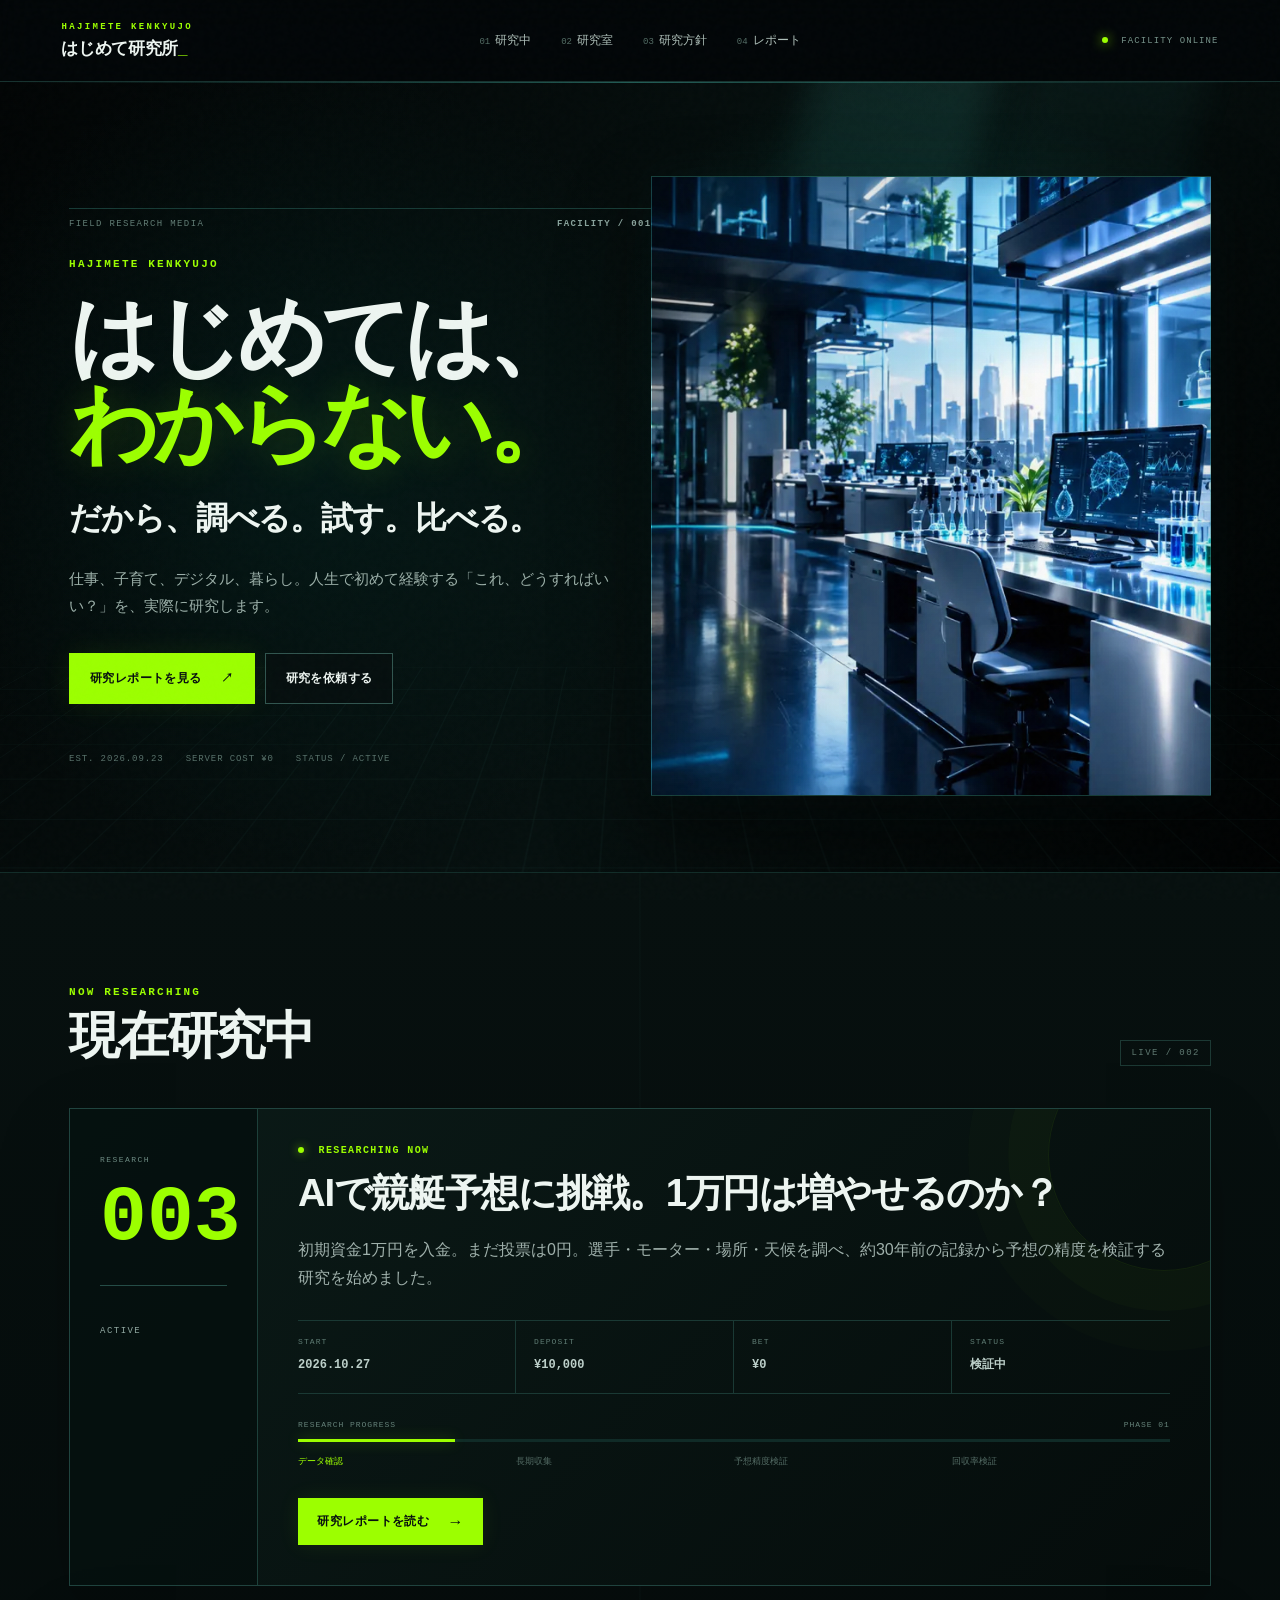
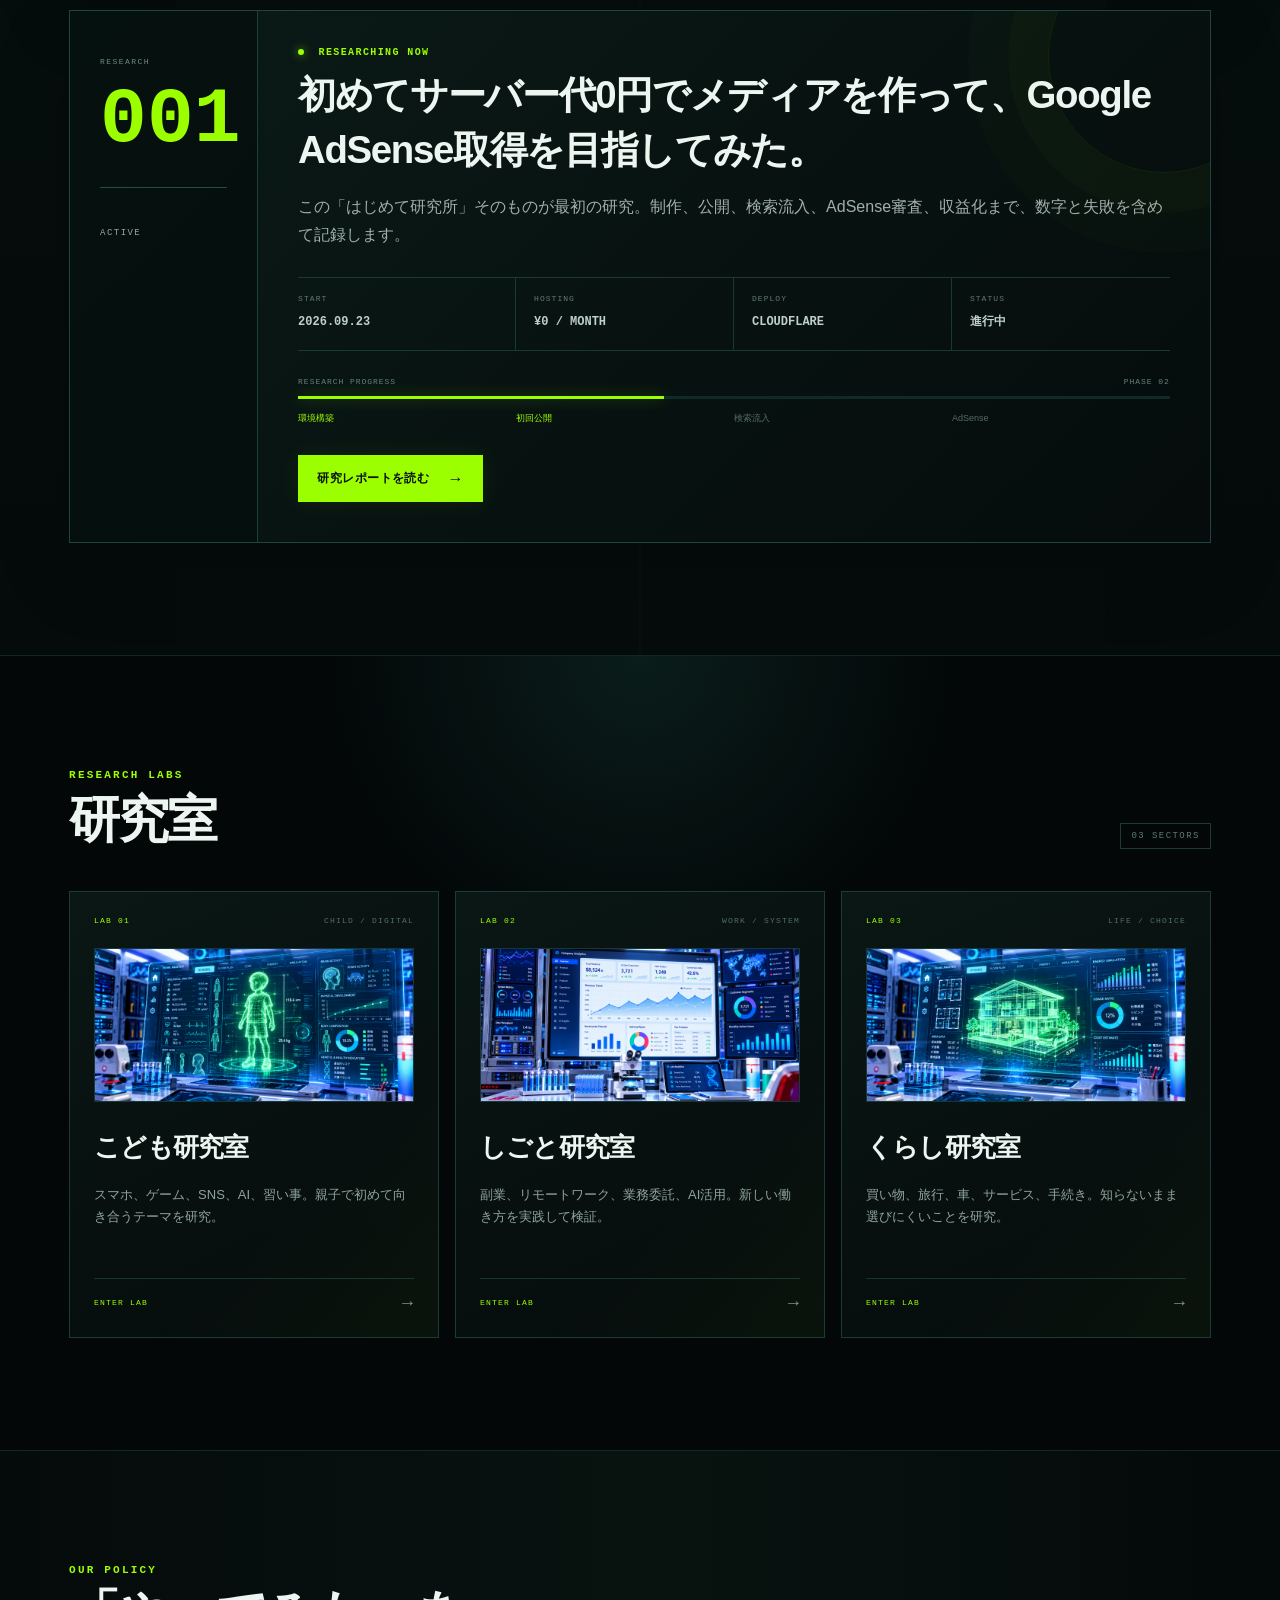
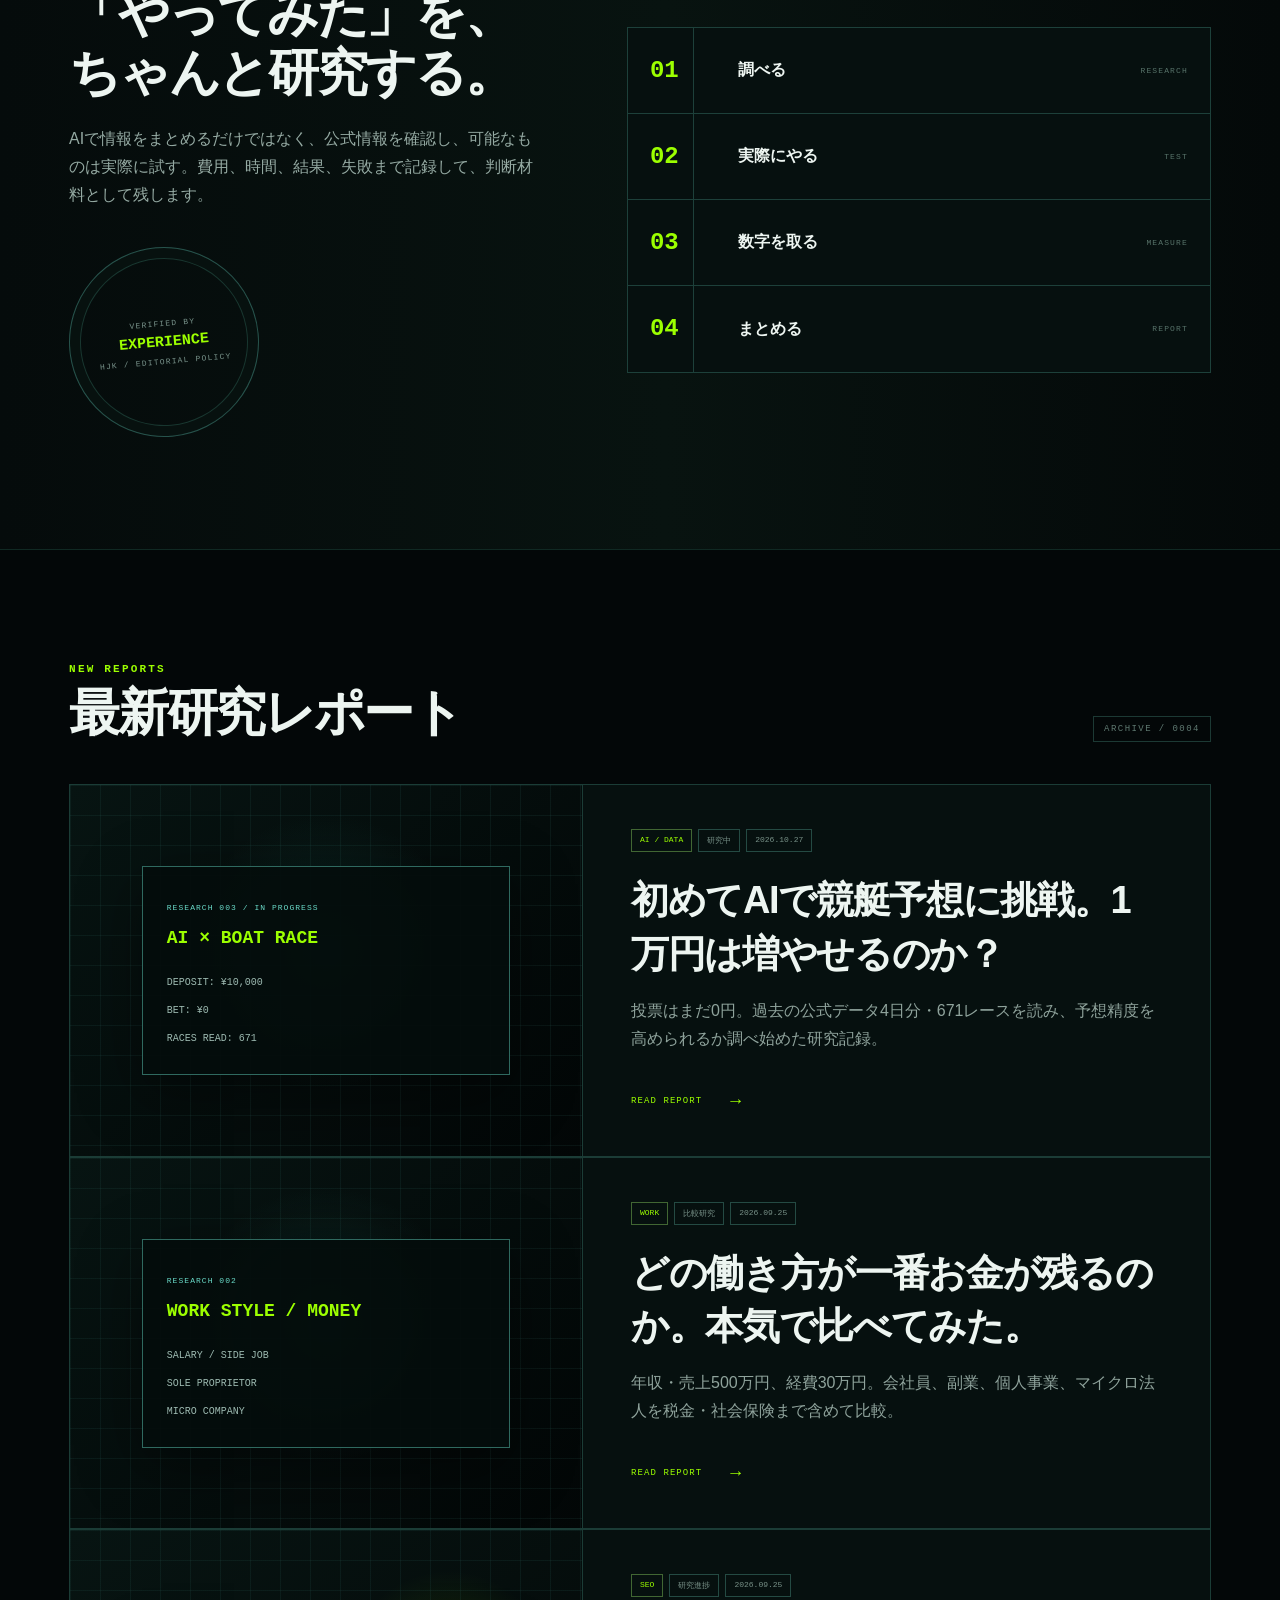
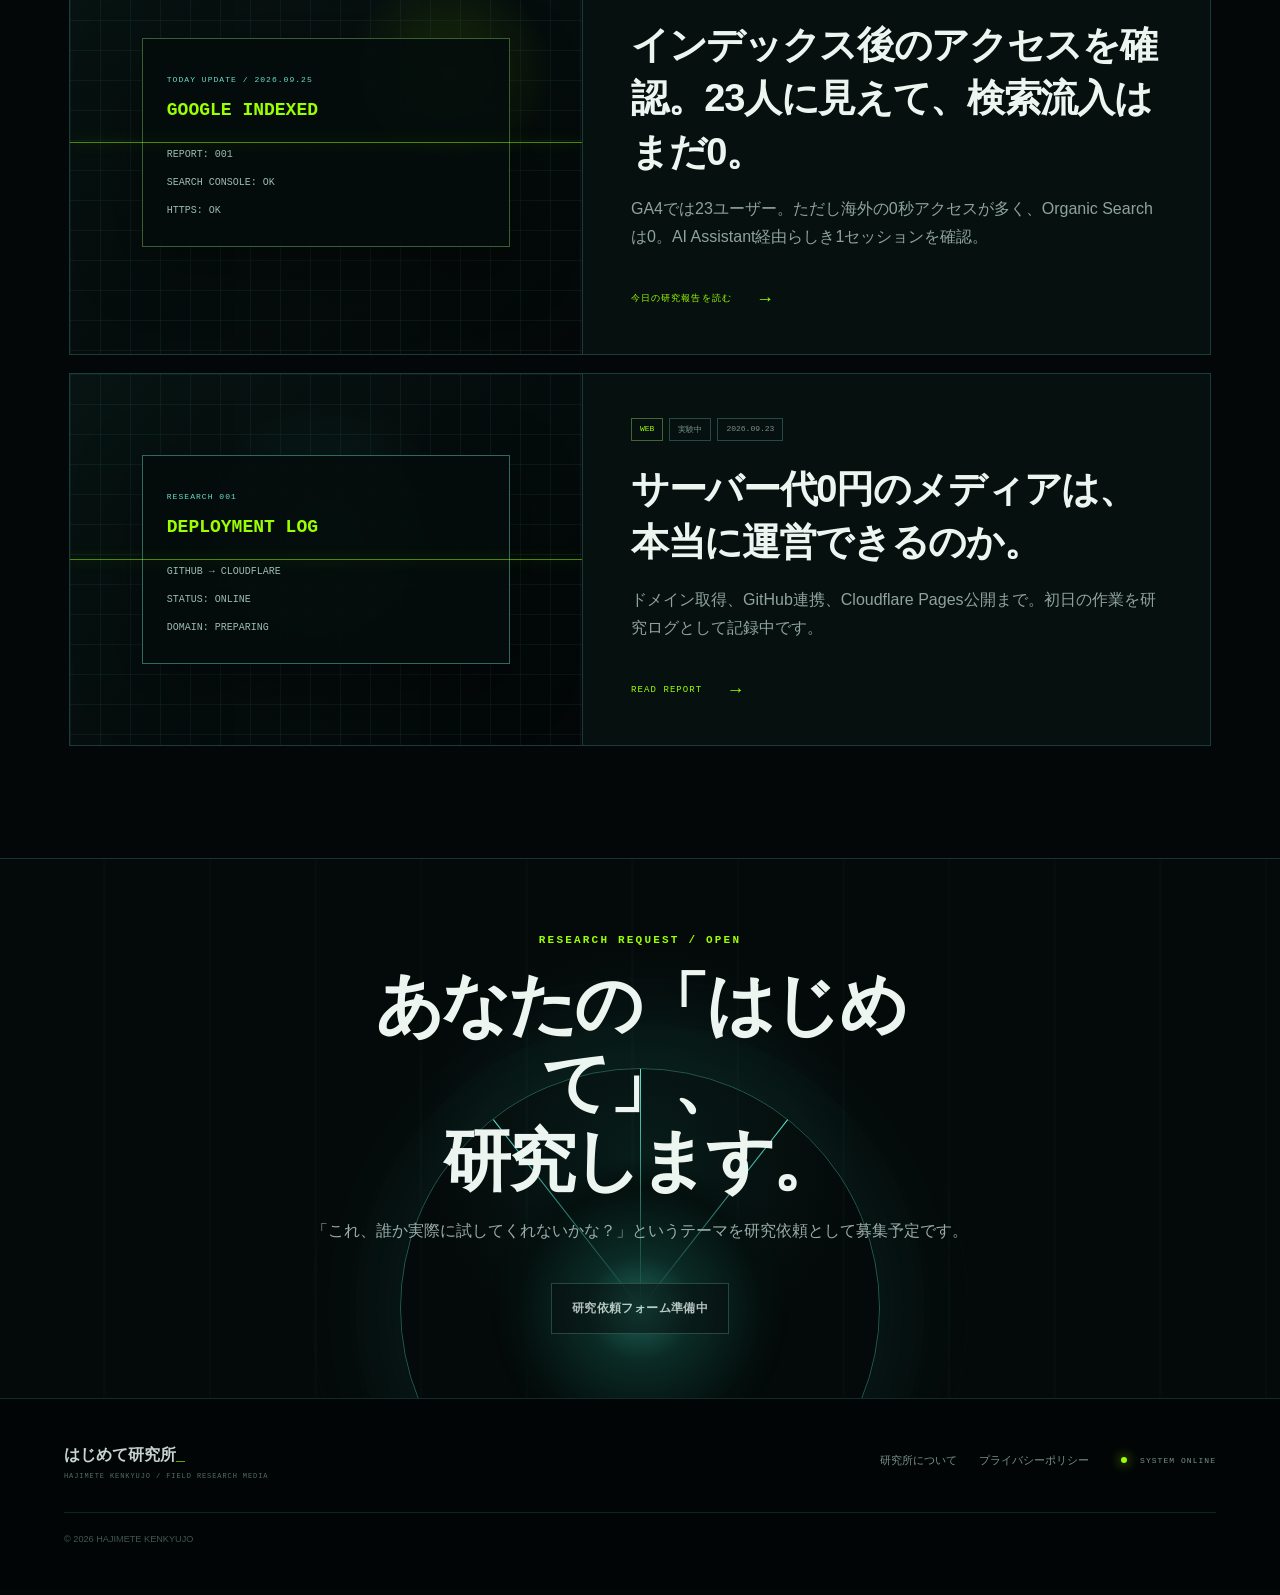
<file: index.html>
<!doctype html>
<html lang="ja">
<head>
<!-- Google tag (gtag.js) -->
<script async src="https://www.googletagmanager.com/gtag/js?id=G-F6C81J654P"></script>
<script>
  window.dataLayer = window.dataLayer || [];
  function gtag(){dataLayer.push(arguments);}
  gtag('js', new Date());

  gtag('config', 'G-F6C81J654P');
</script>
  <meta charset="utf-8">
  <meta name="viewport" content="width=device-width,initial-scale=1">
  <title>はじめて研究所｜人生の「はじめて」を調べて、試して、わかりやすく。</title>
  <meta name="description" content="仕事、子育て、デジタル、暮らし。人生で初めて経験する「これ、どうすればいい？」を、太郎所長が調べ、実際に試し、結果を研究レポートとして公開します。">
  <link rel="canonical" href="https://hajimete-kenkyujo.com/">
  <meta property="og:title" content="はじめて研究所">
  <meta property="og:description" content="人生の「はじめて」を、調べて、試して、わかりやすく。">
  <meta property="og:type" content="website">
  <meta property="og:url" content="https://hajimete-kenkyujo.com/">
  <meta name="theme-color" content="#05090a">
  <link rel="stylesheet" href="/styles.css?v=20260926-5">
</head>
<body>
<div class="noise" aria-hidden="true"></div>

<header class="site-header">
  <a class="brand" href="/" aria-label="はじめて研究所 トップ">
    <span class="brand-kicker">HAJIMETE KENKYUJO</span>
    <span class="brand-main">はじめて研究所<span class="cursor">_</span></span>
  </a>
  <nav aria-label="メインナビゲーション">
    <a href="#research"><span>01</span>研究中</a>
    <a href="#labs"><span>02</span>研究室</a>
    <a href="#policy"><span>03</span>研究方針</a>
    <a href="#reports"><span>04</span>レポート</a>
  </nav>
  <div class="header-status"><i></i> FACILITY ONLINE</div>
</header>

<main>
<section class="hero" id="top">
  <div class="hero-grid" aria-hidden="true"></div>
  <div class="hero-beam beam-a" aria-hidden="true"></div>
  <div class="hero-beam beam-b" aria-hidden="true"></div>

  <div class="hero-inner">
    <div class="hero-id">
      <span>FIELD RESEARCH MEDIA</span>
      <b>FACILITY / 001</b>
    </div>
    <p class="eyebrow">HAJIMETE KENKYUJO</p>
    <h1>はじめては、<br><em>わからない。</em></h1>
    <p class="lead">だから、調べる。試す。比べる。</p>
    <p class="sub">仕事、子育て、デジタル、暮らし。人生で初めて経験する「これ、どうすればいい？」を、実際に研究します。</p>
    <div class="actions">
      <a class="btn primary" href="#reports">研究レポートを見る <span>↗</span></a>
      <a class="btn" href="#request">研究を依頼する</a>
    </div>
    <div class="hero-footnote"><span>EST. 2026.09.23</span><span>SERVER COST ¥0</span><span>STATUS / ACTIVE</span></div>
  </div>

  <div class="lab-stage" aria-hidden="true">
    <div class="ceiling"><i></i><i></i><i></i></div>
    <div class="pillar p1"></div>
    <div class="pillar p2"></div>
    <div class="glass-wall"></div>
    <div class="monitor-wall">
      <div class="monitor m1"><small>LAB STATUS</small><strong>ONLINE</strong><span class="pulse-line"></span><span class="pulse-line short"></span></div>
      <div class="monitor m2"><small>RESEARCH LOG</small><strong>001 / ACTIVE</strong><code>DAY 0<br>COST ¥0<br>DEPLOYED</code></div>
      <div class="monitor m3"><small>INDEX</small><b>00.01</b><div class="bars"><i></i><i></i><i></i><i></i></div></div>
    </div>
    <div class="workbench">
      <div class="desk-screen"><span>HJK-01</span><i></i><i></i><i></i></div>
      <div class="desk-light"></div>
    </div>
    <div class="floor-lines"></div>
    <div class="lab-caption">RESEARCH FACILITY / SECTOR A</div>
  </div>
</section>

<section id="research" class="section research-zone">
  <div class="section-shell">
    <div class="section-head">
      <div><p>NOW RESEARCHING</p><h2>現在研究中</h2></div>
      <span class="section-code">LIVE / 002</span>
    </div>

    <article class="research-card" style="margin-bottom:24px">
      <div class="research-index">
        <span>RESEARCH</span>
        <div class="number">003</div>
        <i></i>
        <small>ACTIVE</small>
      </div>
      <div class="research-body">
        <p class="status"><i></i> RESEARCHING NOW</p>
        <h3>AIで競艇予想に挑戦。1万円は増やせるのか？</h3>
        <p class="research-desc">初期資金1万円を入金。まだ投票は0円。選手・モーター・場所・天候を調べ、約30年前の記録から予想の精度を検証する研究を始めました。</p>
        <div class="research-stats">
          <div><small>START</small><b>2026.10.27</b></div>
          <div><small>DEPOSIT</small><b>¥10,000</b></div>
          <div><small>BET</small><b>¥0</b></div>
          <div><small>STATUS</small><b>検証中</b></div>
        </div>
        <div class="progress">
          <div class="progress-head"><span>RESEARCH PROGRESS</span><span>PHASE 01</span></div>
          <div class="track"><i style="width:18%"></i></div>
          <div class="milestones"><span class="done">データ確認</span><span>長期収集</span><span>予想精度検証</span><span>回収率検証</span></div>
        </div>
        <a class="research-open" href="/reports/003/">研究レポートを読む <b>→</b></a>
      </div>
    </article>
    <article class="research-card">
      <div class="research-index">
        <span>RESEARCH</span>
        <div class="number">001</div>
        <i></i>
        <small>ACTIVE</small>
      </div>
      <div class="research-body">
        <p class="status"><i></i> RESEARCHING NOW</p>
        <h3>初めてサーバー代0円でメディアを作って、Google AdSense取得を目指してみた。</h3>
        <p class="research-desc">この「はじめて研究所」そのものが最初の研究。制作、公開、検索流入、AdSense審査、収益化まで、数字と失敗を含めて記録します。</p>
        <div class="research-stats">
          <div><small>START</small><b>2026.09.23</b></div>
          <div><small>HOSTING</small><b>¥0 / MONTH</b></div>
          <div><small>DEPLOY</small><b>CLOUDFLARE</b></div>
          <div><small>STATUS</small><b>進行中</b></div>
        </div>
        <div class="progress">
          <div class="progress-head"><span>RESEARCH PROGRESS</span><span>PHASE 02</span></div>
          <div class="track"><i style="width:42%"></i></div>
          <div class="milestones"><span class="done">環境構築</span><span class="done">初回公開</span><span>検索流入</span><span>AdSense</span></div>
        </div>
        <a class="research-open" href="/reports/001/">研究レポートを読む <b>→</b></a>
      </div>
    </article>
  </div>
</section>

<section id="labs" class="section labs-zone">
  <div class="section-shell">
    <div class="section-head">
      <div><p>RESEARCH LABS</p><h2>研究室</h2></div>
      <span class="section-code">03 SECTORS</span>
    </div>

    <div class="labs">
      <article class="lab-card">
        <div class="lab-top"><span>LAB 01</span><i>CHILD / DIGITAL</i></div>
        <div class="lab-visual visual-child visual-work-photo"><img src="/assets/labs/child-lab-original.png?v=20260927-original" alt="子どもの成長データをホログラム表示する研究所イメージ" loading="eager" decoding="async"></div>
        <h3>こども研究室</h3>
        <p>スマホ、ゲーム、SNS、AI、習い事。親子で初めて向き合うテーマを研究。</p>
        <div class="lab-bottom"><span>ENTER LAB</span><b>→</b></div>
      </article>

      <article class="lab-card">
        <div class="lab-top"><span>LAB 02</span><i>WORK / SYSTEM</i></div>
        <div class="lab-visual visual-work visual-work-photo"><img src="/assets/labs/work-lab-original.png?v=20260927-original" alt="ビジネス分析画面が並ぶ研究所イメージ" loading="eager" decoding="async"></div>
        <h3>しごと研究室</h3>
        <p>副業、リモートワーク、業務委託、AI活用。新しい働き方を実践して検証。</p>
        <div class="lab-bottom"><span>ENTER LAB</span><b>→</b></div>
      </article>

      <article class="lab-card">
        <div class="lab-top"><span>LAB 03</span><i>LIFE / CHOICE</i></div>
        <div class="lab-visual visual-life visual-work-photo"><img src="/assets/labs/life-lab-original.png?v=20260927-original" alt="住宅の3Dモデルと暮らしのデータ分析画面が浮かぶ研究所イメージ" loading="eager" decoding="async"></div>
        <h3>くらし研究室</h3>
        <p>買い物、旅行、車、サービス、手続き。知らないまま選びにくいことを研究。</p>
        <div class="lab-bottom"><span>ENTER LAB</span><b>→</b></div>
      </article>
    </div>
  </div>
</section>

<section id="policy" class="section policy-zone">
  <div class="section-shell policy-layout">
    <div class="policy-intro">
      <div class="section-head compact">
        <div><p>OUR POLICY</p><h2>「やってみた」を、<br>ちゃんと研究する。</h2></div>
      </div>
      <p>AIで情報をまとめるだけではなく、公式情報を確認し、可能なものは実際に試す。費用、時間、結果、失敗まで記録して、判断材料として残します。</p>
      <div class="policy-seal"><span>VERIFIED BY</span><b>EXPERIENCE</b><small>HJK / EDITORIAL POLICY</small></div>
    </div>

    <div class="process">
      <div><b>01</b><span>調べる</span><small>RESEARCH</small></div>
      <div><b>02</b><span>実際にやる</span><small>TEST</small></div>
      <div><b>03</b><span>数字を取る</span><small>MEASURE</small></div>
      <div><b>04</b><span>まとめる</span><small>REPORT</small></div>
    </div>
  </div>
</section>

<section id="reports" class="section reports-zone">
  <div class="section-shell">
    <div class="section-head">
      <div><p>NEW REPORTS</p><h2>最新研究レポート</h2></div>
      <span class="section-code">ARCHIVE / 0004</span>
    </div>
    <article class="report-card">
      <div class="report-thumb"><div class="report-terminal"><small>RESEARCH 003 / IN PROGRESS</small><b>AI × BOAT RACE</b><code>DEPOSIT: ¥10,000<br>BET: ¥0<br>RACES READ: 671</code></div></div>
      <div class="report-copy">
        <div class="report-labels"><span>AI / DATA</span><span>研究中</span><span>2026.10.27</span></div>
        <h3>初めてAIで競艇予想に挑戦。1万円は増やせるのか？</h3>
        <p>投票はまだ0円。過去の公式データ4日分・671レースを読み、予想精度を高められるか調べ始めた研究記録。</p>
        <a class="report-link" href="/reports/003/">READ REPORT <b>→</b></a>
      </div>
    </article>
    <article class="report-card">
      <div class="report-thumb"><div class="report-terminal"><small>RESEARCH 002</small><b>WORK STYLE / MONEY</b><code>SALARY / SIDE JOB<br>SOLE PROPRIETOR<br>MICRO COMPANY</code></div></div>
      <div class="report-copy"><div class="report-labels"><span>WORK</span><span>比較研究</span><span>2026.09.25</span></div>
      <h3>どの働き方が一番お金が残るのか。本気で比べてみた。</h3>
      <p>年収・売上500万円、経費30万円。会社員、副業、個人事業、マイクロ法人を税金・社会保険まで含めて比較。</p>
      <a class="report-link" href="/reports/002/">READ REPORT <b>→</b></a></div>
    </article>

    <article class="report-card report-update-card">
      <div class="report-thumb update-thumb">
        <span class="scan"></span>
        <div class="report-terminal">
          <small>TODAY UPDATE / 2026.09.25</small>
          <b>GOOGLE INDEXED</b>
          <code>REPORT: 001<br>SEARCH CONSOLE: OK<br>HTTPS: OK</code>
        </div>
      </div>
      <div class="report-copy">
        <div class="report-labels"><span>SEO</span><span>研究進捗</span><span>2026.09.25</span></div>
        <h3>インデックス後のアクセスを確認。23人に見えて、検索流入はまだ0。</h3>
        <p>GA4では23ユーザー。ただし海外の0秒アクセスが多く、Organic Searchは0。AI Assistant経由らしき1セッションを確認。</p>
        <a class="report-link" href="/reports/001/#step-10-ga4">今日の研究報告を読む <b>→</b></a>
      </div>
    </article>

    <article class="report-card">
      <div class="report-thumb">
        <span class="scan"></span>
        <div class="report-terminal"><small>RESEARCH 001</small><b>DEPLOYMENT LOG</b><code>GITHUB → CLOUDFLARE<br>STATUS: ONLINE<br>DOMAIN: PREPARING</code></div>
      </div>
      <div class="report-copy">
        <div class="report-labels"><span>WEB</span><span>実験中</span><span>2026.09.23</span></div>
        <h3>サーバー代0円のメディアは、本当に運営できるのか。</h3>
        <p>ドメイン取得、GitHub連携、Cloudflare Pages公開まで。初日の作業を研究ログとして記録中です。</p>
        <a class="report-link" href="/reports/001/">READ REPORT <b>→</b></a>
      </div>
    </article>
  </div>
</section>

<section id="request" class="cta">
  <div class="portal" aria-hidden="true"><i></i><i></i><i></i></div>
  <div class="cta-inner">
    <p>RESEARCH REQUEST / OPEN</p>
    <h2>あなたの「はじめて」、<br>研究します。</h2>
    <p>「これ、誰か実際に試してくれないかな？」というテーマを研究依頼として募集予定です。</p>
    <span class="btn disabled">研究依頼フォーム準備中</span>
  </div>
</section>
</main>

<footer>
  <div class="footer-brand"><b>はじめて研究所<span>_</span></b><small>HAJIMETE KENKYUJO / FIELD RESEARCH MEDIA</small></div>
  <div class="footer-links"><a href="/about.html">研究所について</a><a href="/privacy.html">プライバシーポリシー</a></div>
  <div class="footer-status"><i></i> SYSTEM ONLINE</div>
  <small class="copyright">© 2026 HAJIMETE KENKYUJO</small>
</footer>
<script src="/script.js"></script>
</body>
</html>
</file>
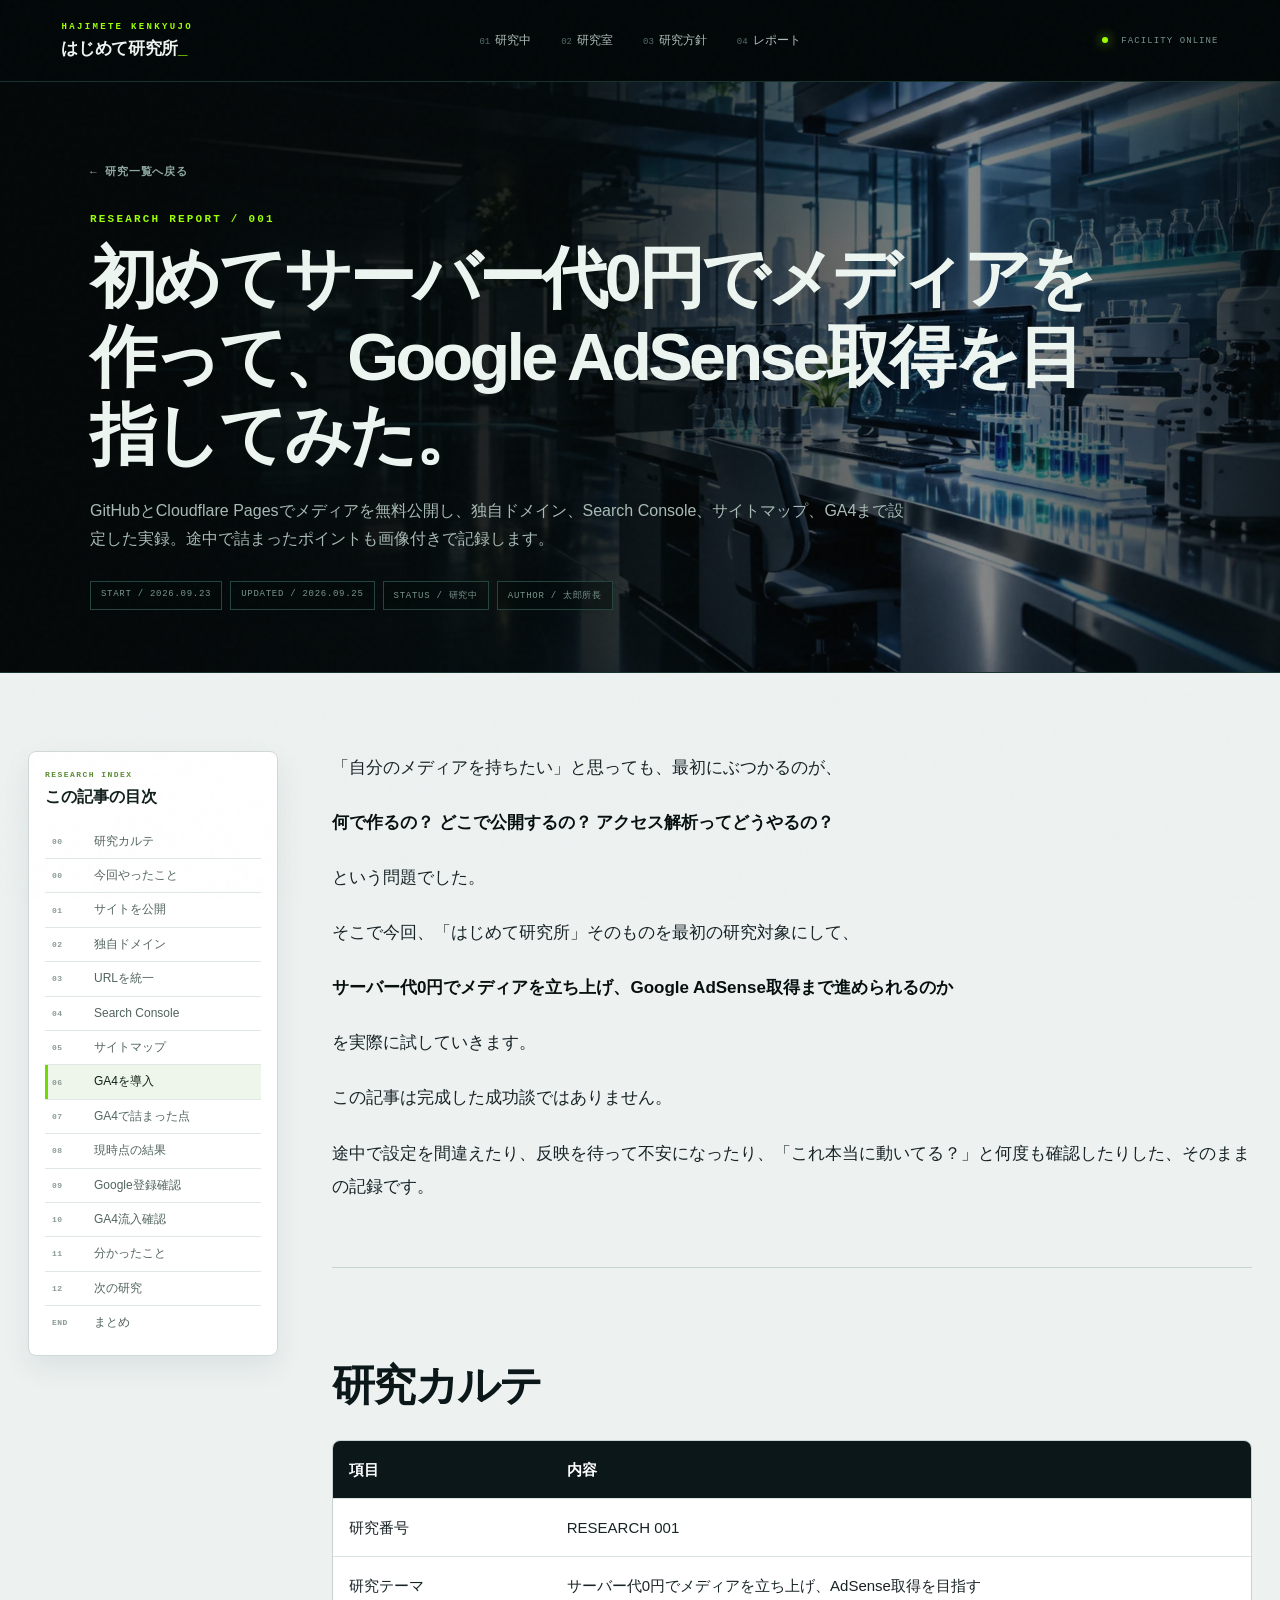
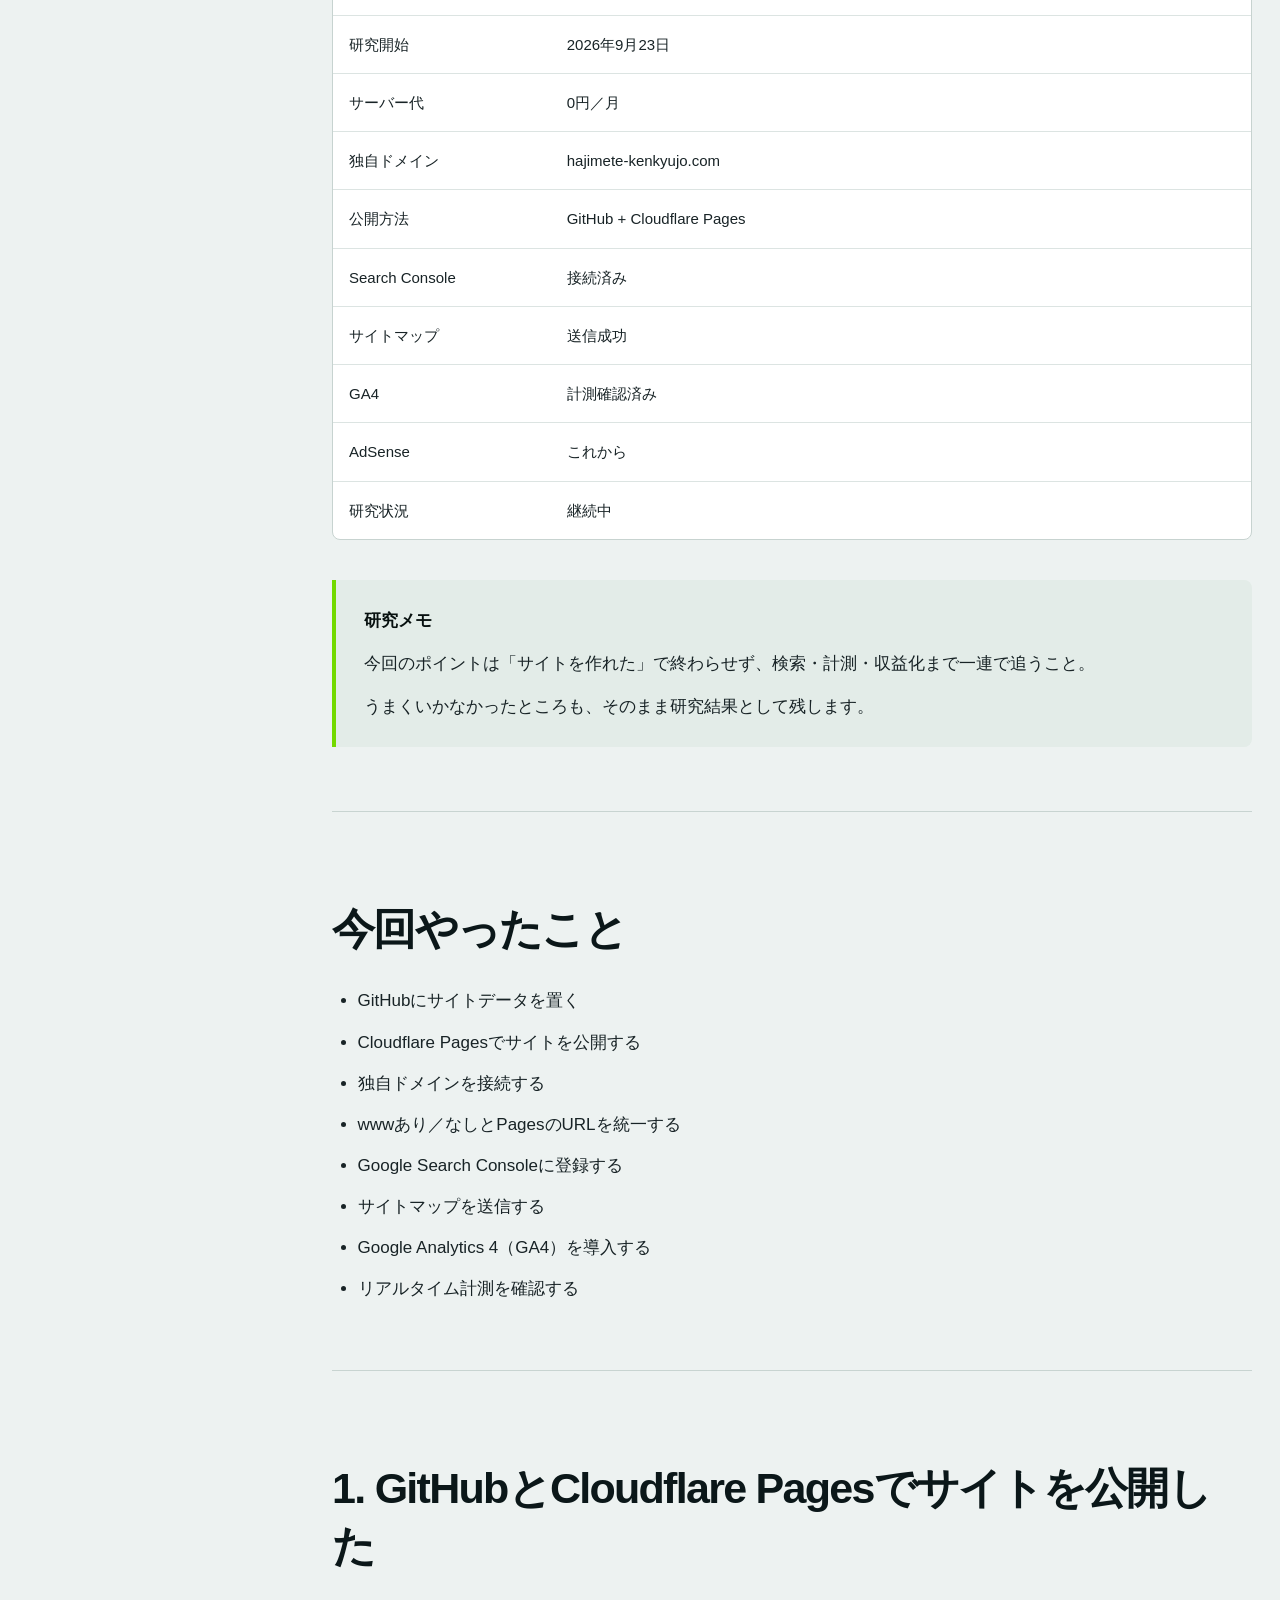
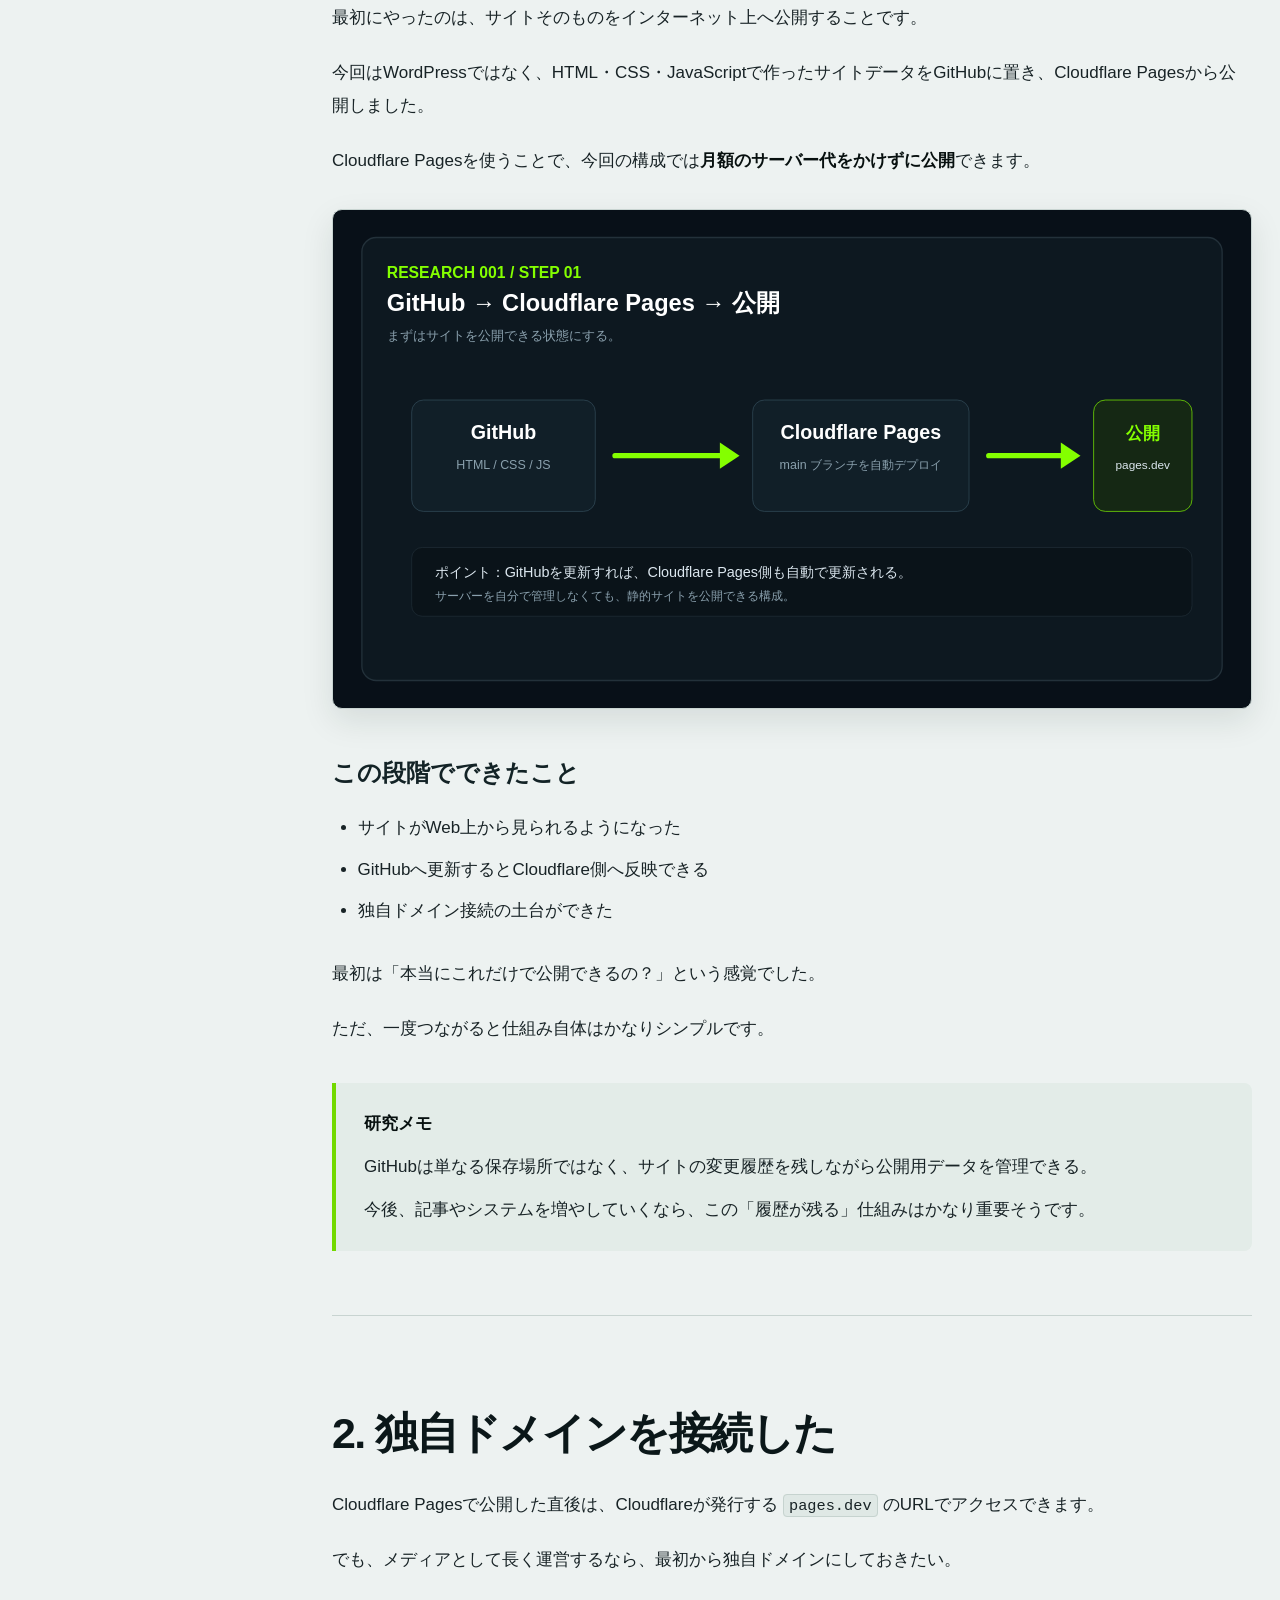
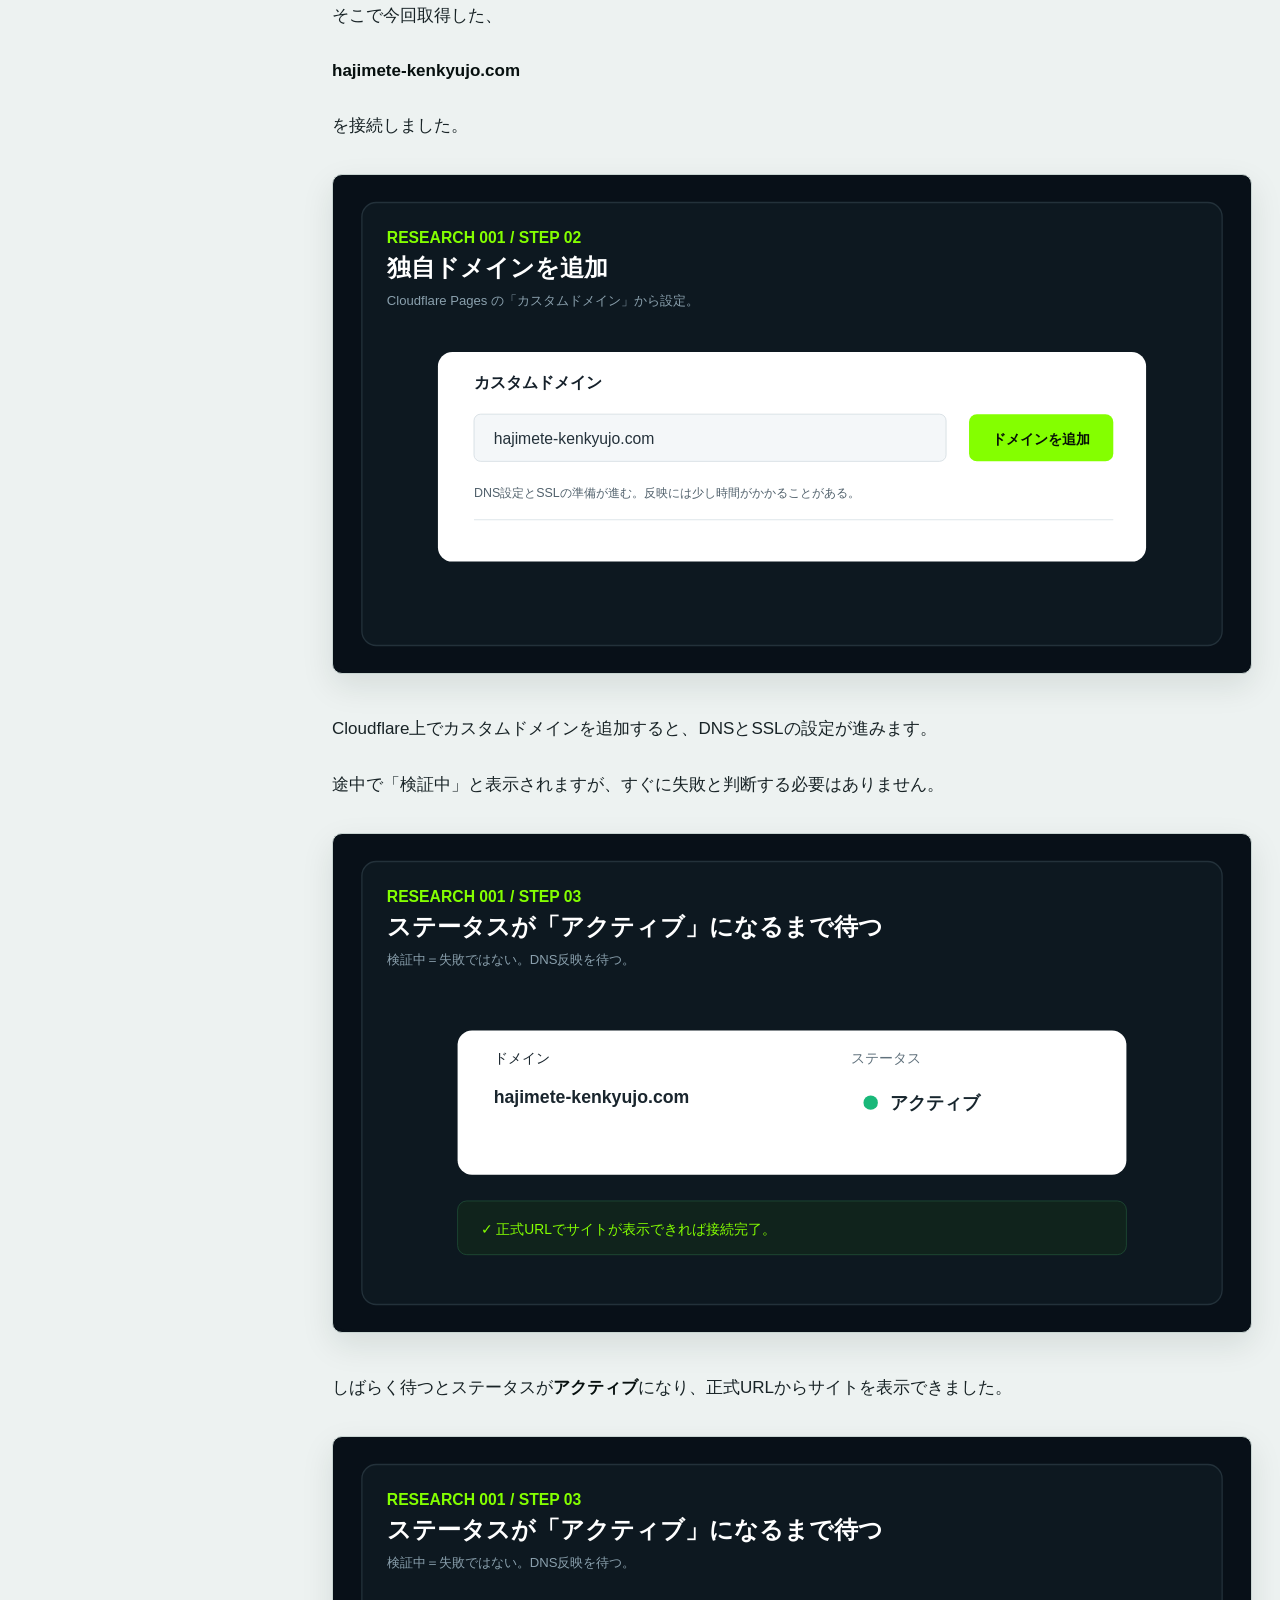
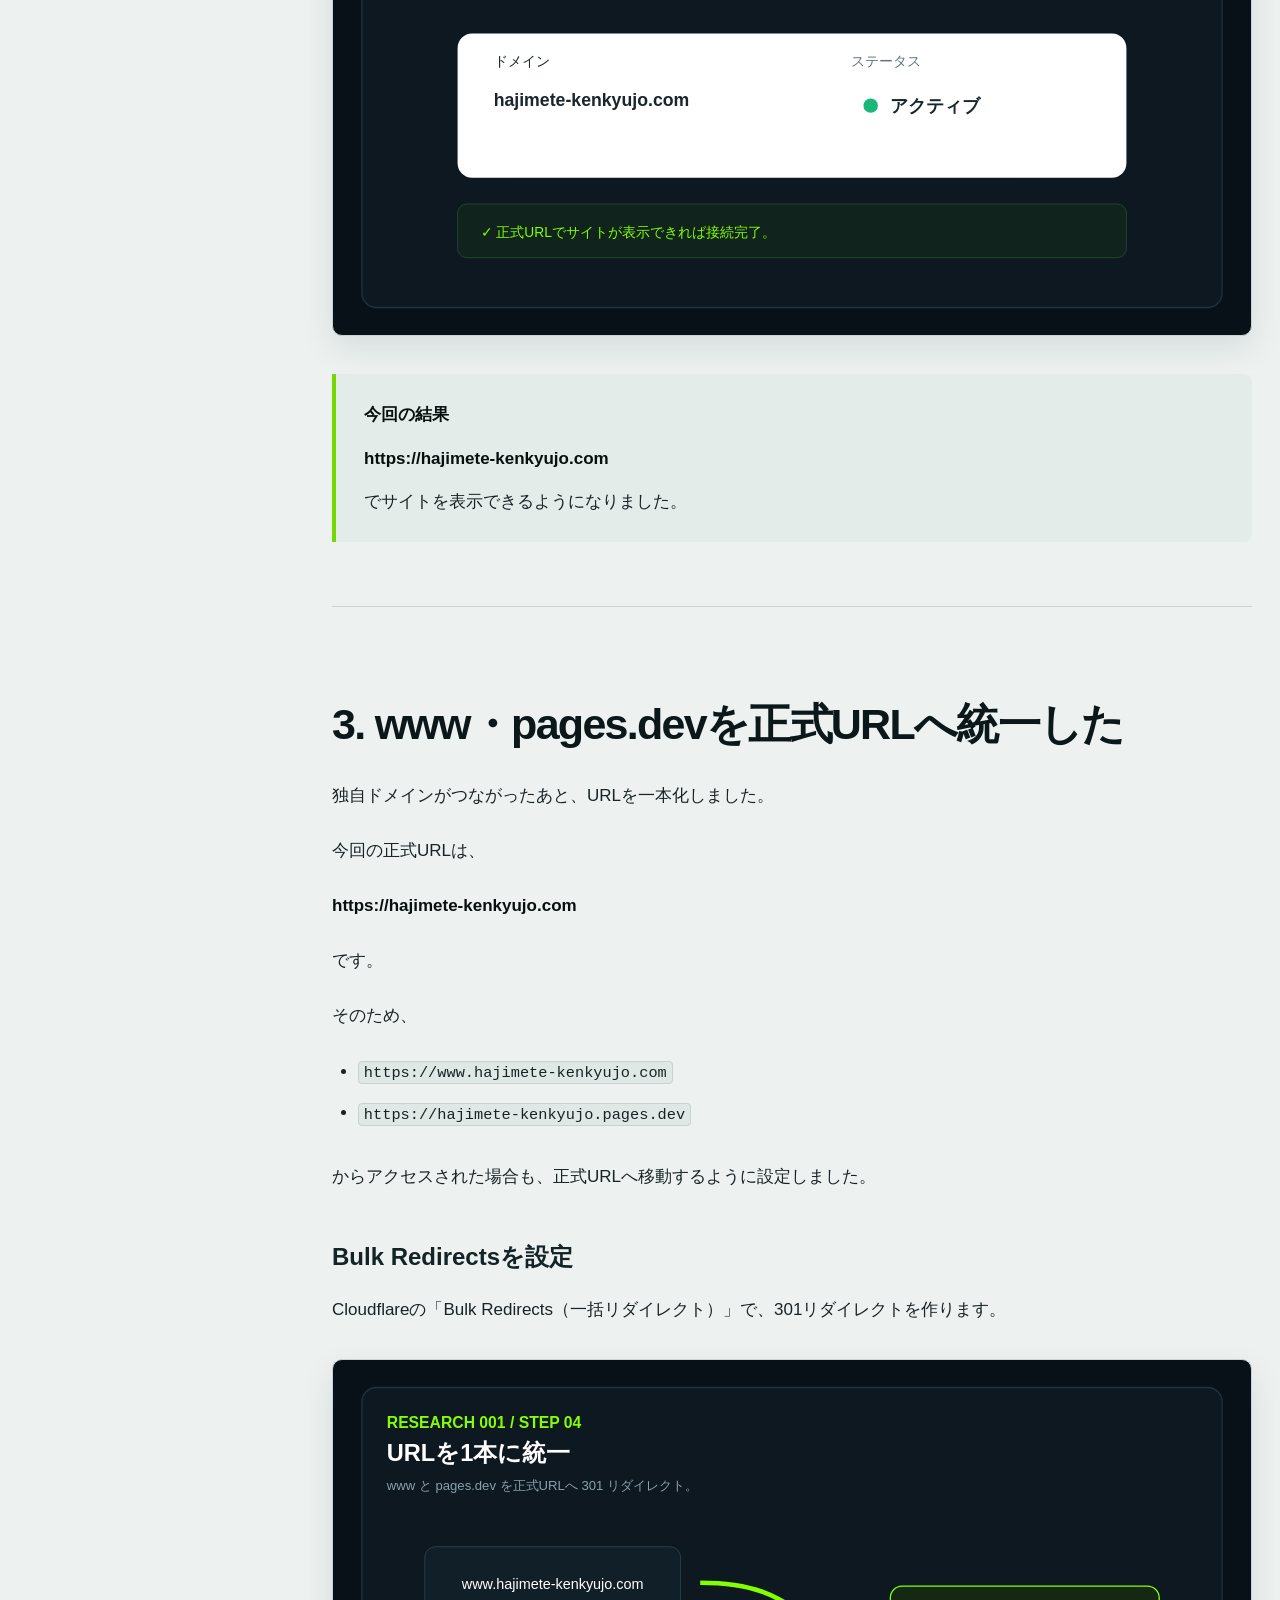
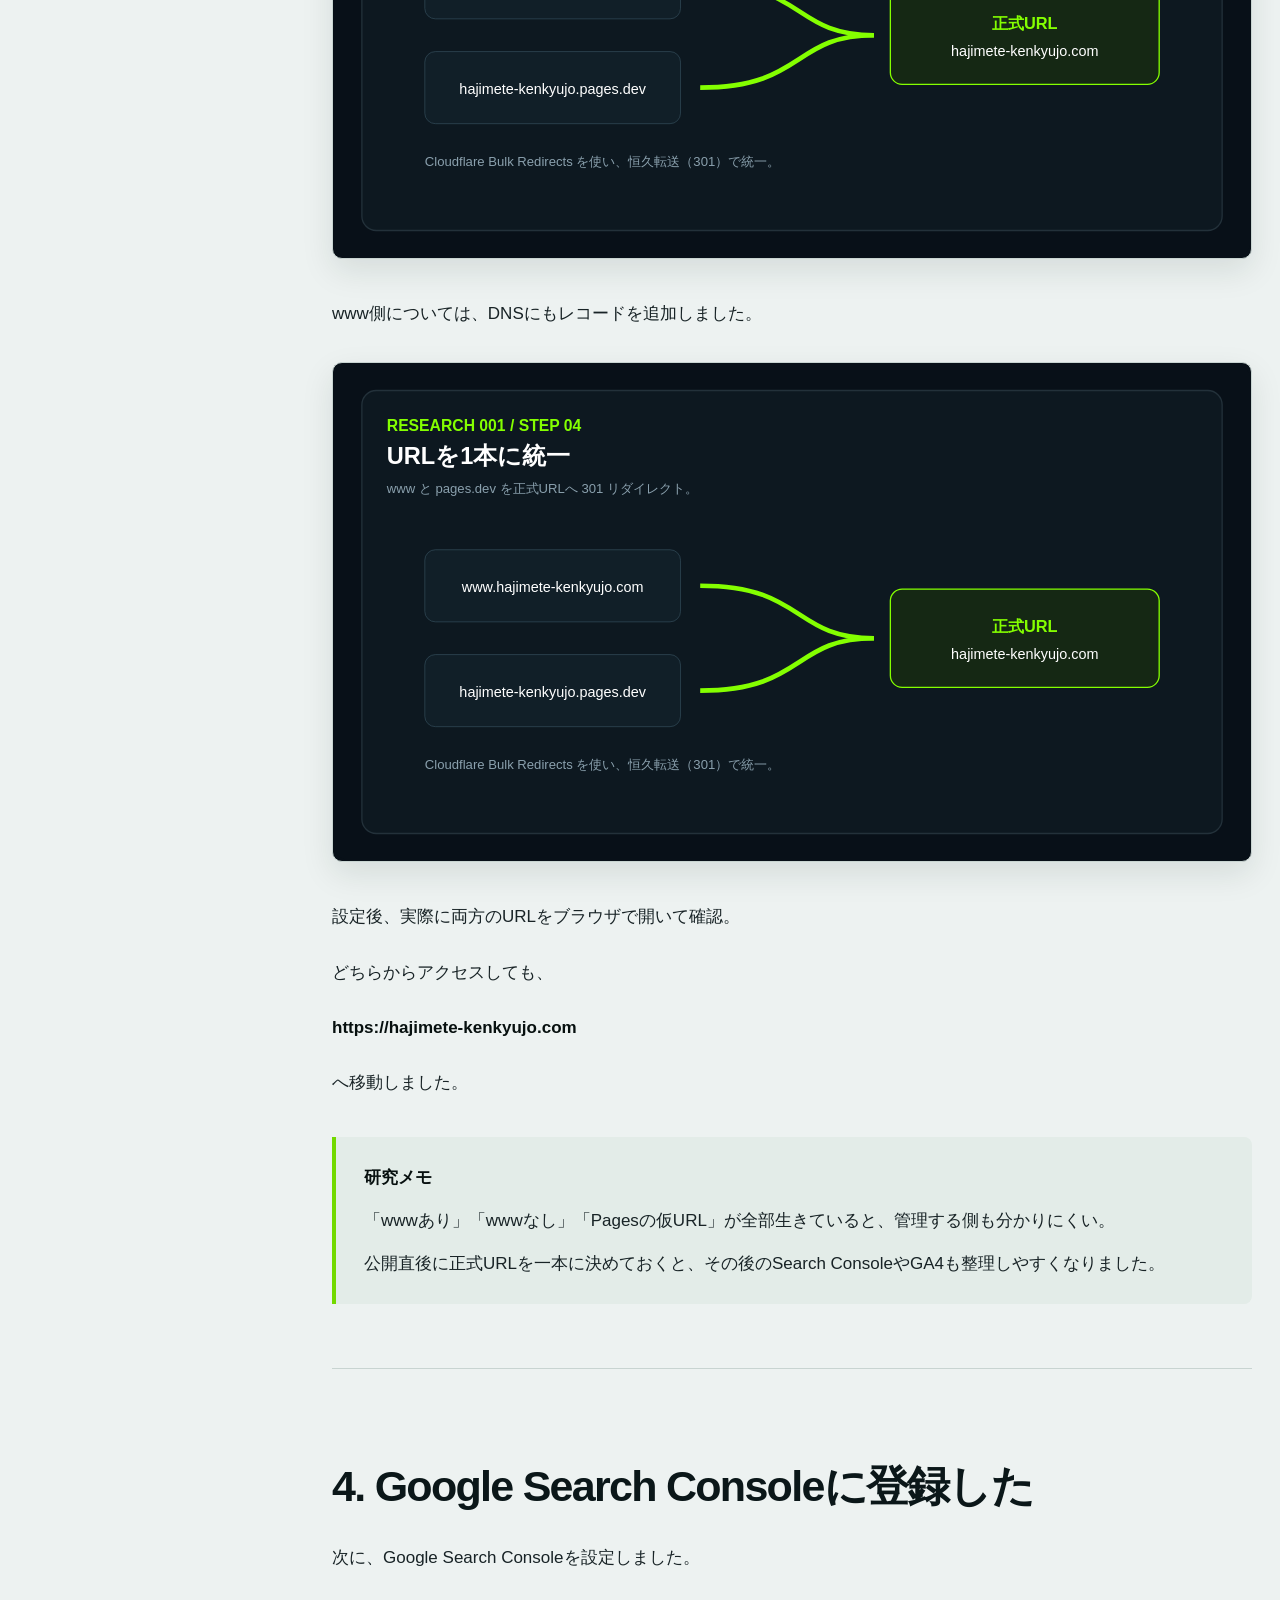
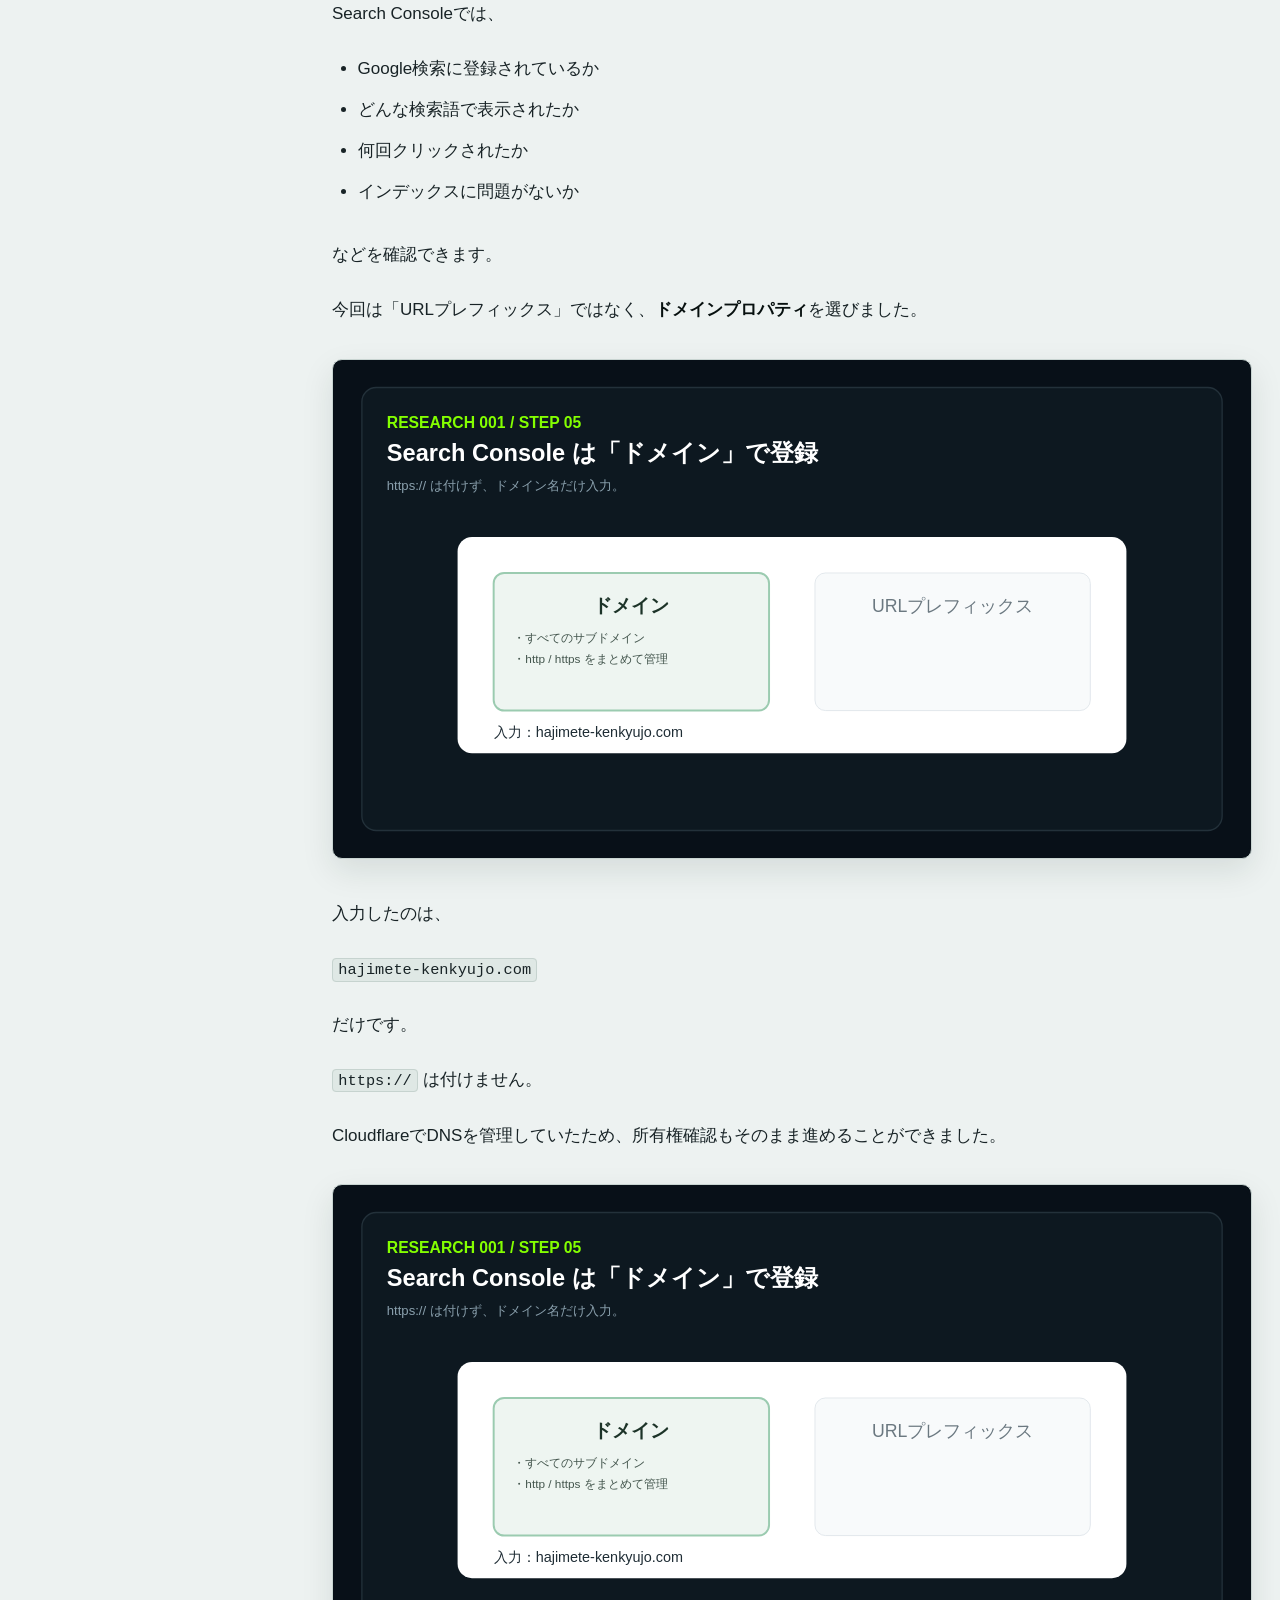
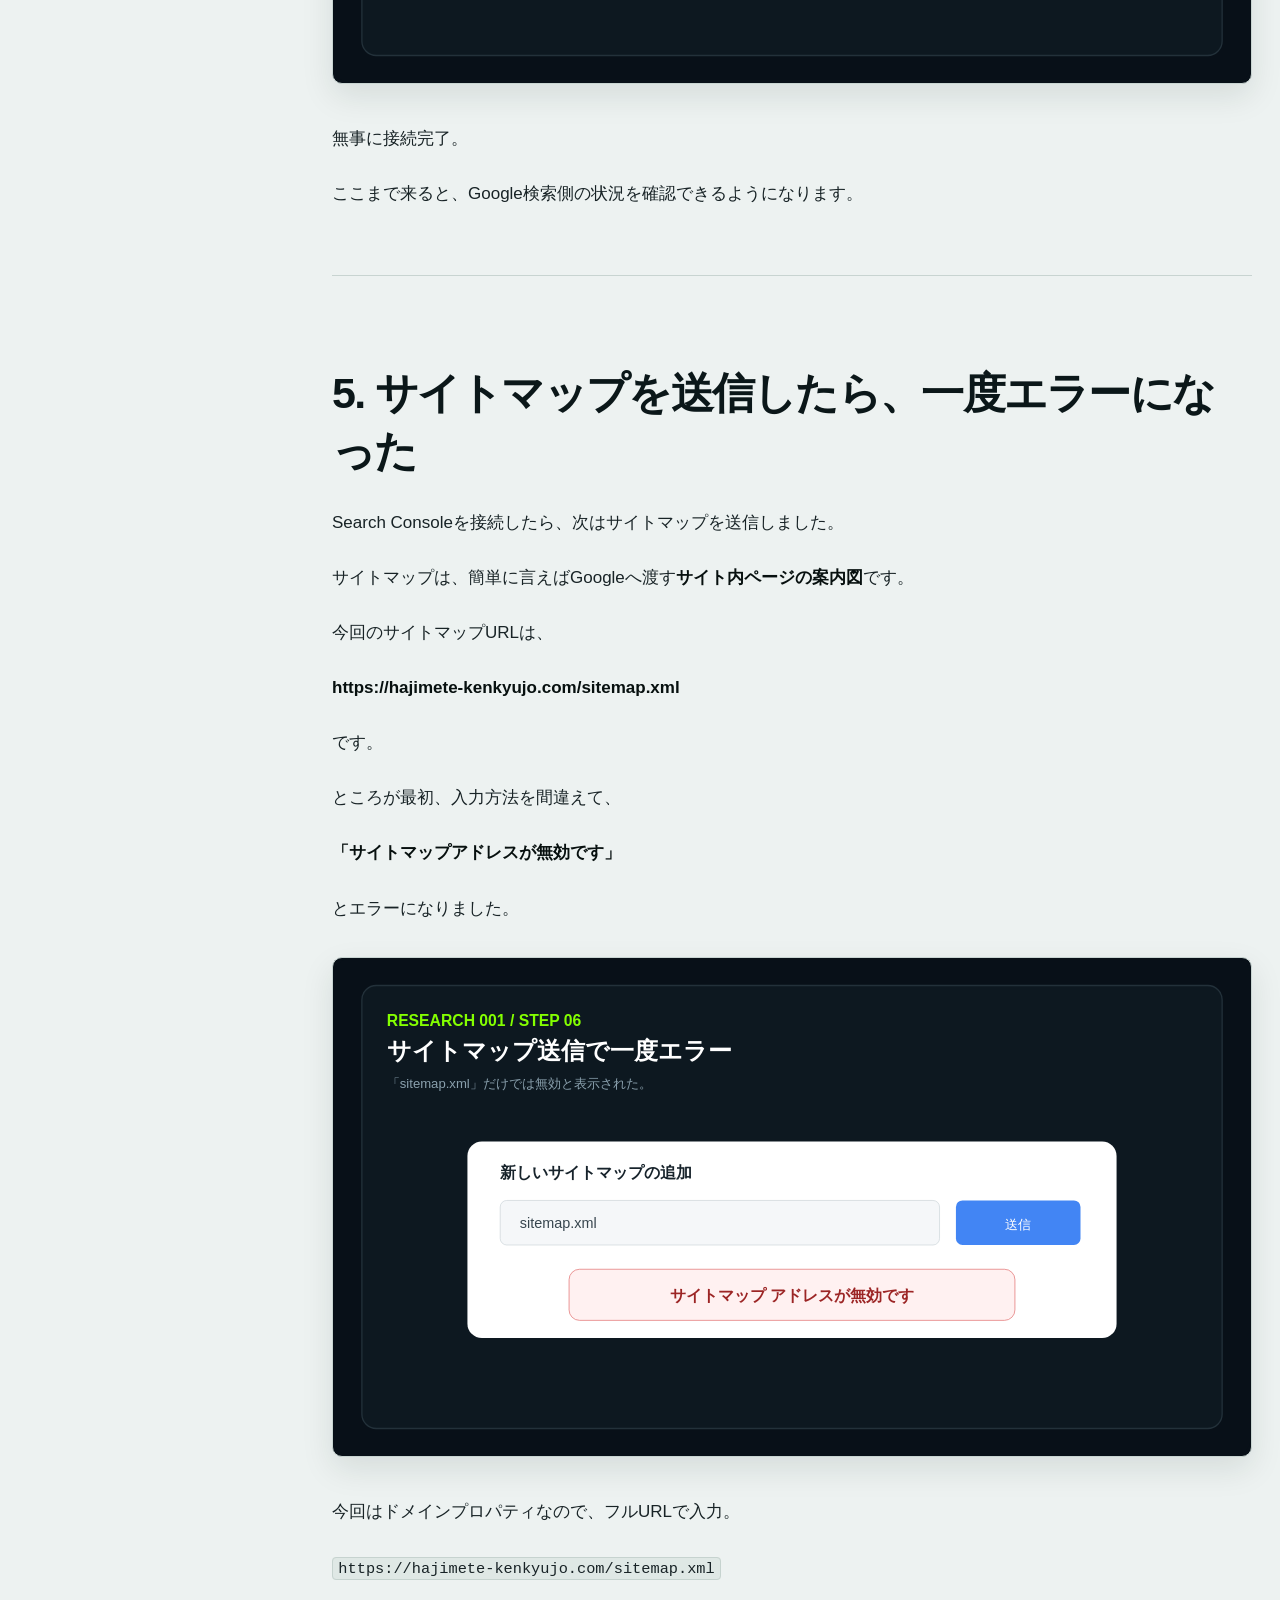
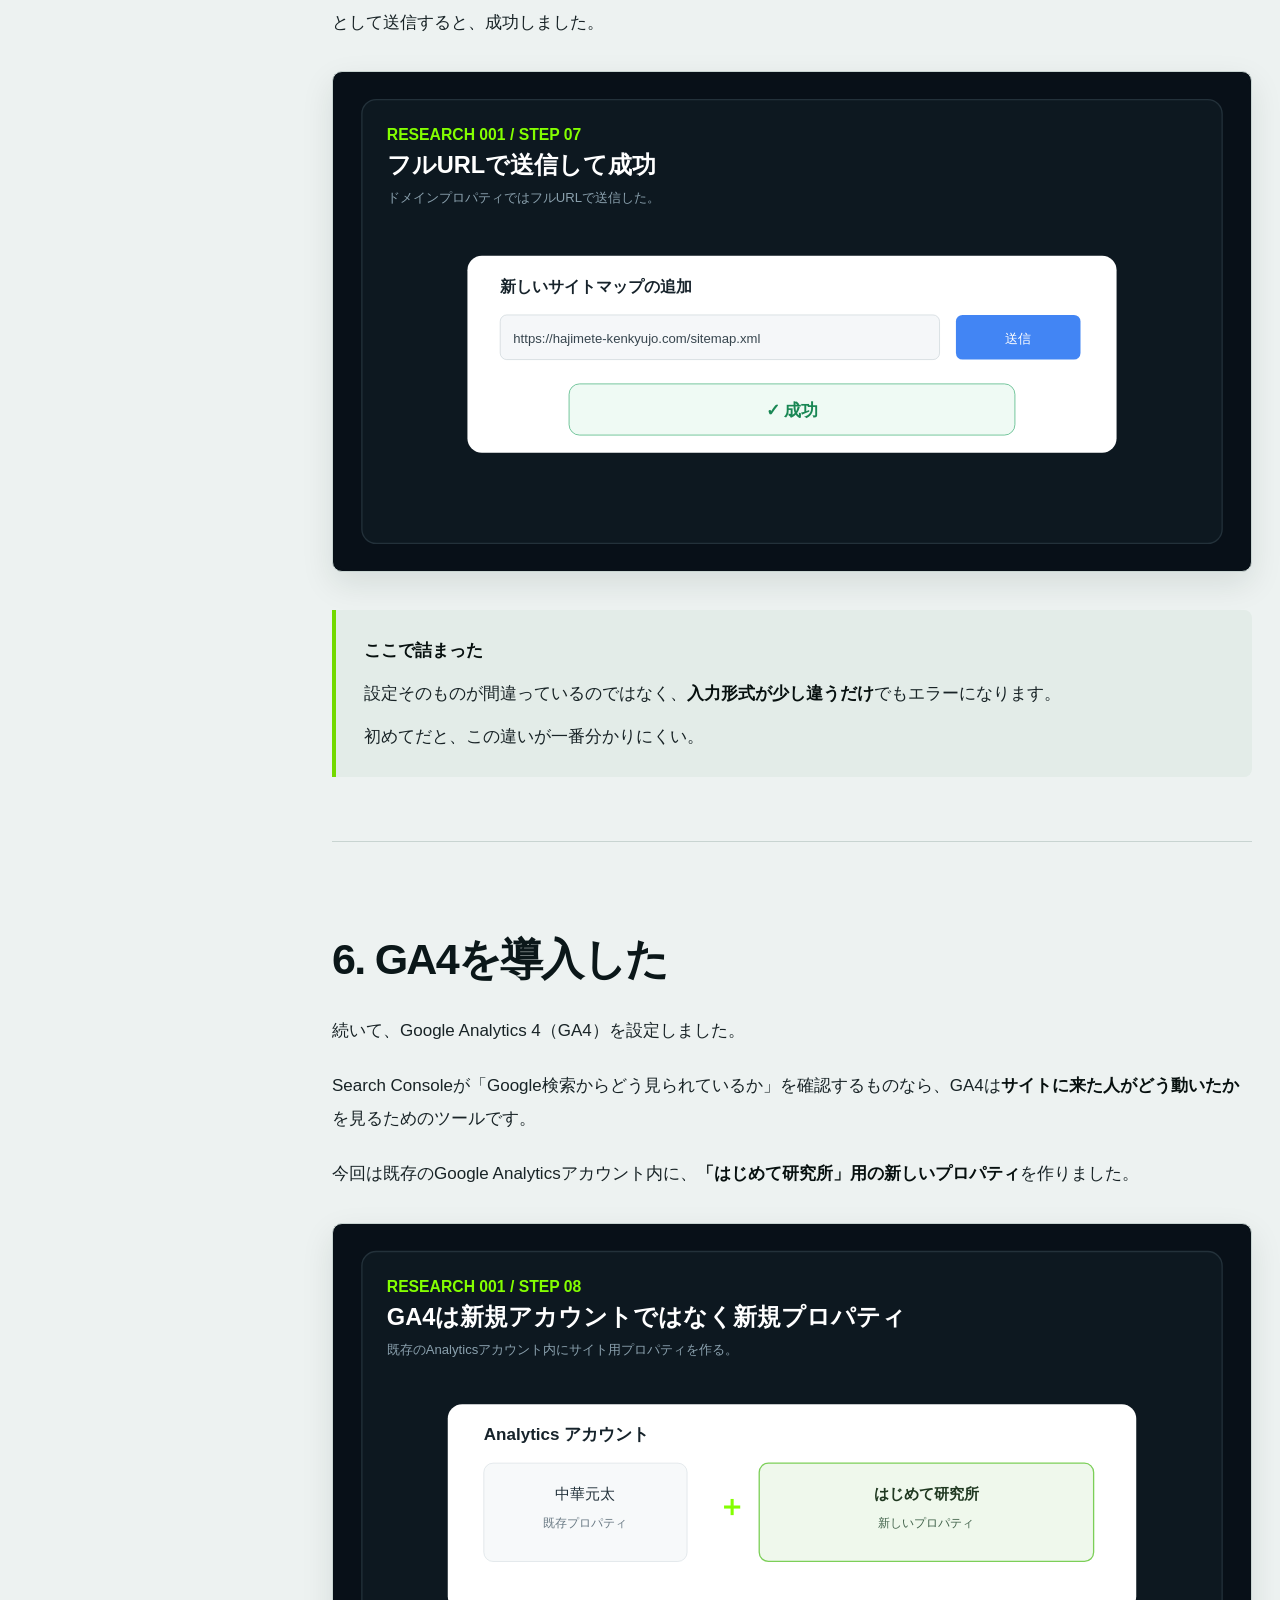
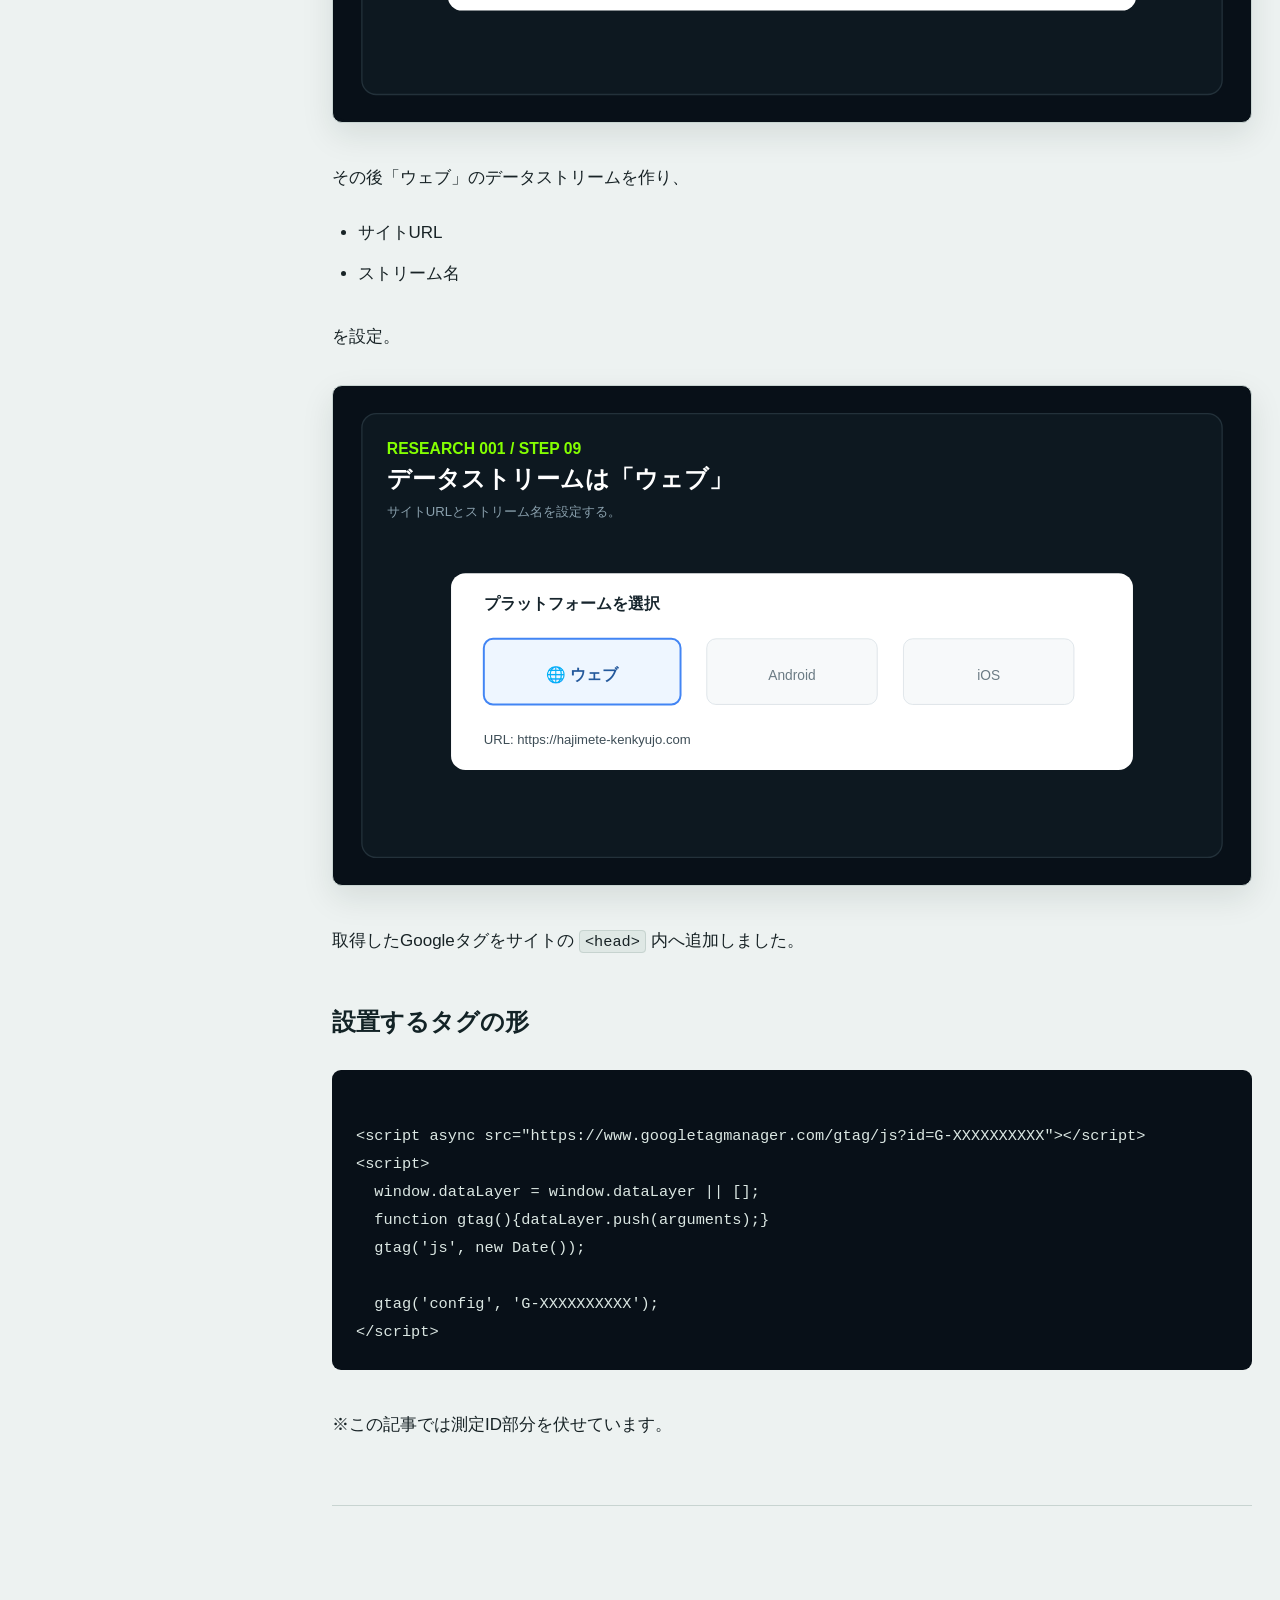
<file: reports/001/index.html>
<!doctype html>
<html lang="ja">
<head>
<!-- Google tag (gtag.js) -->
<script async src="https://www.googletagmanager.com/gtag/js?id=G-F6C81J654P"></script>
<script>
  window.dataLayer = window.dataLayer || [];
  function gtag(){dataLayer.push(arguments);}
  gtag('js', new Date());
  gtag('config', 'G-F6C81J654P');
</script>
<meta charset="utf-8">
<meta name="viewport" content="width=device-width,initial-scale=1">
<title>初めてサーバー代0円でメディアを作って、Google AdSense取得を目指してみた。｜はじめて研究所</title>
<meta name="description" content="GitHubとCloudflare Pagesでメディアを無料公開し、独自ドメイン、Search Console、サイトマップ、GA4まで設定した実録。途中で詰まったポイントも画像付きで記録します。">
<link rel="canonical" href="https://hajimete-kenkyujo.com/reports/001/">
<meta property="og:title" content="初めてサーバー代0円でメディアを作って、Google AdSense取得を目指してみた。">
<meta property="og:description" content="GitHubとCloudflare Pagesでメディアを無料公開し、独自ドメイン、Search Console、サイトマップ、GA4まで設定した実録。途中で詰まったポイントも画像付きで記録します。">
<meta property="og:type" content="article">
<meta property="og:url" content="https://hajimete-kenkyujo.com/reports/001/">
<meta property="og:image" content="https://hajimete-kenkyujo.com/assets/top-lab.webp">
<meta name="theme-color" content="#05090a">
<link rel="stylesheet" href="/styles.css">
<link rel="stylesheet" href="/report.css?v=20260925-3">
</head>
<body class="report-page">
<div class="noise" aria-hidden="true"></div>
<header class="site-header">
  <a class="brand" href="/" aria-label="はじめて研究所 トップ">
    <span class="brand-kicker">HAJIMETE KENKYUJO</span>
    <span class="brand-main">はじめて研究所<span class="cursor">_</span></span>
  </a>
  <nav aria-label="メインナビゲーション">
    <a href="/#research"><span>01</span>研究中</a>
    <a href="/#labs"><span>02</span>研究室</a>
    <a href="/#policy"><span>03</span>研究方針</a>
    <a href="/#reports"><span>04</span>レポート</a>
  </nav>
  <div class="header-status"><i></i> FACILITY ONLINE</div>
</header>

<main>
<section class="report-hero">
  <div class="report-hero-bg" aria-hidden="true"></div>
  <div class="report-hero-inner">
    <a class="back-link" href="/#research">← 研究一覧へ戻る</a>
    <div class="report-kicker">RESEARCH REPORT / 001</div>
    <h1>初めてサーバー代0円でメディアを作って、Google AdSense取得を目指してみた。</h1>
    <p>GitHubとCloudflare Pagesでメディアを無料公開し、独自ドメイン、Search Console、サイトマップ、GA4まで設定した実録。途中で詰まったポイントも画像付きで記録します。</p>
    <div class="report-meta">
      <span>START / 2026.09.23</span>
      <span>UPDATED / 2026.09.25</span>
      <span>STATUS / 研究中</span>
      <span>AUTHOR / 太郎所長</span>
    </div>
  </div>
</section>

<section class="article-shell">
  <div class="article-layout">
  <aside class="article-toc" aria-label="この記事の目次">
    <div class="toc-panel">
      <div class="toc-kicker">RESEARCH INDEX</div>
      <div class="toc-title">この記事の目次</div>
      <nav class="toc-nav">
        <a href="#research-card"><span>00</span>研究カルテ</a>
        <a href="#what-we-did"><span>00</span>今回やったこと</a>
        <a href="#step-1"><span>01</span>サイトを公開</a>
        <a href="#step-2"><span>02</span>独自ドメイン</a>
        <a href="#step-3"><span>03</span>URLを統一</a>
        <a href="#step-4"><span>04</span>Search Console</a>
        <a href="#step-5"><span>05</span>サイトマップ</a>
        <a href="#step-6"><span>06</span>GA4を導入</a>
        <a href="#step-7"><span>07</span>GA4で詰まった点</a>
        <a href="#step-8"><span>08</span>現時点の結果</a>
        <a href="#step-9-indexed"><span>09</span>Google登録確認</a>
        <a href="#step-10-ga4"><span>10</span>GA4流入確認</a>
        <a href="#step-11"><span>11</span>分かったこと</a>
        <a href="#step-12"><span>12</span>次の研究</a>
        <a href="#summary"><span>END</span>まとめ</a>
      </nav>
    </div>
  </aside>
  <article class="article-body">
    <p>「自分のメディアを持ちたい」と思っても、最初にぶつかるのが、</p><p><strong>何で作るの？ どこで公開するの？ アクセス解析ってどうやるの？</strong></p><p>という問題でした。</p><p>そこで今回、「はじめて研究所」そのものを最初の研究対象にして、</p><p><strong>サーバー代0円でメディアを立ち上げ、Google AdSense取得まで進められるのか</strong></p><p>を実際に試していきます。</p><p>この記事は完成した成功談ではありません。</p><p>途中で設定を間違えたり、反映を待って不安になったり、「これ本当に動いてる？」と何度も確認したりした、そのままの記録です。</p><hr><h2 id="research-card">研究カルテ</h2><div class="table-wrap"><table><thead><tr><th>項目</th><th>内容</th></tr></thead><tbody><tr><td>研究番号</td><td>RESEARCH 001</td></tr><tr><td>研究テーマ</td><td>サーバー代0円でメディアを立ち上げ、AdSense取得を目指す</td></tr><tr><td>研究開始</td><td>2026年9月23日</td></tr><tr><td>サーバー代</td><td>0円／月</td></tr><tr><td>独自ドメイン</td><td>hajimete-kenkyujo.com</td></tr><tr><td>公開方法</td><td>GitHub + Cloudflare Pages</td></tr><tr><td>Search Console</td><td>接続済み</td></tr><tr><td>サイトマップ</td><td>送信成功</td></tr><tr><td>GA4</td><td>計測確認済み</td></tr><tr><td>AdSense</td><td>これから</td></tr><tr><td>研究状況</td><td>継続中</td></tr></tbody></table></div><blockquote><p><strong>研究メモ</strong></p><p>今回のポイントは「サイトを作れた」で終わらせず、検索・計測・収益化まで一連で追うこと。  </p><p>うまくいかなかったところも、そのまま研究結果として残します。</p></blockquote><hr><h2 id="what-we-did">今回やったこと</h2><ul><li>GitHubにサイトデータを置く</li><li>Cloudflare Pagesでサイトを公開する</li><li>独自ドメインを接続する</li><li>wwwあり／なしとPagesのURLを統一する</li><li>Google Search Consoleに登録する</li><li>サイトマップを送信する</li><li>Google Analytics 4（GA4）を導入する</li><li>リアルタイム計測を確認する</li></ul><hr><h2 id="step-1">1. GitHubとCloudflare Pagesでサイトを公開した</h2><p>最初にやったのは、サイトそのものをインターネット上へ公開することです。</p><p>今回はWordPressではなく、HTML・CSS・JavaScriptで作ったサイトデータをGitHubに置き、Cloudflare Pagesから公開しました。</p><p>Cloudflare Pagesを使うことで、今回の構成では<strong>月額のサーバー代をかけずに公開</strong>できます。</p><p><img src="/assets/reports/001/01-cloudflare-pages.svg" alt="GitHubからCloudflare Pagesへ公開する流れ" loading="lazy"></p><h3>この段階でできたこと</h3><ul><li>サイトがWeb上から見られるようになった</li><li>GitHubへ更新するとCloudflare側へ反映できる</li><li>独自ドメイン接続の土台ができた</li></ul><p>最初は「本当にこれだけで公開できるの？」という感覚でした。</p><p>ただ、一度つながると仕組み自体はかなりシンプルです。</p><blockquote><p><strong>研究メモ</strong></p><p>GitHubは単なる保存場所ではなく、サイトの変更履歴を残しながら公開用データを管理できる。  </p><p>今後、記事やシステムを増やしていくなら、この「履歴が残る」仕組みはかなり重要そうです。</p></blockquote><hr><h2 id="step-2">2. 独自ドメインを接続した</h2><p>Cloudflare Pagesで公開した直後は、Cloudflareが発行する <code>pages.dev</code> のURLでアクセスできます。</p><p>でも、メディアとして長く運営するなら、最初から独自ドメインにしておきたい。</p><p>そこで今回取得した、</p><p><strong>hajimete-kenkyujo.com</strong></p><p>を接続しました。</p><p><img src="/assets/reports/001/02-custom-domain.svg" alt="独自ドメインを追加する手順" loading="lazy"></p><p>Cloudflare上でカスタムドメインを追加すると、DNSとSSLの設定が進みます。</p><p>途中で「検証中」と表示されますが、すぐに失敗と判断する必要はありません。</p><p><img src="/assets/reports/001/03-domain-active.svg" alt="独自ドメインの反映待ちと確認" loading="lazy"></p><p>しばらく待つとステータスが<strong>アクティブ</strong>になり、正式URLからサイトを表示できました。</p><p><img src="/assets/reports/001/03-domain-active.svg" alt="独自ドメインがアクティブになった状態" loading="lazy"></p><blockquote><p><strong>今回の結果</strong></p><p><strong>https://hajimete-kenkyujo.com</strong></p><p>でサイトを表示できるようになりました。</p></blockquote><hr><h2 id="step-3">3. www・pages.devを正式URLへ統一した</h2><p>独自ドメインがつながったあと、URLを一本化しました。</p><p>今回の正式URLは、</p><p><strong>https://hajimete-kenkyujo.com</strong></p><p>です。</p><p>そのため、</p><ul><li><code>https://www.hajimete-kenkyujo.com</code></li><li><code>https://hajimete-kenkyujo.pages.dev</code></li></ul><p>からアクセスされた場合も、正式URLへ移動するように設定しました。</p><h3>Bulk Redirectsを設定</h3><p>Cloudflareの「Bulk Redirects（一括リダイレクト）」で、301リダイレクトを作ります。</p><p><img src="/assets/reports/001/04-url-redirect.svg" alt="URLを正式URLへ統一する流れ" loading="lazy"></p><p>www側については、DNSにもレコードを追加しました。</p><p><img src="/assets/reports/001/04-url-redirect.svg" alt="wwwと正式URLを整理する手順図" loading="lazy"></p><p>設定後、実際に両方のURLをブラウザで開いて確認。</p><p>どちらからアクセスしても、</p><p><strong>https://hajimete-kenkyujo.com</strong></p><p>へ移動しました。</p><blockquote><p><strong>研究メモ</strong></p><p>「wwwあり」「wwwなし」「Pagesの仮URL」が全部生きていると、管理する側も分かりにくい。  </p><p>公開直後に正式URLを一本に決めておくと、その後のSearch ConsoleやGA4も整理しやすくなりました。</p></blockquote><hr><h2 id="step-4">4. Google Search Consoleに登録した</h2><p>次に、Google Search Consoleを設定しました。</p><p>Search Consoleでは、</p><ul><li>Google検索に登録されているか</li><li>どんな検索語で表示されたか</li><li>何回クリックされたか</li><li>インデックスに問題がないか</li></ul><p>などを確認できます。</p><p>今回は「URLプレフィックス」ではなく、<strong>ドメインプロパティ</strong>を選びました。</p><p><img src="/assets/reports/001/05-search-console.svg" alt="Search Consoleでドメインプロパティを選択" loading="lazy"></p><p>入力したのは、</p><p><code>hajimete-kenkyujo.com</code></p><p>だけです。</p><p><code>https://</code> は付けません。</p><p>CloudflareでDNSを管理していたため、所有権確認もそのまま進めることができました。</p><p><img src="/assets/reports/001/05-search-console.svg" alt="Search Consoleでドメイン登録する流れ" loading="lazy"></p><p>無事に接続完了。</p><p>ここまで来ると、Google検索側の状況を確認できるようになります。</p><hr><h2 id="step-5">5. サイトマップを送信したら、一度エラーになった</h2><p>Search Consoleを接続したら、次はサイトマップを送信しました。</p><p>サイトマップは、簡単に言えばGoogleへ渡す<strong>サイト内ページの案内図</strong>です。</p><p>今回のサイトマップURLは、</p><p><strong>https://hajimete-kenkyujo.com/sitemap.xml</strong></p><p>です。</p><p>ところが最初、入力方法を間違えて、</p><p><strong>「サイトマップアドレスが無効です」</strong></p><p>とエラーになりました。</p><p><img src="/assets/reports/001/06-sitemap-error.svg" alt="サイトマップ送信で無効エラーになった例" loading="lazy"></p><p>今回はドメインプロパティなので、フルURLで入力。</p><p><code>https://hajimete-kenkyujo.com/sitemap.xml</code></p><p>として送信すると、成功しました。</p><p><img src="/assets/reports/001/07-sitemap-success.svg" alt="サイトマップをフルURLで送信して成功" loading="lazy"></p><blockquote><p><strong>ここで詰まった</strong></p><p>設定そのものが間違っているのではなく、<strong>入力形式が少し違うだけ</strong>でもエラーになります。</p><p>初めてだと、この違いが一番分かりにくい。</p></blockquote><hr><h2 id="step-6">6. GA4を導入した</h2><p>続いて、Google Analytics 4（GA4）を設定しました。</p><p>Search Consoleが「Google検索からどう見られているか」を確認するものなら、GA4は<strong>サイトに来た人がどう動いたか</strong>を見るためのツールです。</p><p>今回は既存のGoogle Analyticsアカウント内に、<strong>「はじめて研究所」用の新しいプロパティ</strong>を作りました。</p><p><img src="/assets/reports/001/08-ga4-property.svg" alt="GA4でサイトごとのプロパティを追加" loading="lazy"></p><p>その後「ウェブ」のデータストリームを作り、</p><ul><li>サイトURL</li><li>ストリーム名</li></ul><p>を設定。</p><p><img src="/assets/reports/001/09-ga4-stream.svg" alt="GA4のウェブデータストリームを作成" loading="lazy"></p><p>取得したGoogleタグをサイトの <code>&lt;head&gt;</code> 内へ追加しました。</p><h3>設置するタグの形</h3><pre><code class="language-html">
&lt;script async src="https://www.googletagmanager.com/gtag/js?id=G-XXXXXXXXXX"&gt;&lt;/script&gt;
&lt;script&gt;
  window.dataLayer = window.dataLayer || [];
  function gtag(){dataLayer.push(arguments);}
  gtag('js', new Date());

  gtag('config', 'G-XXXXXXXXXX');
&lt;/script&gt;</code></pre><p>※この記事では測定ID部分を伏せています。</p><hr><h2 id="step-7">7. GA4で「データがありません」と出て焦った</h2><p>GA4を設置してサイトへアクセス。</p><p>これで終わりだと思ったら、ホーム画面には、</p><p><strong>「ウェブサイトから受信したデータはまだありません」</strong></p><p>という表示。</p><p><img src="/assets/reports/001/10-ga4-realtime.svg" alt="GA4ホームとリアルタイム表示の違い" loading="lazy"></p><p>正直、かなり嫌な表示です。</p><p>「またGA4の設定を間違えたのか？」</p><p>と思いました。</p><p>でも、リアルタイムレポートを確認すると、</p><ul><li>アクティブユーザー：1</li><li>page_view</li><li>first_visit</li><li>session_start</li><li>user_engagement</li></ul><p>がちゃんと発生していました。</p><p><img src="/assets/reports/001/10-ga4-realtime.svg" alt="GA4リアルタイムで計測確認" loading="lazy"></p><p>つまり、<strong>GA4のタグ自体は正常に動いている</strong>。</p><p>通常のレポート側へ数字が出るまで、少し時間差があるということでした。</p><blockquote><p><strong>今回いちばん覚えておきたいこと</strong></p><p><strong>GA4のホームにすぐ数字が出ない＝設定失敗ではない。</strong></p><p>まずリアルタイムを確認する。</p><p>ここを知らないと、正常なのにタグを何度も入れ直してしまいそうです。</p></blockquote><hr><h2 id="step-8">8. 現時点の結果</h2><p>2026年9月24日時点で、ここまで完了しました。</p><div class="table-wrap"><table><thead><tr><th>項目</th><th>状況</th></tr></thead><tbody><tr><td>サイト制作</td><td>完了</td></tr><tr><td>GitHub管理</td><td>完了</td></tr><tr><td>Cloudflare Pages公開</td><td>完了</td></tr><tr><td>独自ドメイン</td><td>接続完了</td></tr><tr><td>www統一</td><td>完了</td></tr><tr><td>pages.dev転送</td><td>完了</td></tr><tr><td>Search Console</td><td>接続完了</td></tr><tr><td>sitemap.xml</td><td>送信成功</td></tr><tr><td>GA4</td><td>リアルタイム計測確認</td></tr><tr><td>研究001のGoogle登録</td><td>確認済み</td></tr><tr><td>AdSense</td><td>未申請</td></tr></tbody></table></div><p>メディアを作るための<strong>土台部分は一通り完成</strong>です。</p><hr><h2 id="step-9-indexed">9. 翌日、研究001がGoogleに登録された</h2>
<p>公開翌日にSearch ConsoleのURL検査で研究001の記事URLを確認すると、</p>
<p><strong>「URL は Google に登録されています」</strong></p>
<p>と表示されました。</p>
<p><img src="/assets/reports/001/11-search-console-indexed.svg" alt="Search Consoleで研究001の記事がGoogleに登録済みと確認" loading="lazy"></p>
<p>ページのインデックス登録欄も<strong>「ページはインデックスに登録済みです」</strong>となっており、HTTPS配信も正常と確認できました。</p>
<blockquote><p><strong>ここで分かったこと</strong></p><p>サイトマップを送信して記事を公開したあと、研究001の記事はGoogleのインデックスに登録されました。</p><p>ただし、<strong>インデックスされた＝すぐ検索上位に出る、アクセスが来る</strong>という意味ではありません。</p><p>次は実際の検索表示・表示回数・クリックを追っていきます。</p></blockquote><hr><h2 id="step-10-ga4">10. GA4を見たら23人。けれど、ほとんどが読者とは限らなかった</h2>
<p>Googleにインデックスされたあと、GA4を確認すると<strong>アクティブユーザー23人</strong>と表示されました。</p>
<p>最初は「意外と見られている？」と思ったのですが、国別・エンゲージメント・流入元まで掘ると見え方が変わりました。</p>
<p><img src="/assets/reports/001/12-ga4-traffic-check.svg" alt="GA4のアクセス内訳を確認" loading="lazy"></p>
<p>国別ではアメリカ、ポーランド、ドイツ、フランス、オランダなど海外からのアクセスが多く出ていました。しかし、それらの多くは<strong>平均エンゲージメント0秒</strong>。</p>
<p>一方、日本は2ユーザーで、平均エンゲージメントは<strong>4分05秒</strong>でした。</p>
<p>さらに「トラフィック獲得」を確認すると、27セッションの内訳は次のとおりでした。</p>
<div class="table-wrap"><table><thead><tr><th>流入元</th><th>セッション</th><th>エンゲージメント率</th><th>平均エンゲージメント</th></tr></thead><tbody>
<tr><td>Direct</td><td>26</td><td>15.38%</td><td>14秒</td></tr>
<tr><td>AI Assistant</td><td>1</td><td>100%</td><td>1分52秒</td></tr>
<tr><td>Organic Search</td><td>0</td><td>―</td><td>―</td></tr>
</tbody></table></div>
<p>つまり、現時点では<strong>Google検索から来た読者はまだ0</strong>です。</p>
<p>海外の0秒アクセスについては、自動巡回・クラウド上のアクセス・各種チェックなどの可能性が考えられます。ただしGA4の画面だけでは正体を断定できないため、ここでは「実読者として数えない方が安全そう」と判断しました。</p>
<blockquote><p><strong>ここで分かったこと</strong></p><p>GA4の「ユーザー数」だけを見て喜ぶと、実態を読み違えることがある。</p><p>国、エンゲージメント、流入元まで見て、初めて「人が読んでいるのか」が少し見えてくる。</p><p>そして今回は、<strong>AI Assistant経由と思われる1セッション</strong>だけ、1分52秒・エンゲージメント率100%という動きが確認できました。</p></blockquote><hr><h2 id="step-11">11. やってみて分かったこと</h2><p>今回、一番強く感じたのは、</p><p><strong>サイト立ち上げは「ものすごく難しい」というより、「細かく迷うポイントが多い」</strong></p><p>ということでした。</p><p>特に初めてだと迷いやすいのが、</p><ul><li>DNSは反映待ちなのか、失敗なのか</li><li>wwwをどう扱うのか</li><li>Search Consoleはどちらを選ぶのか</li><li>サイトマップは何を入力するのか</li><li>GA4は本当に動いているのか</li></ul><p>といったところです。</p><p>そして、もう一つ。</p><p><strong>設定直後に結果が出ないものが多い。</strong></p><p>これも大きい。</p><p>反映待ちなのに設定をやり直すと、逆に何が正しいのか分からなくなります。</p><blockquote><p><strong>研究結果</strong></p><p>初めてWebサイトを立ち上げるときは、  </p><p>「何を設定したか」と同じくらい、  </p><p><strong>「何分・何時間待つものなのか」も記録しておいた方がいい。</strong></p></blockquote><hr><h2 id="step-12">12. 次の研究</h2><p>ここから先は、サイトを「公開した」から「育てる」へ進みます。</p><p>次にやる予定は、</p><ol><li>研究レポートを実際に公開する</li><li>記事カテゴリを整える</li><li>Search Consoleでインデックス状況を見る</li><li>検索表示・クリックを記録する</li><li>AdSense申請に必要な状態まで育てる</li><li>AdSense申請</li><li>結果を追記する</li></ol><p>です。</p><p>この記事も、AdSense申請・合否・初収益まで進んだら随時更新します。</p><hr><h2 id="summary">まとめ</h2><p>今回は、</p><p><strong>サーバー代0円でメディアを作り、独自ドメイン・Search Console・サイトマップ・GA4まで設定</strong></p><p>しました。</p><p>途中でエラーも出たし、GA4では「データがない」と表示されて不安にもなりました。</p><p>でも、一つずつ確認すると、ちゃんと公開まで進められます。</p><p>「やったことがないから分からない」。</p><p>だからこそ、</p><p><strong>調べる。試す。比べる。そして記録する。</strong></p><p>これを「はじめて研究所」の最初の研究として、ここから継続して追っていきます。</p><hr><blockquote><p><strong>研究は継続中です。</strong></p><p>次回更新：インデックス状況・記事公開・AdSense申請準備</p></blockquote>
    <div class="article-end">
      <span>RESEARCH 001 / CONTINUING</span>
      <h2>この研究は、まだ続きます。</h2>
      <p>インデックス状況、記事数、AdSense申請、審査結果、収益化まで追記していきます。</p>
      <a class="article-home" href="/">はじめて研究所へ戻る →</a>
    </div>
  </article>
  </div>
</section>
</main>

<footer>
  <div class="footer-brand"><b>はじめて研究所<span>_</span></b><small>HAJIMETE KENKYUJO / FIELD RESEARCH MEDIA</small></div>
  <div class="footer-links"><a href="/about.html">研究所について</a><a href="/privacy.html">プライバシーポリシー</a></div>
  <div class="footer-status"><i></i> SYSTEM ONLINE</div>
  <small class="copyright">© 2026 HAJIMETE KENKYUJO</small>
</footer>
<script>
(() => {
  const links = [...document.querySelectorAll('.toc-nav a')];
  const sections = links.map(a => document.querySelector(a.getAttribute('href'))).filter(Boolean);
  if (!('IntersectionObserver' in window) || !sections.length) return;
  const byId = new Map(links.map(a => [a.getAttribute('href').slice(1), a]));
  const obs = new IntersectionObserver(entries => {
    const visible = entries.filter(e => e.isIntersecting).sort((a,b) => a.boundingClientRect.top - b.boundingClientRect.top);
    if (!visible.length) return;
    links.forEach(a => a.classList.remove('active'));
    const link = byId.get(visible[0].target.id);
    if (link) link.classList.add('active');
  }, {rootMargin:'-18% 0px -68% 0px', threshold:0});
  sections.forEach(s => obs.observe(s));
})();
</script>
</body>
</html>
</file>
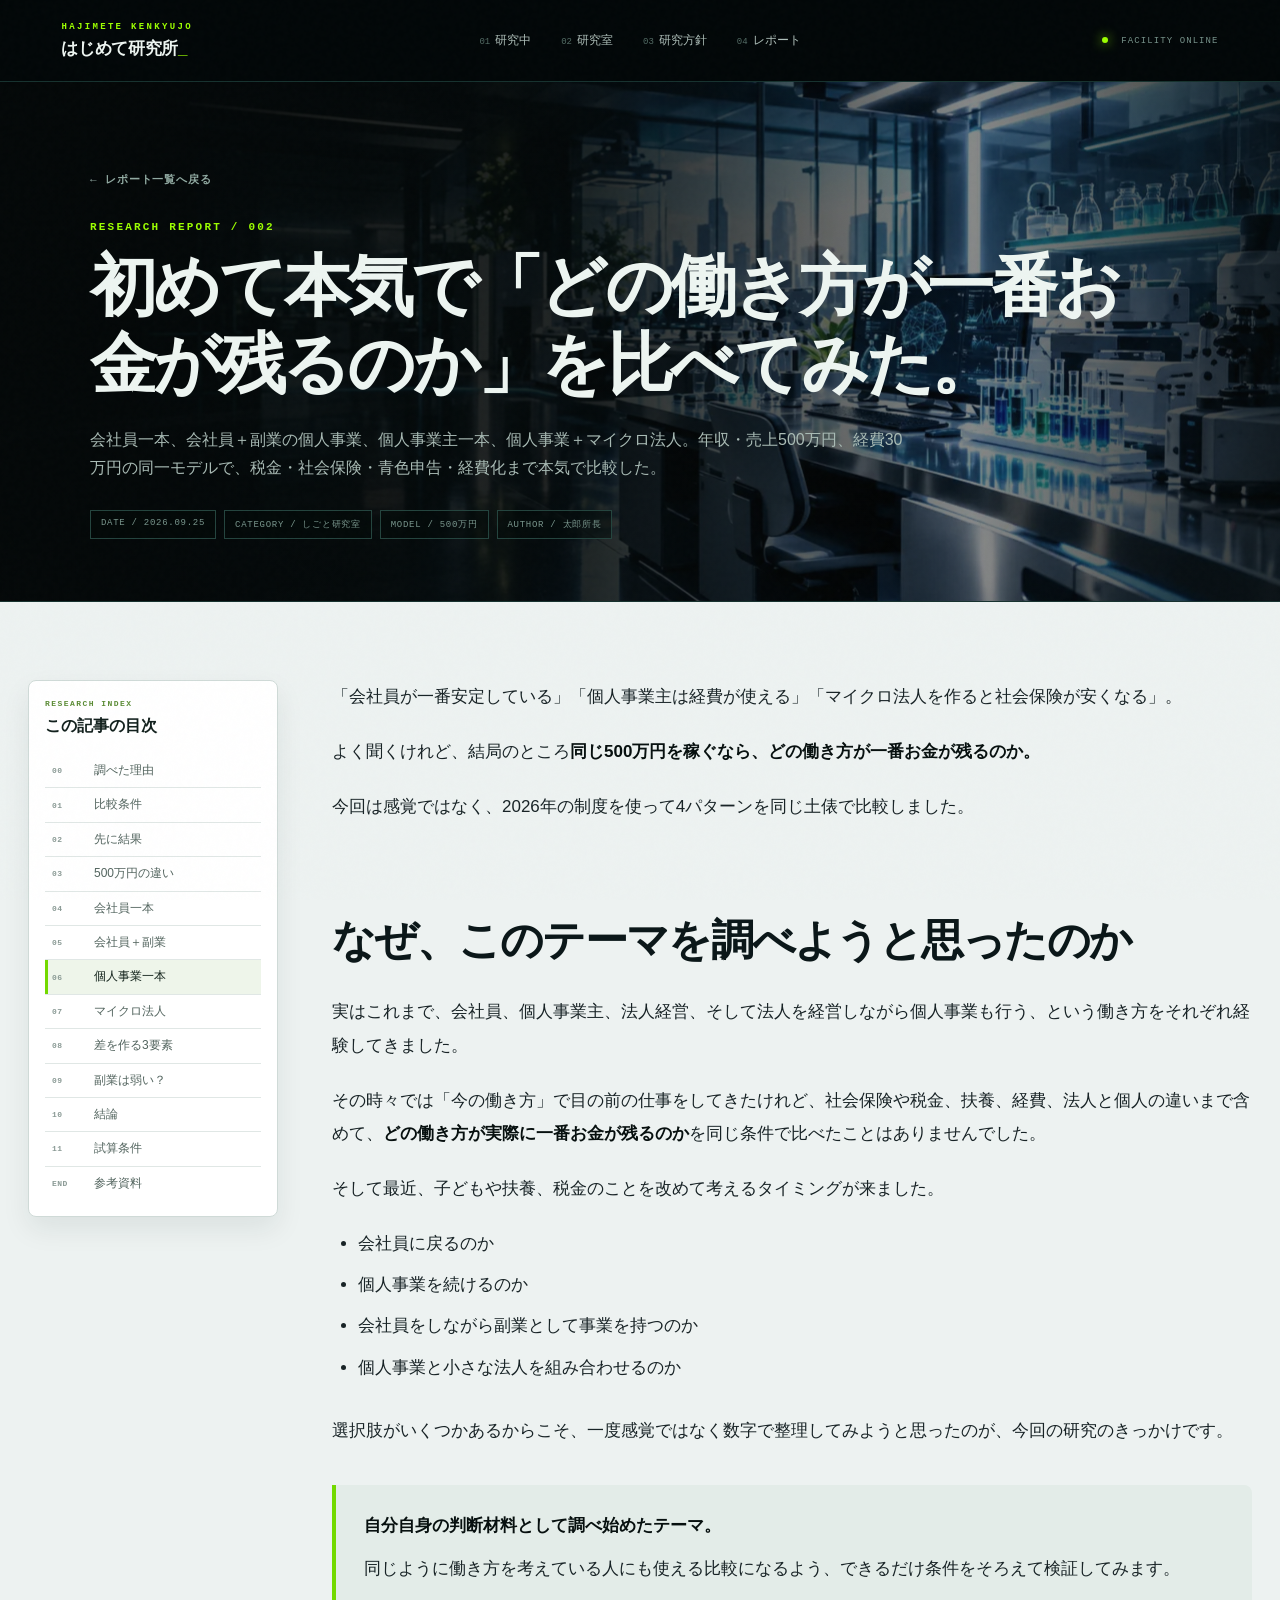
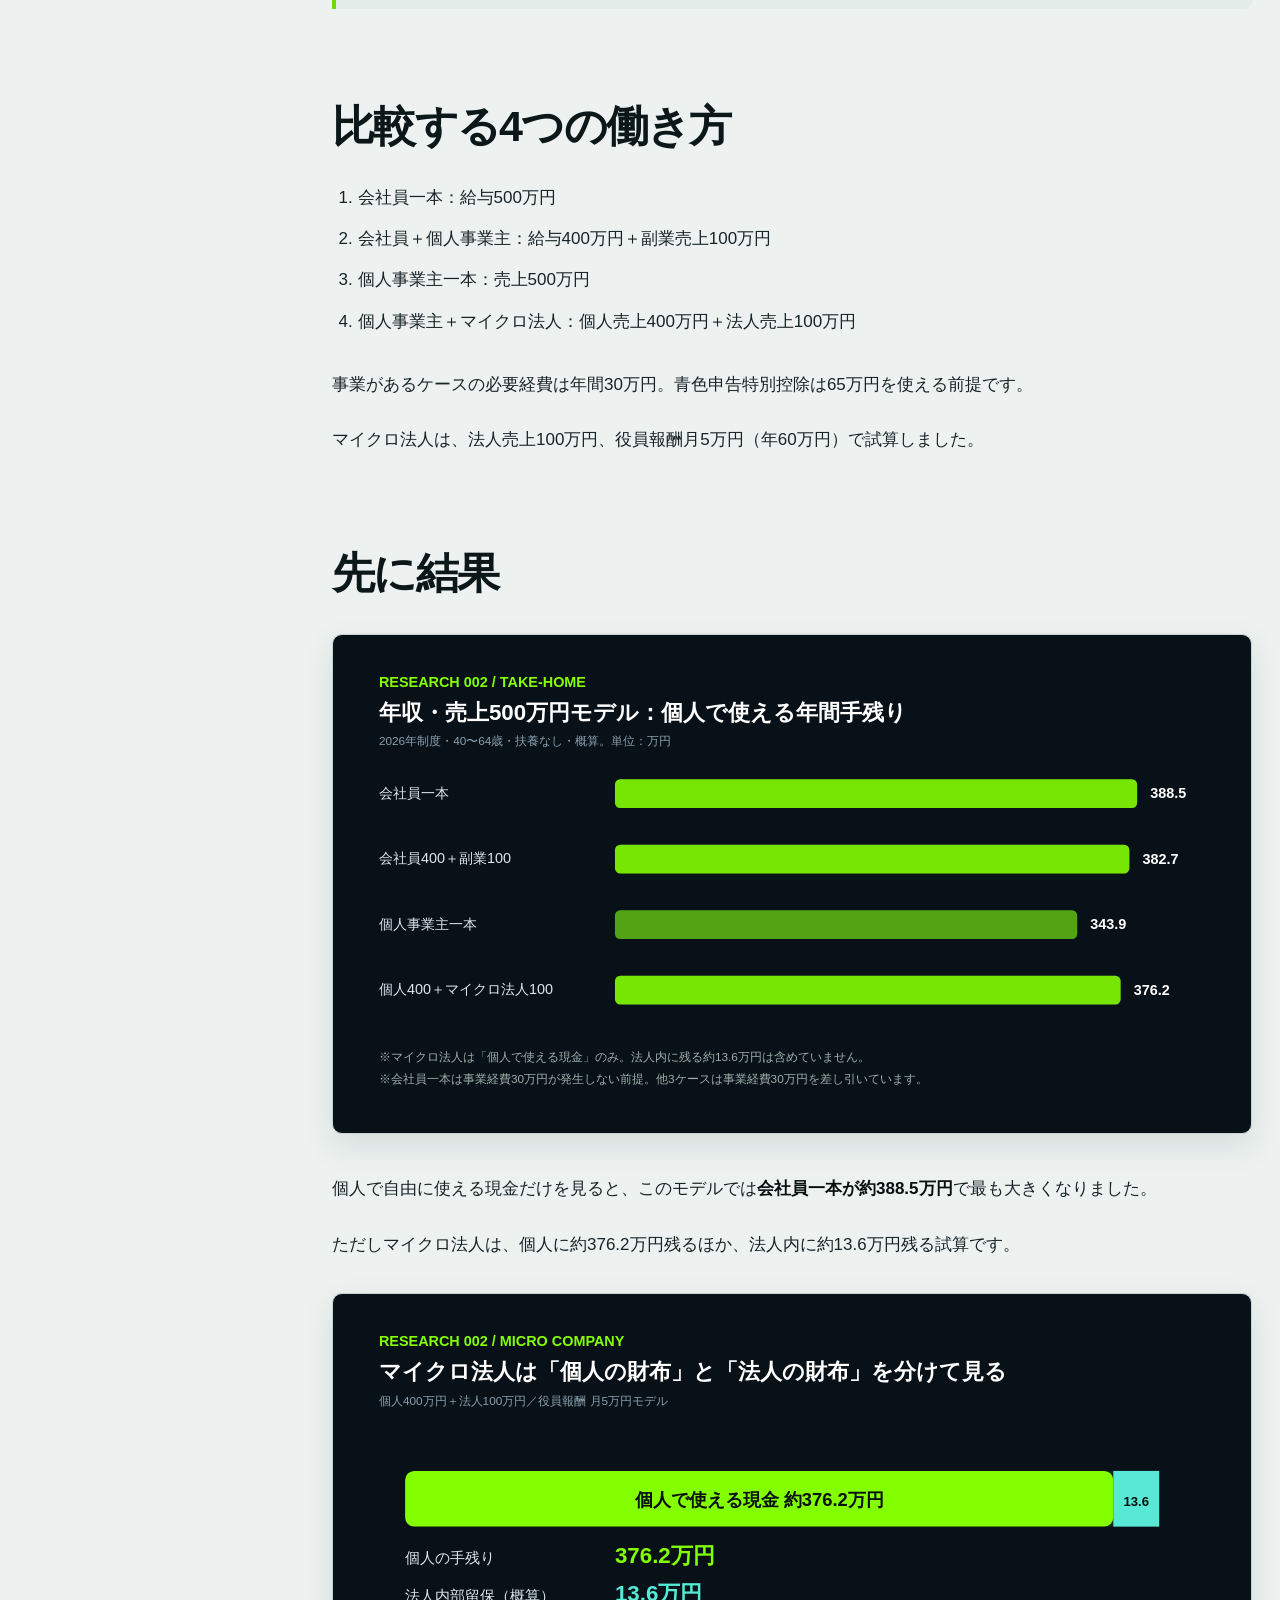
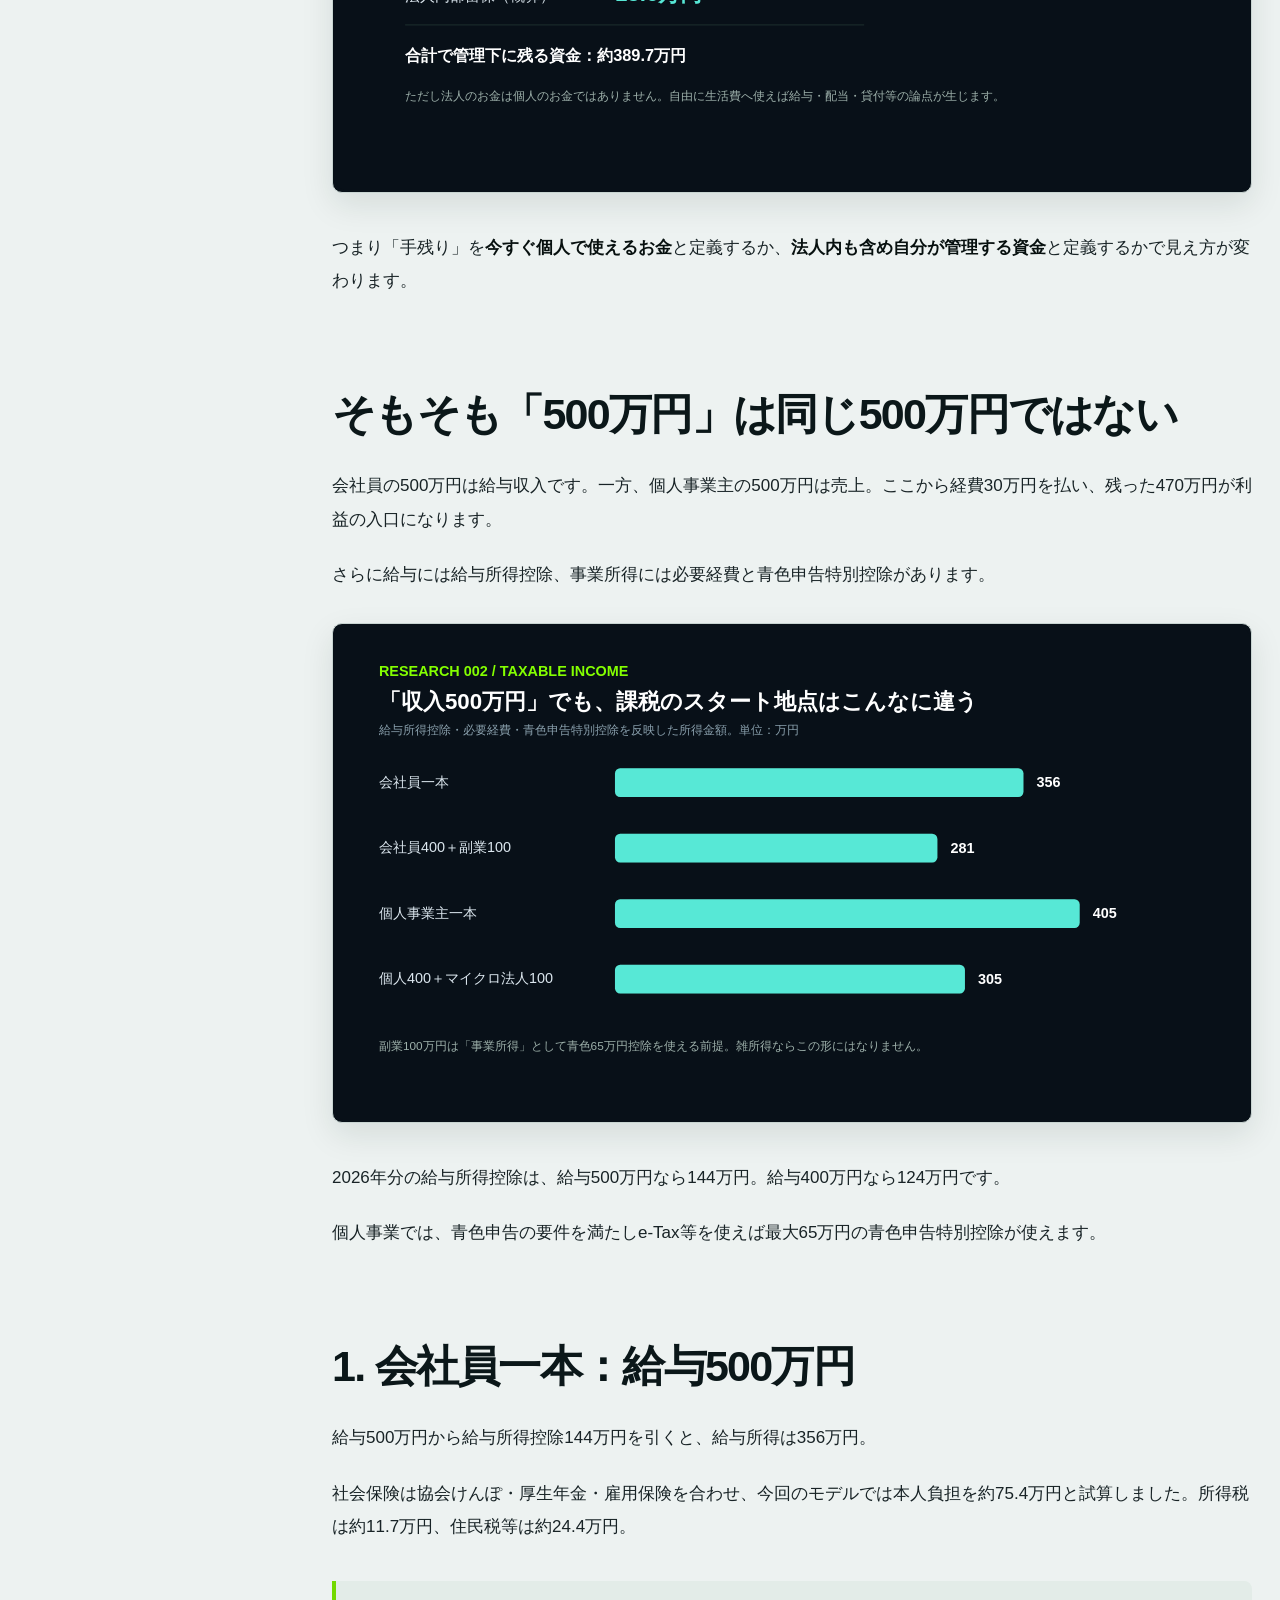
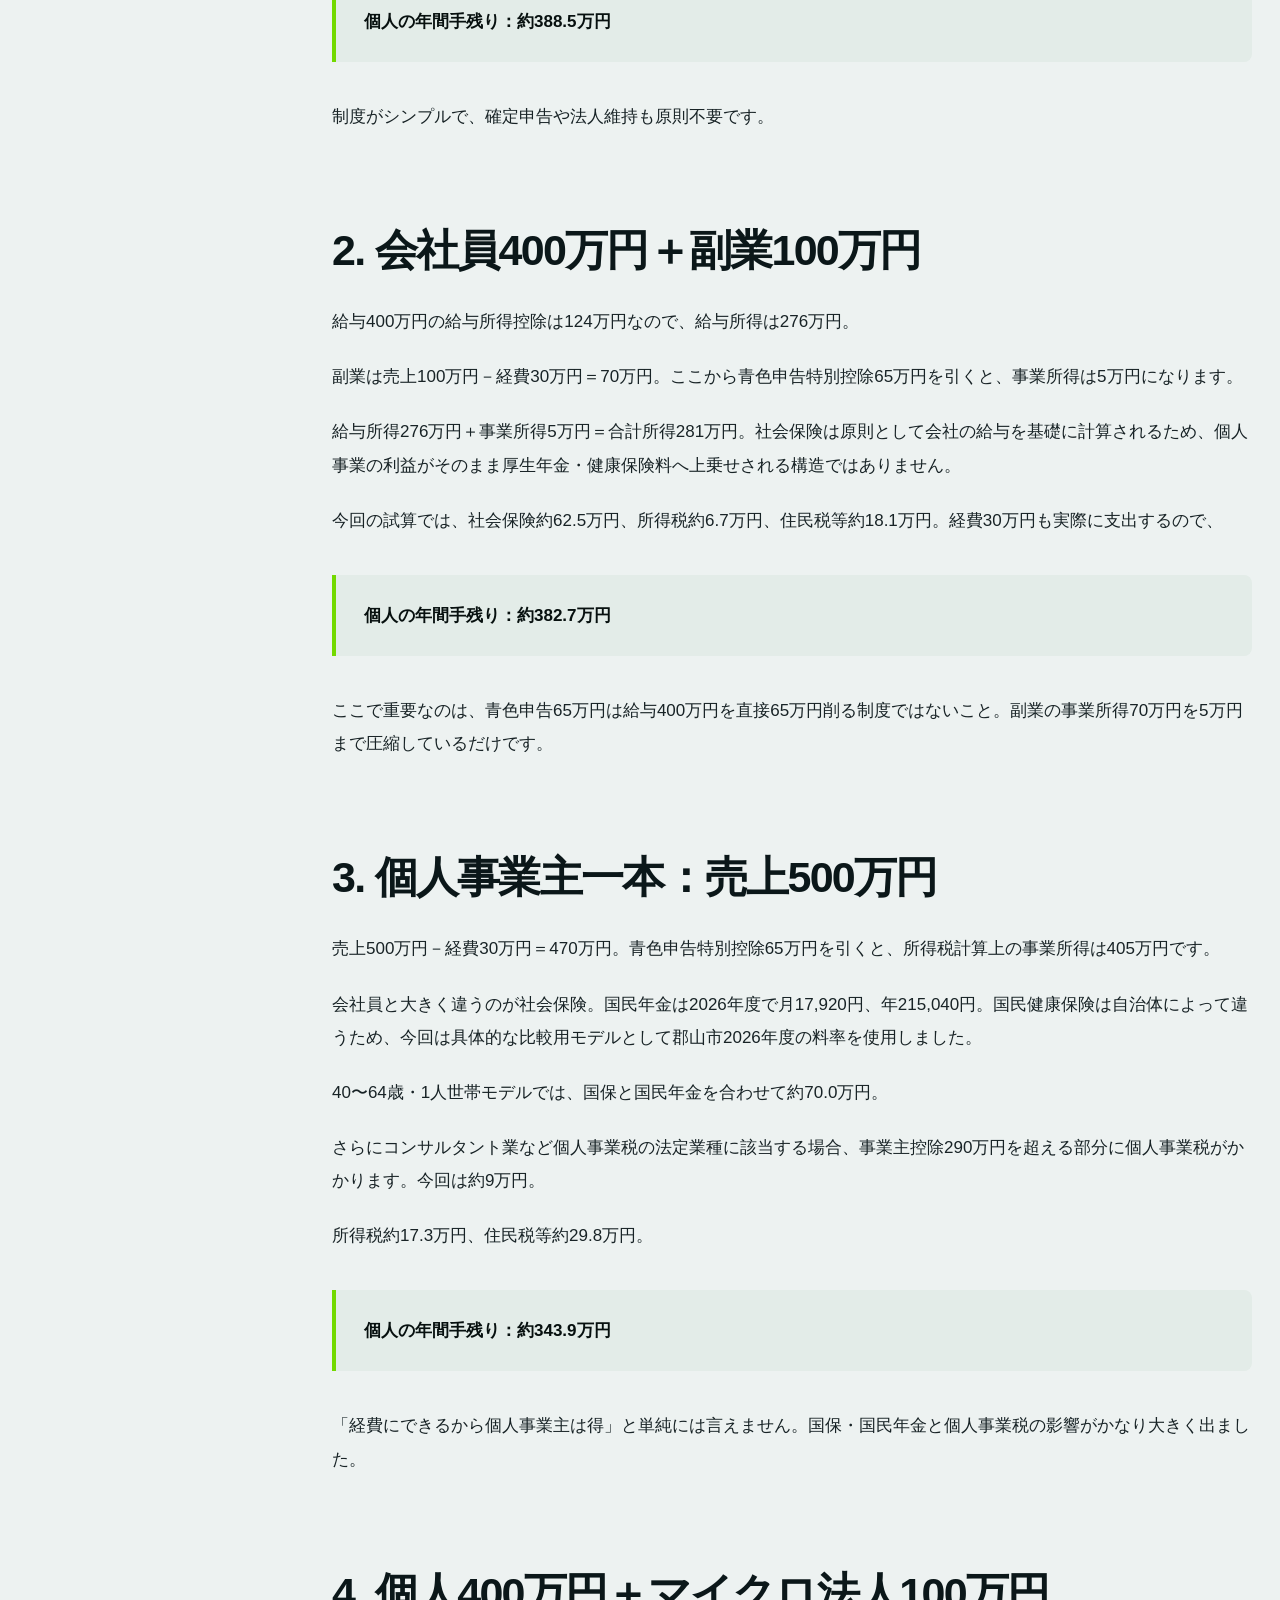
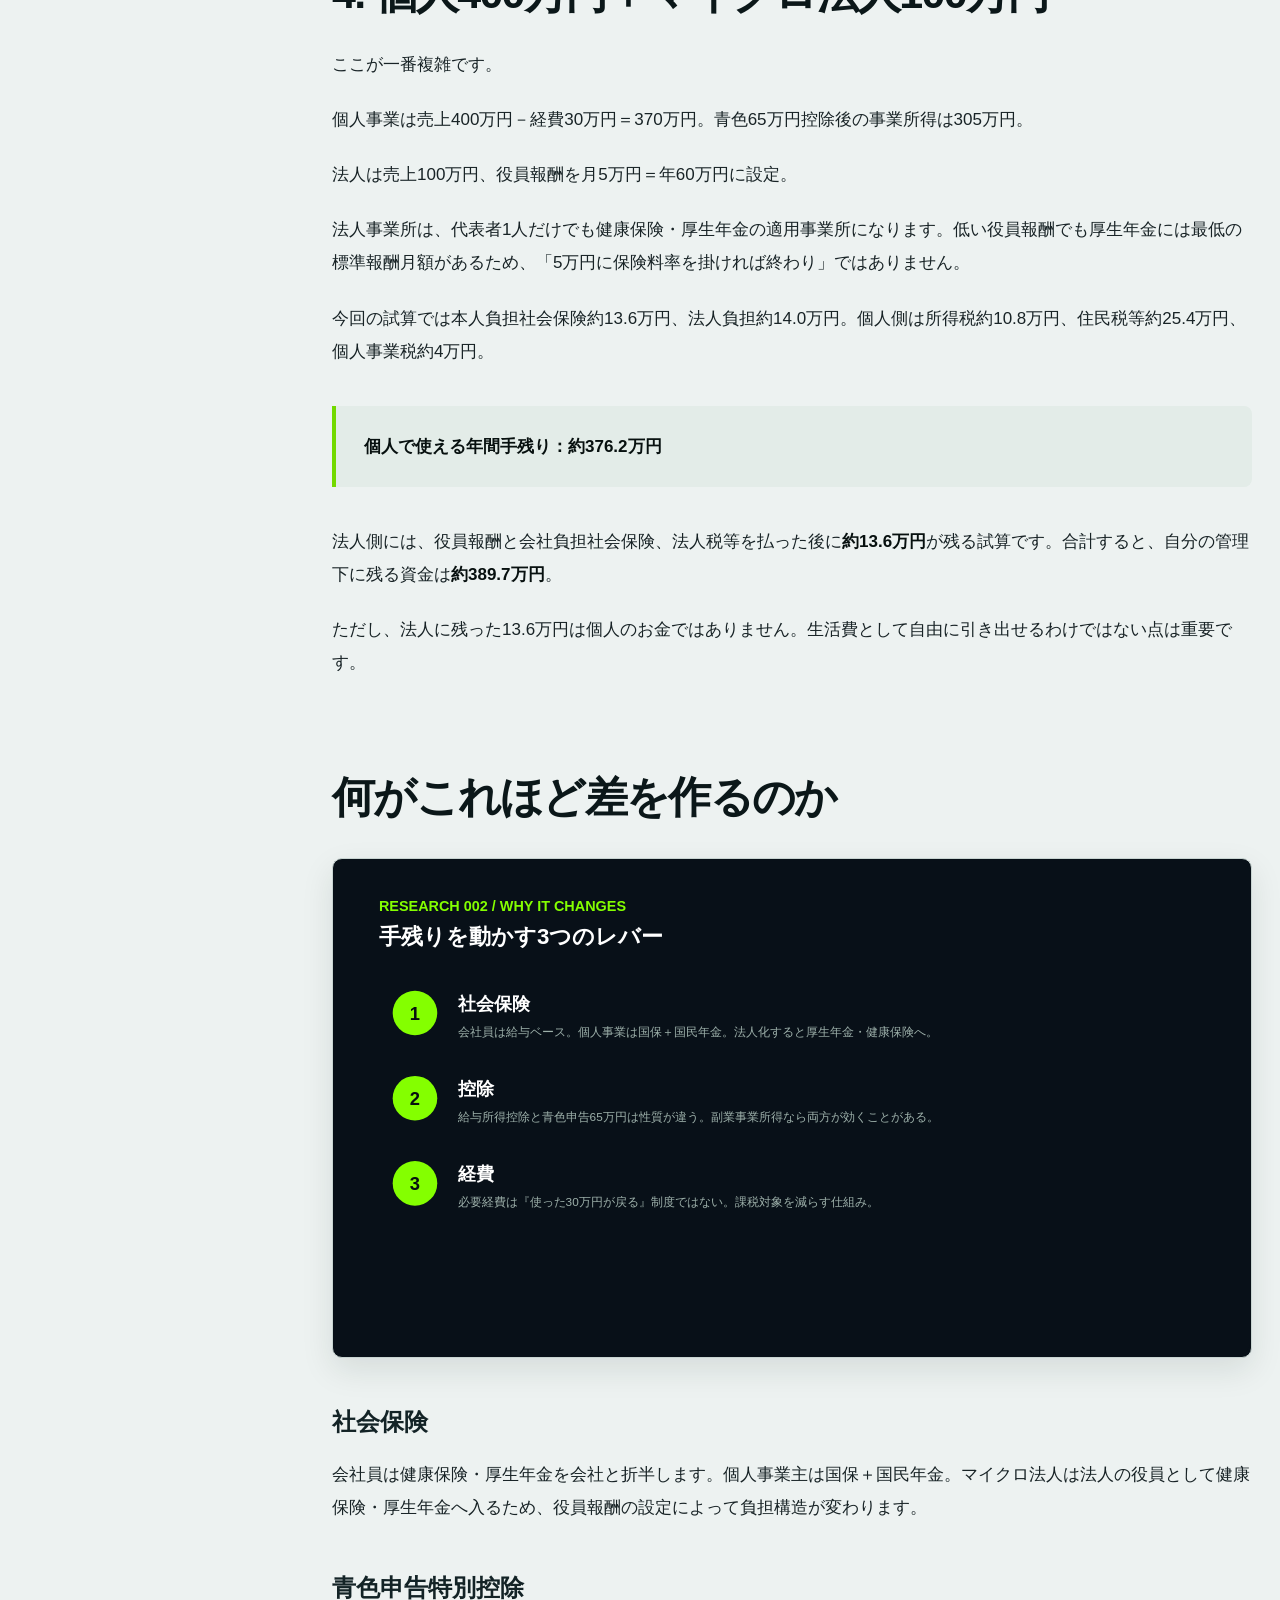
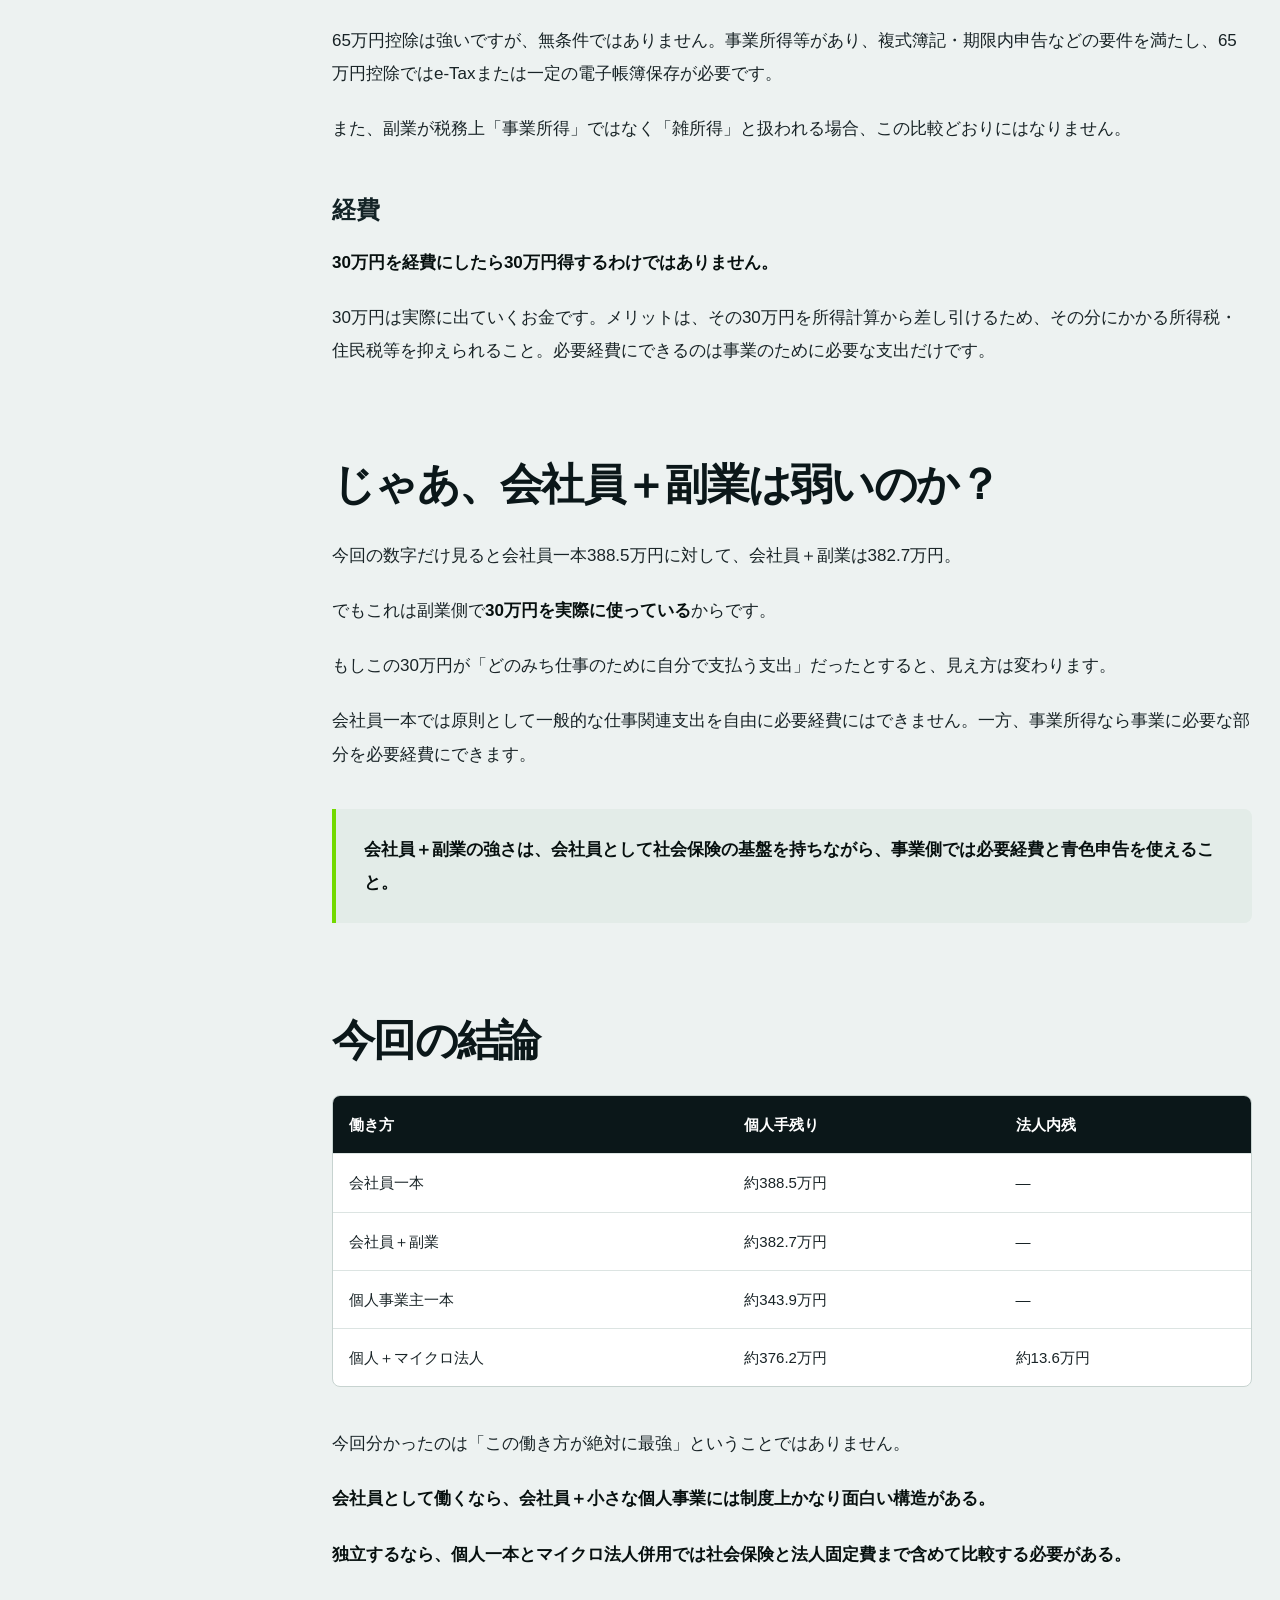
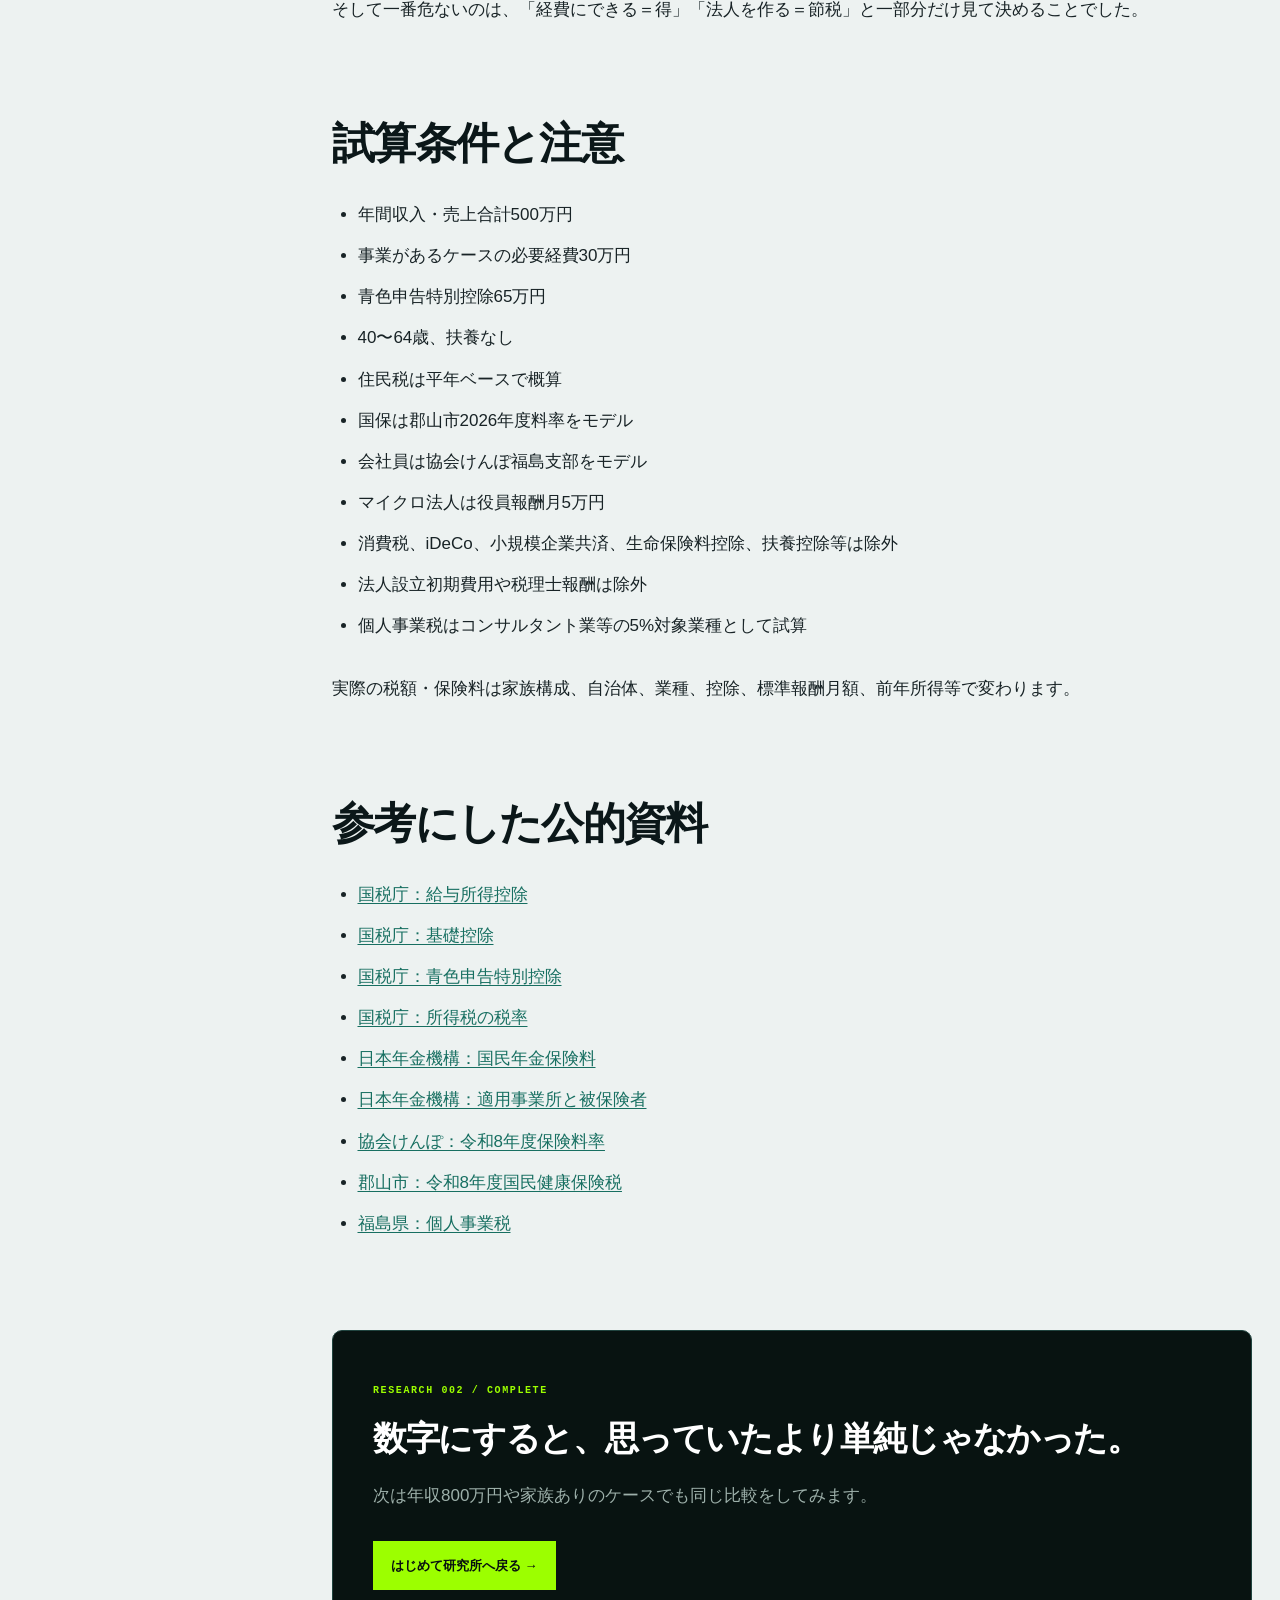
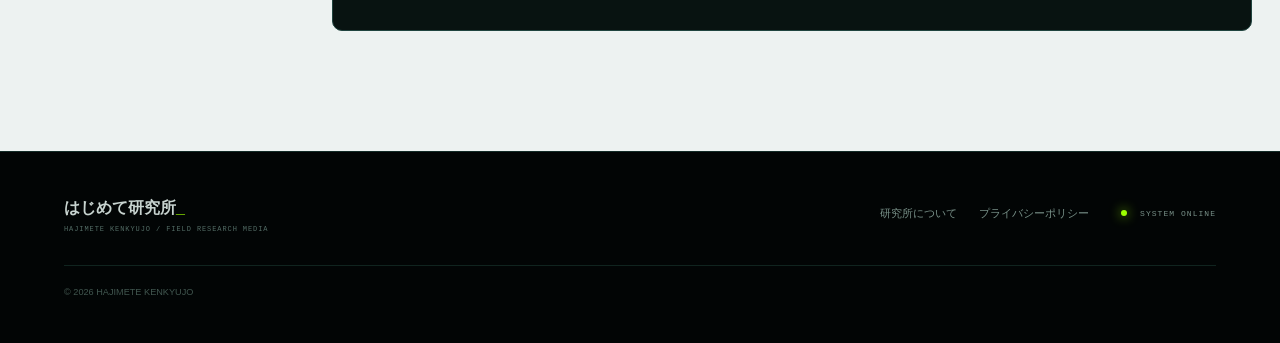
<file: reports/002/index.html>
<!doctype html><html lang="ja"><head>
<!-- Google tag (gtag.js) --><script async src="https://www.googletagmanager.com/gtag/js?id=G-F6C81J654P"></script><script>window.dataLayer=window.dataLayer||[];function gtag(){dataLayer.push(arguments)}gtag('js',new Date());gtag('config','G-F6C81J654P');</script>
<meta charset="utf-8"><meta name="viewport" content="width=device-width,initial-scale=1">
<title>初めて本気で「どの働き方が一番お金が残るのか」を比べてみた。｜はじめて研究所</title><meta name="description" content="会社員一本、会社員＋副業の個人事業、個人事業主一本、個人事業＋マイクロ法人。年収・売上500万円、経費30万円の同一モデルで、税金・社会保険・青色申告・経費化まで本気で比較した。">
<link rel="canonical" href="https://hajimete-kenkyujo.com/reports/002/">
<meta property="og:title" content="初めて本気で「どの働き方が一番お金が残るのか」を比べてみた。"><meta property="og:description" content="会社員一本、会社員＋副業の個人事業、個人事業主一本、個人事業＋マイクロ法人。年収・売上500万円、経費30万円の同一モデルで、税金・社会保険・青色申告・経費化まで本気で比較した。"><meta property="og:type" content="article"><meta property="og:url" content="https://hajimete-kenkyujo.com/reports/002/"><meta property="og:image" content="https://hajimete-kenkyujo.com/assets/top-lab.webp">
<meta name="theme-color" content="#05090a"><link rel="stylesheet" href="/styles.css"><link rel="stylesheet" href="/report.css?v=20260925-3">
</head><body class="report-page"><div class="noise" aria-hidden="true"></div>
<header class="site-header"><a class="brand" href="/"><span class="brand-kicker">HAJIMETE KENKYUJO</span><span class="brand-main">はじめて研究所<span class="cursor">_</span></span></a>
<nav><a href="/#research"><span>01</span>研究中</a><a href="/#labs"><span>02</span>研究室</a><a href="/#policy"><span>03</span>研究方針</a><a href="/#reports"><span>04</span>レポート</a></nav><div class="header-status"><i></i> FACILITY ONLINE</div></header>
<main><section class="report-hero"><div class="report-hero-bg"></div><div class="report-hero-inner"><a class="back-link" href="/#reports">← レポート一覧へ戻る</a><div class="report-kicker">RESEARCH REPORT / 002</div><h1>初めて本気で「どの働き方が一番お金が残るのか」を比べてみた。</h1><p>会社員一本、会社員＋副業の個人事業、個人事業主一本、個人事業＋マイクロ法人。年収・売上500万円、経費30万円の同一モデルで、税金・社会保険・青色申告・経費化まで本気で比較した。</p><div class="report-meta"><span>DATE / 2026.09.25</span><span>CATEGORY / しごと研究室</span><span>MODEL / 500万円</span><span>AUTHOR / 太郎所長</span></div></div></section>
<section class="article-shell"><div class="article-layout"><aside class="article-toc"><div class="toc-panel"><div class="toc-kicker">RESEARCH INDEX</div><div class="toc-title">この記事の目次</div><nav class="toc-nav">
<a href="#motivation"><span>00</span>調べた理由</a><a href="#compare"><span>01</span>比較条件</a><a href="#result"><span>02</span>先に結果</a><a href="#difference"><span>03</span>500万円の違い</a><a href="#employee"><span>04</span>会社員一本</a><a href="#side"><span>05</span>会社員＋副業</a><a href="#sole"><span>06</span>個人事業一本</a><a href="#micro"><span>07</span>マイクロ法人</a><a href="#levers"><span>08</span>差を作る3要素</a><a href="#sidepower"><span>09</span>副業は弱い？</a><a href="#conclusion"><span>10</span>結論</a><a href="#conditions"><span>11</span>試算条件</a><a href="#sources"><span>END</span>参考資料</a></nav></div></aside>
<article class="article-body">
<p>「会社員が一番安定している」「個人事業主は経費が使える」「マイクロ法人を作ると社会保険が安くなる」。</p><p>よく聞くけれど、結局のところ<strong>同じ500万円を稼ぐなら、どの働き方が一番お金が残るのか。</strong></p><p>今回は感覚ではなく、2026年の制度を使って4パターンを同じ土俵で比較しました。</p>
<h2 id="motivation">なぜ、このテーマを調べようと思ったのか</h2>
<p>実はこれまで、会社員、個人事業主、法人経営、そして法人を経営しながら個人事業も行う、という働き方をそれぞれ経験してきました。</p>
<p>その時々では「今の働き方」で目の前の仕事をしてきたけれど、社会保険や税金、扶養、経費、法人と個人の違いまで含めて、<strong>どの働き方が実際に一番お金が残るのか</strong>を同じ条件で比べたことはありませんでした。</p>
<p>そして最近、子どもや扶養、税金のことを改めて考えるタイミングが来ました。</p>
<ul><li>会社員に戻るのか</li><li>個人事業を続けるのか</li><li>会社員をしながら副業として事業を持つのか</li><li>個人事業と小さな法人を組み合わせるのか</li></ul>
<p>選択肢がいくつかあるからこそ、一度感覚ではなく数字で整理してみようと思ったのが、今回の研究のきっかけです。</p>
<blockquote><p><strong>自分自身の判断材料として調べ始めたテーマ。</strong></p><p>同じように働き方を考えている人にも使える比較になるよう、できるだけ条件をそろえて検証してみます。</p></blockquote><h2 id="compare">比較する4つの働き方</h2><ol><li>会社員一本：給与500万円</li><li>会社員＋個人事業主：給与400万円＋副業売上100万円</li><li>個人事業主一本：売上500万円</li><li>個人事業主＋マイクロ法人：個人売上400万円＋法人売上100万円</li></ol>
<p>事業があるケースの必要経費は年間30万円。青色申告特別控除は65万円を使える前提です。</p><p>マイクロ法人は、法人売上100万円、役員報酬月5万円（年60万円）で試算しました。</p>
<h2 id="result">先に結果</h2><p><img src="/assets/reports/002/chart-takehome.svg" alt="年間手残り比較" loading="lazy"></p><p>個人で自由に使える現金だけを見ると、このモデルでは<strong>会社員一本が約388.5万円</strong>で最も大きくなりました。</p><p>ただしマイクロ法人は、個人に約376.2万円残るほか、法人内に約13.6万円残る試算です。</p><p><img src="/assets/reports/002/chart-micro.svg" alt="マイクロ法人の個人と法人の手残り" loading="lazy"></p><p>つまり「手残り」を<strong>今すぐ個人で使えるお金</strong>と定義するか、<strong>法人内も含め自分が管理する資金</strong>と定義するかで見え方が変わります。</p>
<h2 id="difference">そもそも「500万円」は同じ500万円ではない</h2><p>会社員の500万円は給与収入です。一方、個人事業主の500万円は売上。ここから経費30万円を払い、残った470万円が利益の入口になります。</p><p>さらに給与には給与所得控除、事業所得には必要経費と青色申告特別控除があります。</p><p><img src="/assets/reports/002/chart-income.svg" alt="所得金額比較" loading="lazy"></p><p>2026年分の給与所得控除は、給与500万円なら144万円。給与400万円なら124万円です。</p><p>個人事業では、青色申告の要件を満たしe-Tax等を使えば最大65万円の青色申告特別控除が使えます。</p>
<h2 id="employee">1. 会社員一本：給与500万円</h2><p>給与500万円から給与所得控除144万円を引くと、給与所得は356万円。</p><p>社会保険は協会けんぽ・厚生年金・雇用保険を合わせ、今回のモデルでは本人負担を約75.4万円と試算しました。所得税は約11.7万円、住民税等は約24.4万円。</p><blockquote><p><strong>個人の年間手残り：約388.5万円</strong></p></blockquote><p>制度がシンプルで、確定申告や法人維持も原則不要です。</p>
<h2 id="side">2. 会社員400万円＋副業100万円</h2><p>給与400万円の給与所得控除は124万円なので、給与所得は276万円。</p><p>副業は売上100万円－経費30万円＝70万円。ここから青色申告特別控除65万円を引くと、事業所得は5万円になります。</p><p>給与所得276万円＋事業所得5万円＝合計所得281万円。社会保険は原則として会社の給与を基礎に計算されるため、個人事業の利益がそのまま厚生年金・健康保険料へ上乗せされる構造ではありません。</p><p>今回の試算では、社会保険約62.5万円、所得税約6.7万円、住民税等約18.1万円。経費30万円も実際に支出するので、</p><blockquote><p><strong>個人の年間手残り：約382.7万円</strong></p></blockquote><p>ここで重要なのは、青色申告65万円は給与400万円を直接65万円削る制度ではないこと。副業の事業所得70万円を5万円まで圧縮しているだけです。</p>
<h2 id="sole">3. 個人事業主一本：売上500万円</h2><p>売上500万円－経費30万円＝470万円。青色申告特別控除65万円を引くと、所得税計算上の事業所得は405万円です。</p><p>会社員と大きく違うのが社会保険。国民年金は2026年度で月17,920円、年215,040円。国民健康保険は自治体によって違うため、今回は具体的な比較用モデルとして郡山市2026年度の料率を使用しました。</p><p>40〜64歳・1人世帯モデルでは、国保と国民年金を合わせて約70.0万円。</p><p>さらにコンサルタント業など個人事業税の法定業種に該当する場合、事業主控除290万円を超える部分に個人事業税がかかります。今回は約9万円。</p><p>所得税約17.3万円、住民税等約29.8万円。</p><blockquote><p><strong>個人の年間手残り：約343.9万円</strong></p></blockquote><p>「経費にできるから個人事業主は得」と単純には言えません。国保・国民年金と個人事業税の影響がかなり大きく出ました。</p>
<h2 id="micro">4. 個人400万円＋マイクロ法人100万円</h2><p>ここが一番複雑です。</p><p>個人事業は売上400万円－経費30万円＝370万円。青色65万円控除後の事業所得は305万円。</p><p>法人は売上100万円、役員報酬を月5万円＝年60万円に設定。</p><p>法人事業所は、代表者1人だけでも健康保険・厚生年金の適用事業所になります。低い役員報酬でも厚生年金には最低の標準報酬月額があるため、「5万円に保険料率を掛ければ終わり」ではありません。</p><p>今回の試算では本人負担社会保険約13.6万円、法人負担約14.0万円。個人側は所得税約10.8万円、住民税等約25.4万円、個人事業税約4万円。</p><blockquote><p><strong>個人で使える年間手残り：約376.2万円</strong></p></blockquote><p>法人側には、役員報酬と会社負担社会保険、法人税等を払った後に<strong>約13.6万円</strong>が残る試算です。合計すると、自分の管理下に残る資金は<strong>約389.7万円</strong>。</p><p>ただし、法人に残った13.6万円は個人のお金ではありません。生活費として自由に引き出せるわけではない点は重要です。</p>
<h2 id="levers">何がこれほど差を作るのか</h2><p><img src="/assets/reports/002/chart-levers.svg" alt="手残り差を作る3要素" loading="lazy"></p>
<h3>社会保険</h3><p>会社員は健康保険・厚生年金を会社と折半します。個人事業主は国保＋国民年金。マイクロ法人は法人の役員として健康保険・厚生年金へ入るため、役員報酬の設定によって負担構造が変わります。</p>
<h3>青色申告特別控除</h3><p>65万円控除は強いですが、無条件ではありません。事業所得等があり、複式簿記・期限内申告などの要件を満たし、65万円控除ではe-Taxまたは一定の電子帳簿保存が必要です。</p><p>また、副業が税務上「事業所得」ではなく「雑所得」と扱われる場合、この比較どおりにはなりません。</p>
<h3>経費</h3><p><strong>30万円を経費にしたら30万円得するわけではありません。</strong></p><p>30万円は実際に出ていくお金です。メリットは、その30万円を所得計算から差し引けるため、その分にかかる所得税・住民税等を抑えられること。必要経費にできるのは事業のために必要な支出だけです。</p>
<h2 id="sidepower">じゃあ、会社員＋副業は弱いのか？</h2><p>今回の数字だけ見ると会社員一本388.5万円に対して、会社員＋副業は382.7万円。</p><p>でもこれは副業側で<strong>30万円を実際に使っている</strong>からです。</p><p>もしこの30万円が「どのみち仕事のために自分で支払う支出」だったとすると、見え方は変わります。</p><p>会社員一本では原則として一般的な仕事関連支出を自由に必要経費にはできません。一方、事業所得なら事業に必要な部分を必要経費にできます。</p><blockquote><p><strong>会社員＋副業の強さは、会社員として社会保険の基盤を持ちながら、事業側では必要経費と青色申告を使えること。</strong></p></blockquote>
<h2 id="conclusion">今回の結論</h2><div class="table-wrap"><table><thead><tr><th>働き方</th><th>個人手残り</th><th>法人内残</th></tr></thead><tbody><tr><td>会社員一本</td><td>約388.5万円</td><td>―</td></tr><tr><td>会社員＋副業</td><td>約382.7万円</td><td>―</td></tr><tr><td>個人事業主一本</td><td>約343.9万円</td><td>―</td></tr><tr><td>個人＋マイクロ法人</td><td>約376.2万円</td><td>約13.6万円</td></tr></tbody></table></div>
<p>今回分かったのは「この働き方が絶対に最強」ということではありません。</p><p><strong>会社員として働くなら、会社員＋小さな個人事業には制度上かなり面白い構造がある。</strong></p><p><strong>独立するなら、個人一本とマイクロ法人併用では社会保険と法人固定費まで含めて比較する必要がある。</strong></p><p>そして一番危ないのは、「経費にできる＝得」「法人を作る＝節税」と一部分だけ見て決めることでした。</p>
<h2 id="conditions">試算条件と注意</h2><ul><li>年間収入・売上合計500万円</li><li>事業があるケースの必要経費30万円</li><li>青色申告特別控除65万円</li><li>40〜64歳、扶養なし</li><li>住民税は平年ベースで概算</li><li>国保は郡山市2026年度料率をモデル</li><li>会社員は協会けんぽ福島支部をモデル</li><li>マイクロ法人は役員報酬月5万円</li><li>消費税、iDeCo、小規模企業共済、生命保険料控除、扶養控除等は除外</li><li>法人設立初期費用や税理士報酬は除外</li><li>個人事業税はコンサルタント業等の5%対象業種として試算</li></ul><p>実際の税額・保険料は家族構成、自治体、業種、控除、標準報酬月額、前年所得等で変わります。</p>
<h2 id="sources">参考にした公的資料</h2><ul>
<li><a href="https://www.nta.go.jp/taxes/shiraberu/taxanswer/shotoku/1410.htm" rel="noopener">国税庁：給与所得控除</a></li>
<li><a href="https://www.nta.go.jp/taxes/shiraberu/taxanswer/shotoku/1199.htm" rel="noopener">国税庁：基礎控除</a></li>
<li><a href="https://www.nta.go.jp/taxes/shiraberu/taxanswer/shotoku/2072.htm" rel="noopener">国税庁：青色申告特別控除</a></li>
<li><a href="https://www.nta.go.jp/taxes/shiraberu/taxanswer/shotoku/2260.htm" rel="noopener">国税庁：所得税の税率</a></li>
<li><a href="https://www.nenkin.go.jp/service/kokunen/hokenryo/hokenryo.html" rel="noopener">日本年金機構：国民年金保険料</a></li>
<li><a href="https://www.nenkin.go.jp/service/kounen/tekiyo/jigyosho/20150518.html" rel="noopener">日本年金機構：適用事業所と被保険者</a></li>
<li><a href="https://www.kyoukaikenpo.or.jp/about/business/insurance_rate/rate_prefectures/r08/" rel="noopener">協会けんぽ：令和8年度保険料率</a></li>
<li><a href="https://www.city.koriyama.lg.jp/soshiki/35/4697.html" rel="noopener">郡山市：令和8年度国民健康保険税</a></li>
<li><a href="https://www.pref.fukushima.lg.jp/sec/01115d/zeimu29.html" rel="noopener">福島県：個人事業税</a></li></ul>
<div class="article-end"><span>RESEARCH 002 / COMPLETE</span><h2>数字にすると、思っていたより単純じゃなかった。</h2><p>次は年収800万円や家族ありのケースでも同じ比較をしてみます。</p><a class="article-home" href="/">はじめて研究所へ戻る →</a></div>
</article></div></section></main>
<footer><div class="footer-brand"><b>はじめて研究所<span>_</span></b><small>HAJIMETE KENKYUJO / FIELD RESEARCH MEDIA</small></div><div class="footer-links"><a href="/about.html">研究所について</a><a href="/privacy.html">プライバシーポリシー</a></div><div class="footer-status"><i></i> SYSTEM ONLINE</div><small class="copyright">© 2026 HAJIMETE KENKYUJO</small></footer>
<script>(()=>{const links=[...document.querySelectorAll('.toc-nav a')];const ss=links.map(a=>document.querySelector(a.getAttribute('href'))).filter(Boolean);const map=new Map(links.map(a=>[a.getAttribute('href').slice(1),a]));const o=new IntersectionObserver(es=>{const v=es.filter(e=>e.isIntersecting).sort((a,b)=>a.boundingClientRect.top-b.boundingClientRect.top);if(!v.length)return;links.forEach(a=>a.classList.remove('active'));map.get(v[0].target.id)?.classList.add('active')},{rootMargin:'-18% 0px -68% 0px'});ss.forEach(s=>o.observe(s))})();</script></body></html>
</file>
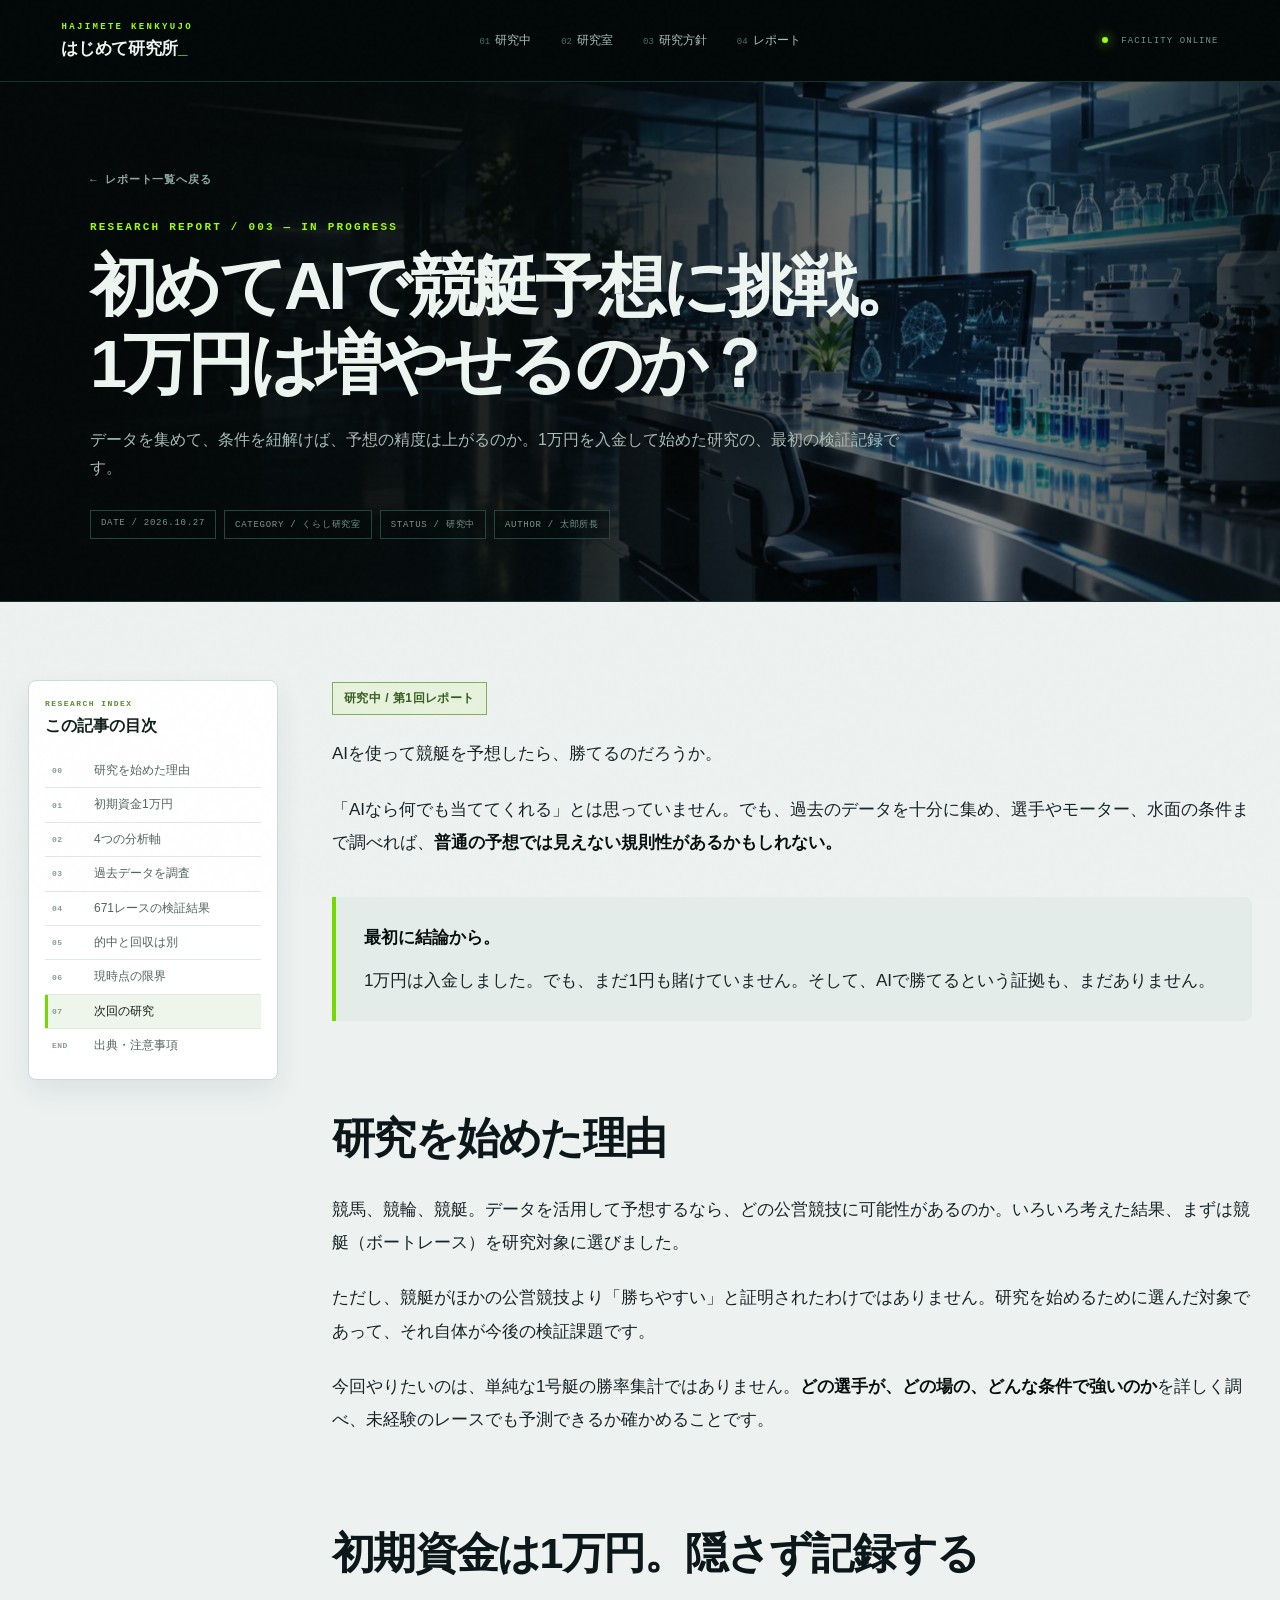
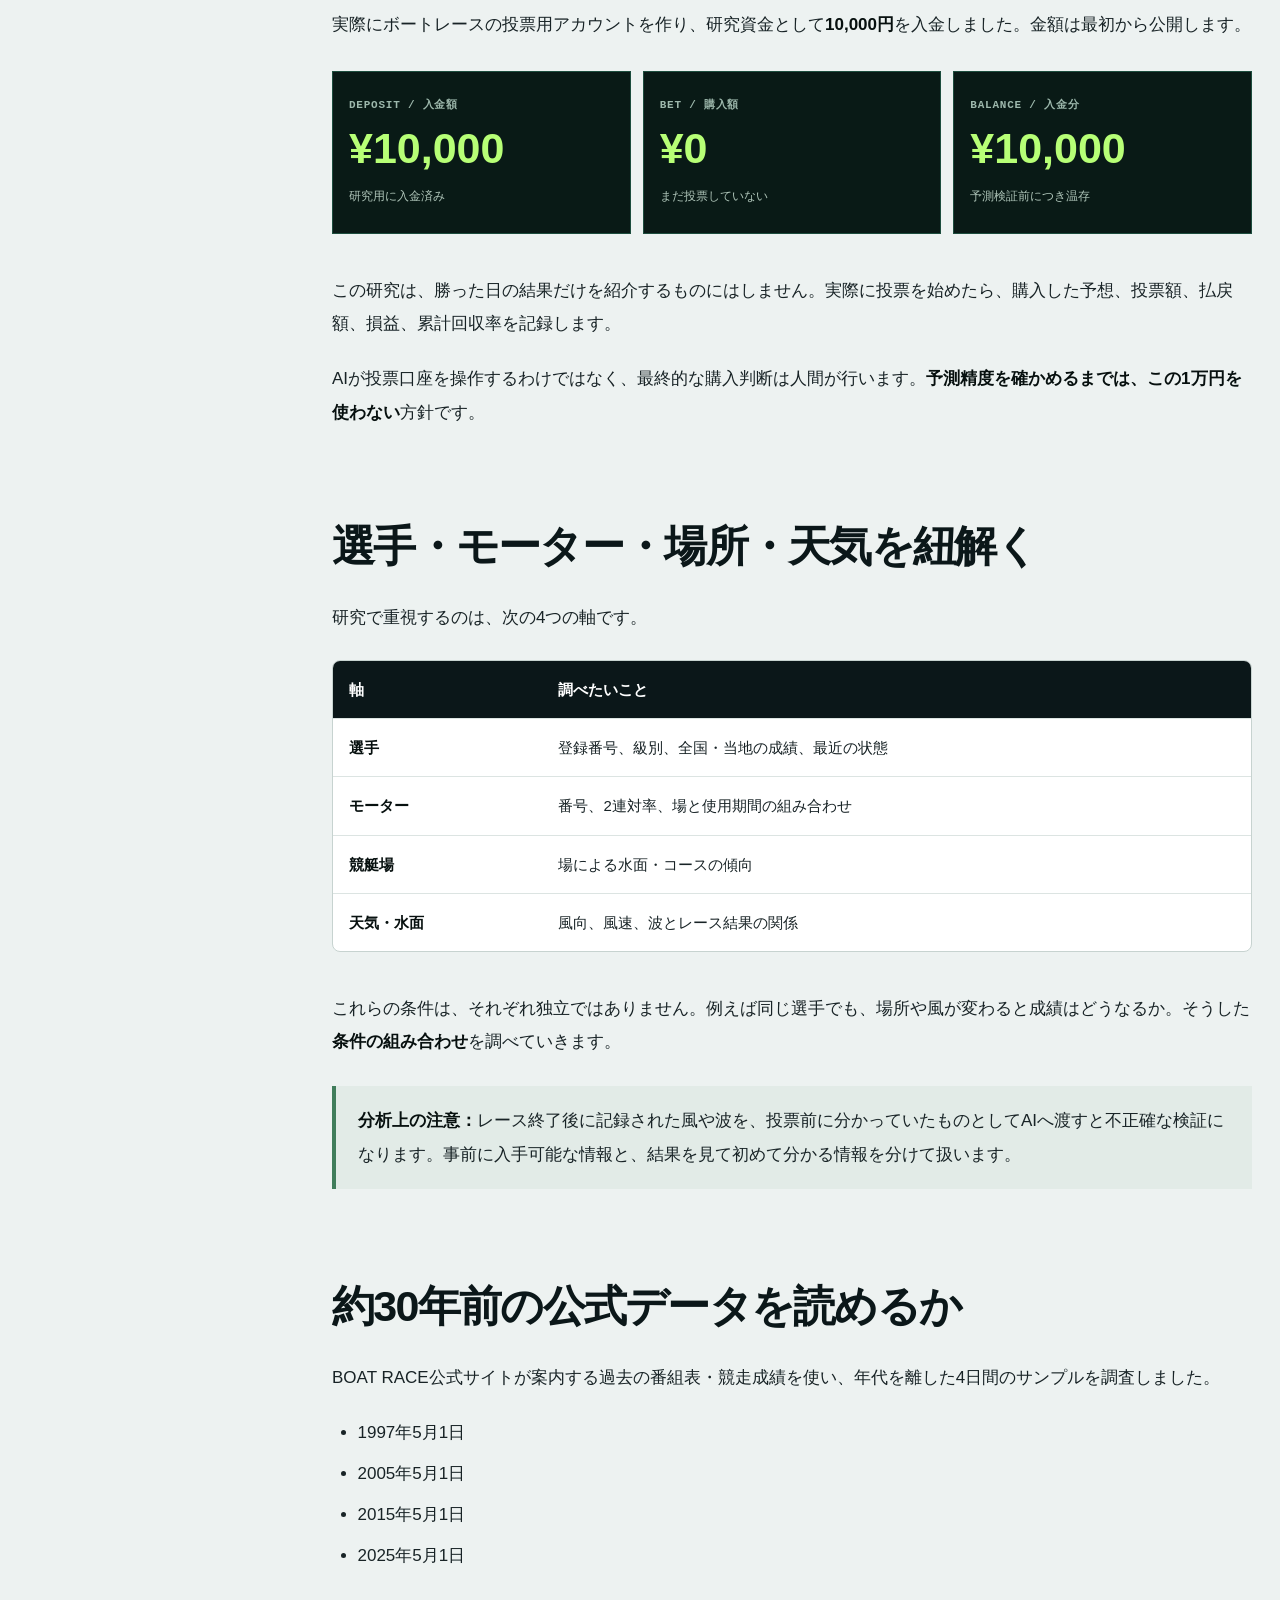
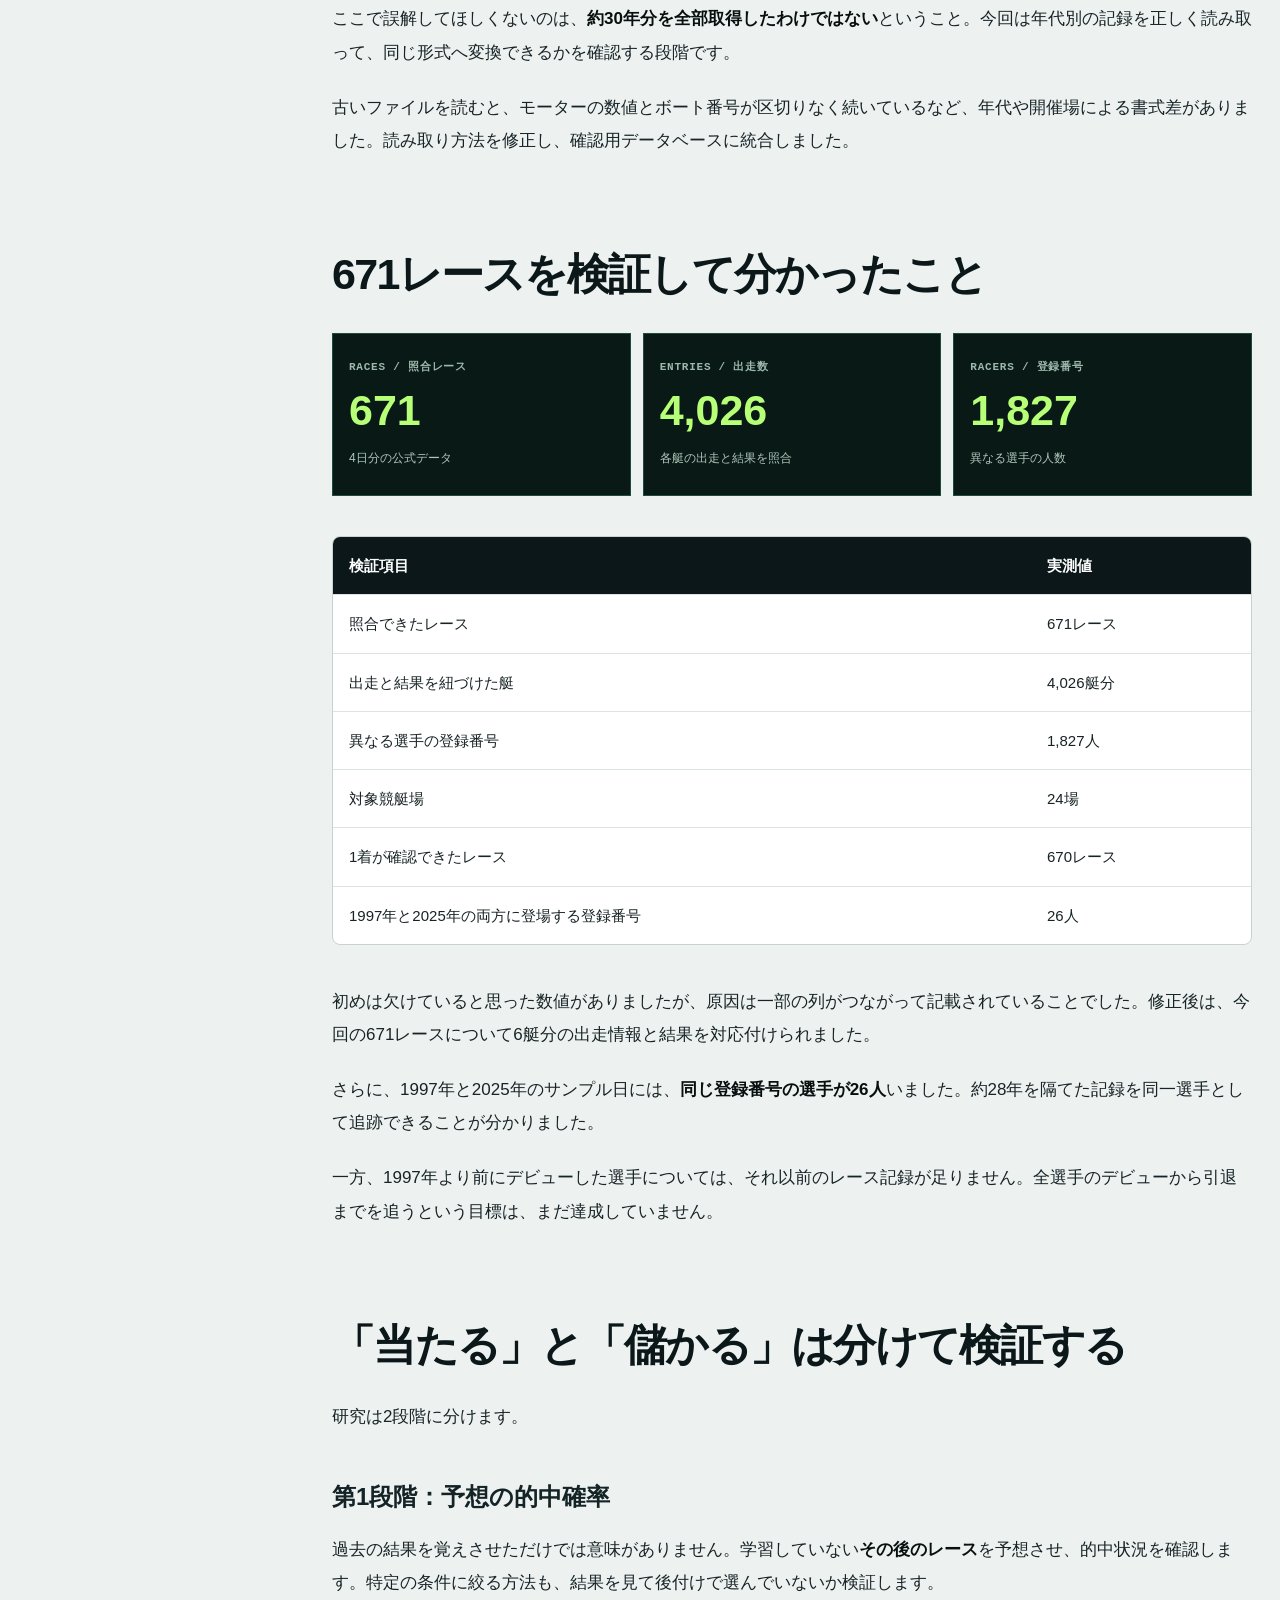
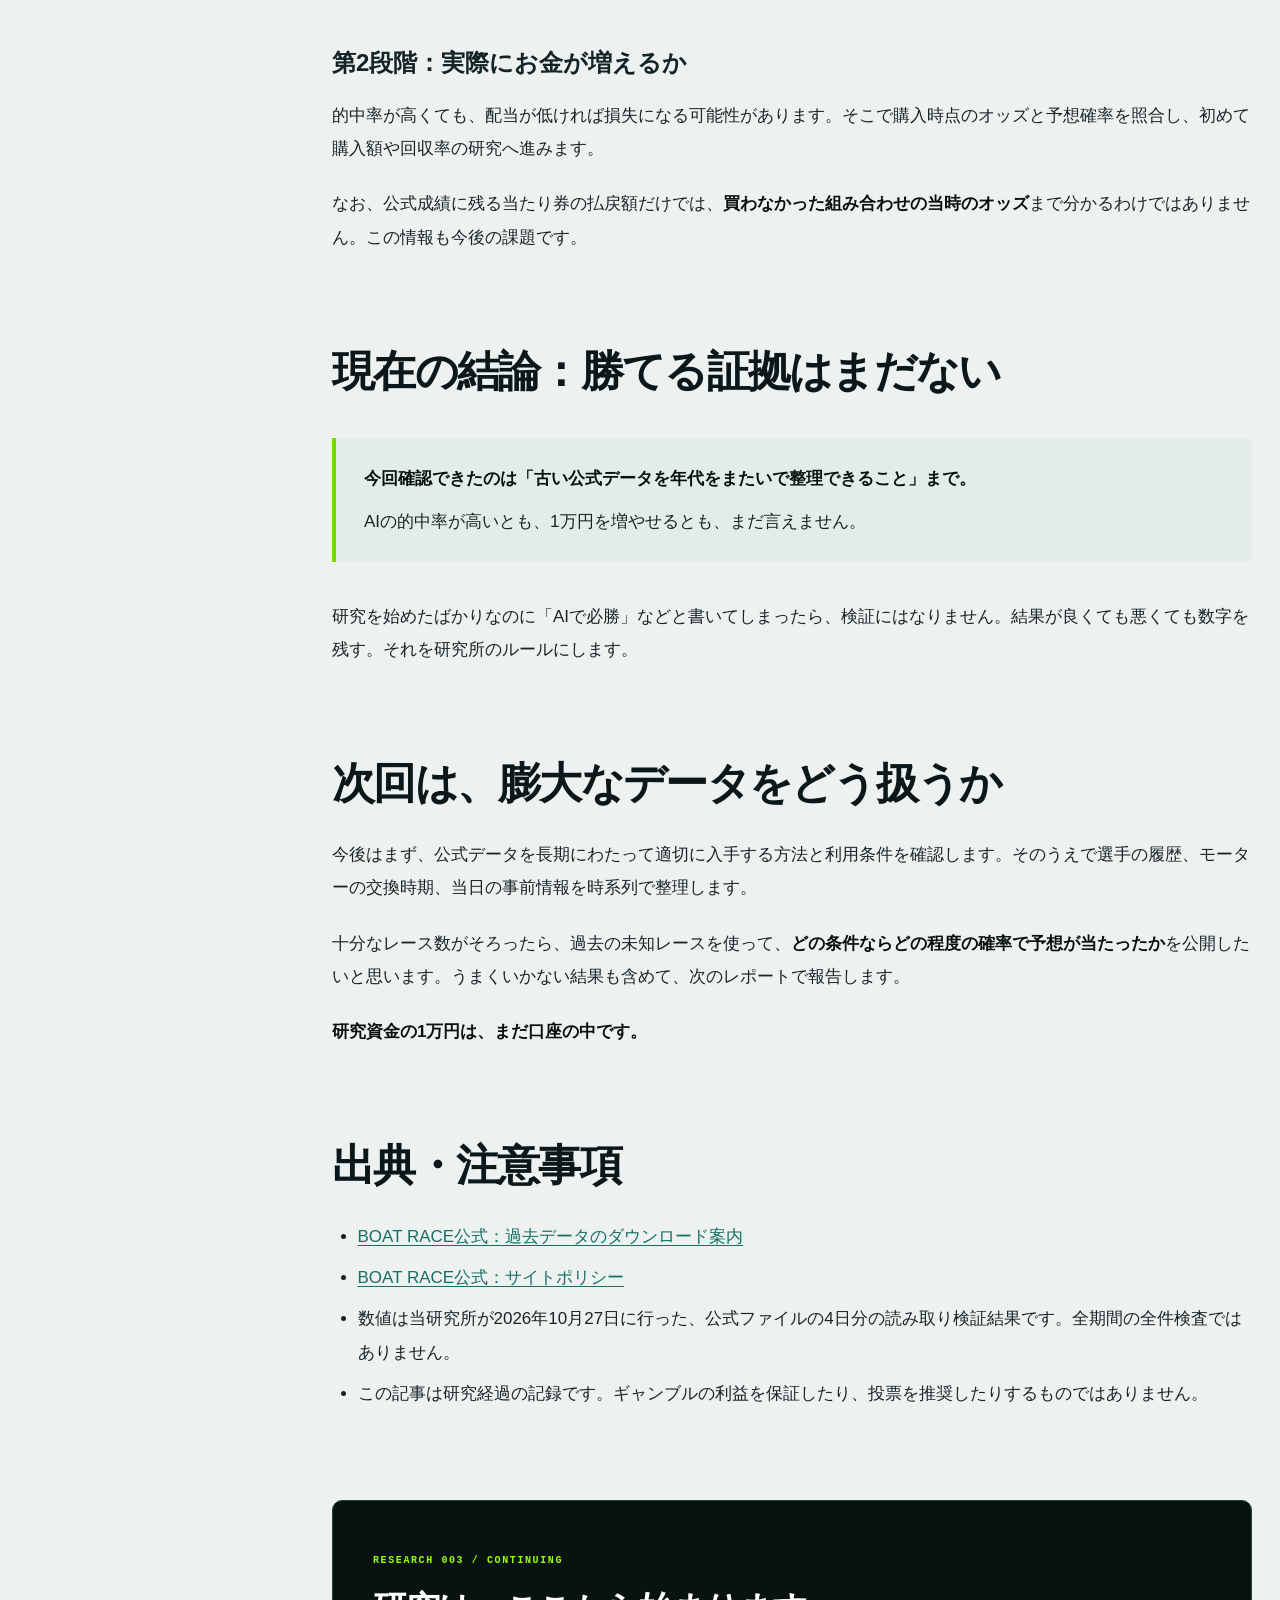
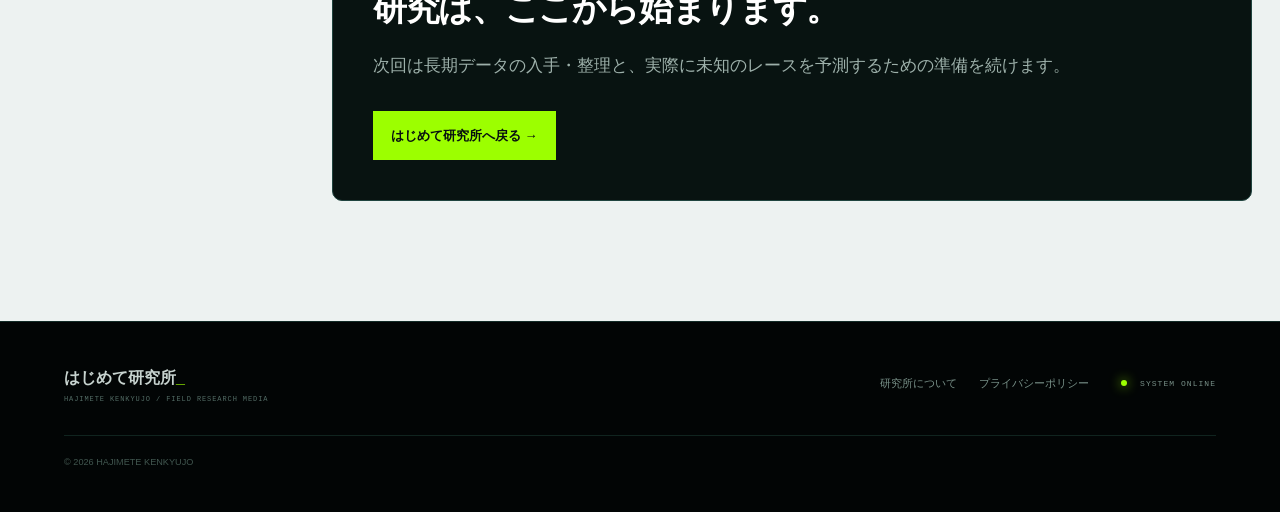
<file: reports/003/index.html>
<!doctype html>
<html lang="ja">
<head>
  <script async src="https://www.googletagmanager.com/gtag/js?id=G-F6C81J654P"></script>
  <script>window.dataLayer=window.dataLayer||[];function gtag(){dataLayer.push(arguments)}gtag('js',new Date());gtag('config','G-F6C81J654P');</script>
  <meta charset="utf-8">
  <meta name="viewport" content="width=device-width,initial-scale=1">
  <title>初めてAIで競艇予想に挑戦。1万円は増やせるのか？｜はじめて研究所</title>
  <meta name="description" content="初期資金1万円、投票額はまだ0円。AIで競艇予想の精度を高められるか、1997～2025年の公式データ4日分671レースを読み込んで検証した研究記録。">
  <link rel="canonical" href="https://hajimete-kenkyujo.com/reports/003/">
  <meta property="og:title" content="初めてAIで競艇予想に挑戦。1万円は増やせるのか？">
  <meta property="og:description" content="1万円を入金。でも、まだ1円も賭けていない。公式過去データ671レースの検証から始めたAI予想研究。">
  <meta property="og:type" content="article">
  <meta property="og:url" content="https://hajimete-kenkyujo.com/reports/003/">
  <meta property="og:image" content="https://hajimete-kenkyujo.com/assets/top-lab.webp">
  <meta name="theme-color" content="#05090a">
  <link rel="stylesheet" href="/styles.css?v=20260926-5">
  <link rel="stylesheet" href="/report.css?v=20260925-3">
  <style>
    .research-figure{display:grid;grid-template-columns:repeat(3,minmax(0,1fr));gap:12px;margin:30px 0 40px}
    .research-figure>div{background:#091a16;color:#e5f5ef;border:1px solid #1d4d3e;padding:25px 16px;min-height:142px}
    .research-figure small{display:block;color:#9db8ac;font:700 11px ui-monospace,Consolas,monospace;letter-spacing:.07em;margin-bottom:11px}
    .research-figure strong{display:block;color:#b7ff76;font-size:clamp(26px,3.5vw,43px);line-height:1.2;font-weight:900;font-variant-numeric:tabular-nums}
    .research-figure span{display:block;color:#afc5b9;font-size:12px;margin-top:10px}
    .research-label{display:inline-block;padding:4px 11px;border:1px solid #85ad5d;background:#e7f2dc;color:#355e20;font-weight:800;font-size:12px;letter-spacing:.04em}
    .result-note{padding:18px 22px;background:#e2ebe7;border-left:4px solid #407d5b;margin:28px 0 34px}
    .result-note p{margin:0}
    @media(max-width:640px){.research-figure{grid-template-columns:1fr;gap:8px}.research-figure>div{min-height:auto;padding:19px 20px}.research-figure strong{font-size:33px}}
  </style>
</head>
<body class="report-page">
<div class="noise" aria-hidden="true"></div>
<header class="site-header">
  <a class="brand" href="/" aria-label="はじめて研究所 トップ"><span class="brand-kicker">HAJIMETE KENKYUJO</span><span class="brand-main">はじめて研究所<span class="cursor">_</span></span></a>
  <nav aria-label="メインナビゲーション"><a href="/#research"><span>01</span>研究中</a><a href="/#labs"><span>02</span>研究室</a><a href="/#policy"><span>03</span>研究方針</a><a href="/#reports"><span>04</span>レポート</a></nav>
  <div class="header-status"><i></i> FACILITY ONLINE</div>
</header>
<main>
  <section class="report-hero">
    <div class="report-hero-bg"></div>
    <div class="report-hero-inner">
      <a class="back-link" href="/#reports">← レポート一覧へ戻る</a>
      <div class="report-kicker">RESEARCH REPORT / 003 — IN PROGRESS</div>
      <h1>初めてAIで競艇予想に挑戦。<br>1万円は増やせるのか？</h1>
      <p>データを集めて、条件を紐解けば、予想の精度は上がるのか。1万円を入金して始めた研究の、最初の検証記録です。</p>
      <div class="report-meta"><span>DATE / 2026.10.27</span><span>CATEGORY / くらし研究室</span><span>STATUS / 研究中</span><span>AUTHOR / 太郎所長</span></div>
    </div>
  </section>
  <section class="article-shell">
    <div class="article-layout">
      <aside class="article-toc">
        <div class="toc-panel">
          <div class="toc-kicker">RESEARCH INDEX</div>
          <div class="toc-title">この記事の目次</div>
          <nav class="toc-nav" aria-label="記事内目次">
            <a href="#start"><span>00</span>研究を始めた理由</a>
            <a href="#budget"><span>01</span>初期資金1万円</a>
            <a href="#axes"><span>02</span>4つの分析軸</a>
            <a href="#source-data"><span>03</span>過去データを調査</a>
            <a href="#findings"><span>04</span>671レースの検証結果</a>
            <a href="#prediction"><span>05</span>的中と回収は別</a>
            <a href="#limits"><span>06</span>現時点の限界</a>
            <a href="#next"><span>07</span>次回の研究</a>
            <a href="#references"><span>END</span>出典・注意事項</a>
          </nav>
        </div>
      </aside>
      <article class="article-body">
        <p><span class="research-label">研究中 / 第1回レポート</span></p>
        <p>AIを使って競艇を予想したら、勝てるのだろうか。</p>
        <p>「AIなら何でも当ててくれる」とは思っていません。でも、過去のデータを十分に集め、選手やモーター、水面の条件まで調べれば、<strong>普通の予想では見えない規則性があるかもしれない。</strong></p>
        <blockquote><p><strong>最初に結論から。</strong></p><p>1万円は入金しました。でも、まだ1円も賭けていません。そして、AIで勝てるという証拠も、まだありません。</p></blockquote>

        <h2 id="start">研究を始めた理由</h2>
        <p>競馬、競輪、競艇。データを活用して予想するなら、どの公営競技に可能性があるのか。いろいろ考えた結果、まずは競艇（ボートレース）を研究対象に選びました。</p>
        <p>ただし、競艇がほかの公営競技より「勝ちやすい」と証明されたわけではありません。研究を始めるために選んだ対象であって、それ自体が今後の検証課題です。</p>
        <p>今回やりたいのは、単純な1号艇の勝率集計ではありません。<strong>どの選手が、どの場の、どんな条件で強いのか</strong>を詳しく調べ、未経験のレースでも予測できるか確かめることです。</p>

        <h2 id="budget">初期資金は1万円。隠さず記録する</h2>
        <p>実際にボートレースの投票用アカウントを作り、研究資金として<strong>10,000円</strong>を入金しました。金額は最初から公開します。</p>
        <div class="research-figure" aria-label="2026年10月27日時点の資金状況">
          <div><small>DEPOSIT / 入金額</small><strong>¥10,000</strong><span>研究用に入金済み</span></div>
          <div><small>BET / 購入額</small><strong>¥0</strong><span>まだ投票していない</span></div>
          <div><small>BALANCE / 入金分</small><strong>¥10,000</strong><span>予測検証前につき温存</span></div>
        </div>
        <p>この研究は、勝った日の結果だけを紹介するものにはしません。実際に投票を始めたら、購入した予想、投票額、払戻額、損益、累計回収率を記録します。</p>
        <p>AIが投票口座を操作するわけではなく、最終的な購入判断は人間が行います。<strong>予測精度を確かめるまでは、この1万円を使わない</strong>方針です。</p>

        <h2 id="axes">選手・モーター・場所・天気を紐解く</h2>
        <p>研究で重視するのは、次の4つの軸です。</p>
        <div class="table-wrap"><table><thead><tr><th>軸</th><th>調べたいこと</th></tr></thead><tbody>
          <tr><td><strong>選手</strong></td><td>登録番号、級別、全国・当地の成績、最近の状態</td></tr>
          <tr><td><strong>モーター</strong></td><td>番号、2連対率、場と使用期間の組み合わせ</td></tr>
          <tr><td><strong>競艇場</strong></td><td>場による水面・コースの傾向</td></tr>
          <tr><td><strong>天気・水面</strong></td><td>風向、風速、波とレース結果の関係</td></tr>
        </tbody></table></div>
        <p>これらの条件は、それぞれ独立ではありません。例えば同じ選手でも、場所や風が変わると成績はどうなるか。そうした<strong>条件の組み合わせ</strong>を調べていきます。</p>
        <div class="result-note"><p><strong>分析上の注意：</strong>レース終了後に記録された風や波を、投票前に分かっていたものとしてAIへ渡すと不正確な検証になります。事前に入手可能な情報と、結果を見て初めて分かる情報を分けて扱います。</p></div>

        <h2 id="source-data">約30年前の公式データを読めるか</h2>
        <p>BOAT RACE公式サイトが案内する過去の番組表・競走成績を使い、年代を離した4日間のサンプルを調査しました。</p>
        <ul><li>1997年5月1日</li><li>2005年5月1日</li><li>2015年5月1日</li><li>2025年5月1日</li></ul>
        <p>ここで誤解してほしくないのは、<strong>約30年分を全部取得したわけではない</strong>ということ。今回は年代別の記録を正しく読み取って、同じ形式へ変換できるかを確認する段階です。</p>
        <p>古いファイルを読むと、モーターの数値とボート番号が区切りなく続いているなど、年代や開催場による書式差がありました。読み取り方法を修正し、確認用データベースに統合しました。</p>

        <h2 id="findings">671レースを検証して分かったこと</h2>
        <div class="research-figure" aria-label="公式サンプルの読み取り検証結果">
          <div><small>RACES / 照合レース</small><strong>671</strong><span>4日分の公式データ</span></div>
          <div><small>ENTRIES / 出走数</small><strong>4,026</strong><span>各艇の出走と結果を照合</span></div>
          <div><small>RACERS / 登録番号</small><strong>1,827</strong><span>異なる選手の人数</span></div>
        </div>
        <div class="table-wrap"><table><thead><tr><th>検証項目</th><th>実測値</th></tr></thead><tbody>
          <tr><td>照合できたレース</td><td>671レース</td></tr>
          <tr><td>出走と結果を紐づけた艇</td><td>4,026艇分</td></tr>
          <tr><td>異なる選手の登録番号</td><td>1,827人</td></tr>
          <tr><td>対象競艇場</td><td>24場</td></tr>
          <tr><td>1着が確認できたレース</td><td>670レース</td></tr>
          <tr><td>1997年と2025年の両方に登場する登録番号</td><td>26人</td></tr>
        </tbody></table></div>
        <p>初めは欠けていると思った数値がありましたが、原因は一部の列がつながって記載されていることでした。修正後は、今回の671レースについて6艇分の出走情報と結果を対応付けられました。</p>
        <p>さらに、1997年と2025年のサンプル日には、<strong>同じ登録番号の選手が26人</strong>いました。約28年を隔てた記録を同一選手として追跡できることが分かりました。</p>
        <p>一方、1997年より前にデビューした選手については、それ以前のレース記録が足りません。全選手のデビューから引退までを追うという目標は、まだ達成していません。</p>

        <h2 id="prediction">「当たる」と「儲かる」は分けて検証する</h2>
        <p>研究は2段階に分けます。</p>
        <h3>第1段階：予想の的中確率</h3>
        <p>過去の結果を覚えさせただけでは意味がありません。学習していない<strong>その後のレース</strong>を予想させ、的中状況を確認します。特定の条件に絞る方法も、結果を見て後付けで選んでいないか検証します。</p>
        <h3>第2段階：実際にお金が増えるか</h3>
        <p>的中率が高くても、配当が低ければ損失になる可能性があります。そこで購入時点のオッズと予想確率を照合し、初めて購入額や回収率の研究へ進みます。</p>
        <p>なお、公式成績に残る当たり券の払戻額だけでは、<strong>買わなかった組み合わせの当時のオッズ</strong>まで分かるわけではありません。この情報も今後の課題です。</p>

        <h2 id="limits">現在の結論：勝てる証拠はまだない</h2>
        <blockquote><p><strong>今回確認できたのは「古い公式データを年代をまたいで整理できること」まで。</strong></p><p>AIの的中率が高いとも、1万円を増やせるとも、まだ言えません。</p></blockquote>
        <p>研究を始めたばかりなのに「AIで必勝」などと書いてしまったら、検証にはなりません。結果が良くても悪くても数字を残す。それを研究所のルールにします。</p>

        <h2 id="next">次回は、膨大なデータをどう扱うか</h2>
        <p>今後はまず、公式データを長期にわたって適切に入手する方法と利用条件を確認します。そのうえで選手の履歴、モーターの交換時期、当日の事前情報を時系列で整理します。</p>
        <p>十分なレース数がそろったら、過去の未知レースを使って、<strong>どの条件ならどの程度の確率で予想が当たったか</strong>を公開したいと思います。うまくいかない結果も含めて、次のレポートで報告します。</p>
        <p><strong>研究資金の1万円は、まだ口座の中です。</strong></p>

        <h2 id="references">出典・注意事項</h2>
        <ul>
          <li><a href="https://www.boatrace.jp/owpc/pc/extra/data/download.html" target="_blank" rel="noopener noreferrer">BOAT RACE公式：過去データのダウンロード案内</a></li>
          <li><a href="https://www.boatrace.jp/owpc/pc/extra/policy.html" target="_blank" rel="noopener noreferrer">BOAT RACE公式：サイトポリシー</a></li>
          <li>数値は当研究所が2026年10月27日に行った、公式ファイルの4日分の読み取り検証結果です。全期間の全件検査ではありません。</li>
          <li>この記事は研究経過の記録です。ギャンブルの利益を保証したり、投票を推奨したりするものではありません。</li>
        </ul>
        <div class="article-end">
          <span>RESEARCH 003 / CONTINUING</span>
          <h2>研究は、ここから始まります。</h2>
          <p>次回は長期データの入手・整理と、実際に未知のレースを予測するための準備を続けます。</p>
          <a class="article-home" href="/">はじめて研究所へ戻る →</a>
        </div>
      </article>
    </div>
  </section>
</main>
<footer>
  <div class="footer-brand"><b>はじめて研究所<span>_</span></b><small>HAJIMETE KENKYUJO / FIELD RESEARCH MEDIA</small></div>
  <div class="footer-links"><a href="/about.html">研究所について</a><a href="/privacy.html">プライバシーポリシー</a></div>
  <div class="footer-status"><i></i> SYSTEM ONLINE</div>
  <small class="copyright">© 2026 HAJIMETE KENKYUJO</small>
</footer>
<script>
(() => {
  const links=[...document.querySelectorAll('.toc-nav a')];
  if(!('IntersectionObserver' in window)||!links.length)return;
  const byId=new Map(links.map(a=>[a.getAttribute('href').slice(1),a]));
  const sections=[...byId.keys()].map(id=>document.getElementById(id)).filter(Boolean);
  const observer=new IntersectionObserver(entries=>{
    const visible=entries.filter(e=>e.isIntersecting).sort((a,b)=>a.boundingClientRect.top-b.boundingClientRect.top);
    if(!visible.length)return;
    links.forEach(a=>a.classList.remove('active'));
    const selected=byId.get(visible[0].target.id);
    if(selected)selected.classList.add('active');
  },{rootMargin:'-18% 0px -68% 0px',threshold:0});
  sections.forEach(s=>observer.observe(s));
})();
</script>
</body>
</html>
</file>
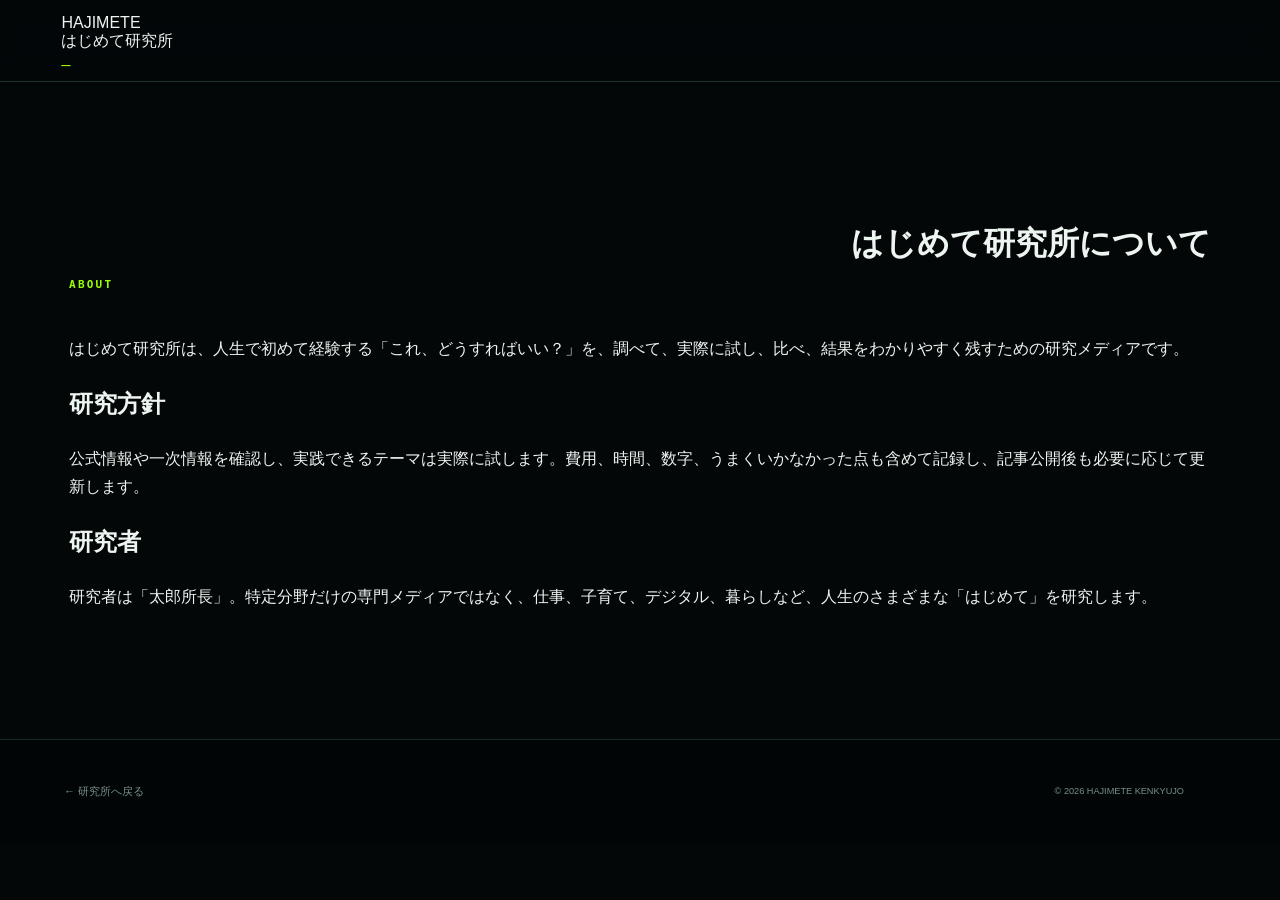
<file: about.html>
<!doctype html><html lang="ja"><head>
<!-- Google tag (gtag.js) -->
<script async src="https://www.googletagmanager.com/gtag/js?id=G-F6C81J654P"></script>
<script>
  window.dataLayer = window.dataLayer || [];
  function gtag(){dataLayer.push(arguments);}
  gtag('js', new Date());

  gtag('config', 'G-F6C81J654P');
</script><meta charset="utf-8"><meta name="viewport" content="width=device-width,initial-scale=1"><title>研究所について｜はじめて研究所</title><link rel="stylesheet" href="/styles.css"></head><body><header class="site-header"><a class="brand" href="/"><span>HAJIMETE</span> はじめて研究所<span class="cursor">_</span></a></header><main class="section"><div class="section-head"><p>ABOUT</p><h1>はじめて研究所について</h1></div><p>はじめて研究所は、人生で初めて経験する「これ、どうすればいい？」を、調べて、実際に試し、比べ、結果をわかりやすく残すための研究メディアです。</p><h2>研究方針</h2><p>公式情報や一次情報を確認し、実践できるテーマは実際に試します。費用、時間、数字、うまくいかなかった点も含めて記録し、記事公開後も必要に応じて更新します。</p><h2>研究者</h2><p>研究者は「太郎所長」。特定分野だけの専門メディアではなく、仕事、子育て、デジタル、暮らしなど、人生のさまざまな「はじめて」を研究します。</p></main><footer><a href="/">← 研究所へ戻る</a><small>© 2026 HAJIMETE KENKYUJO</small></footer></body></html>
</file>
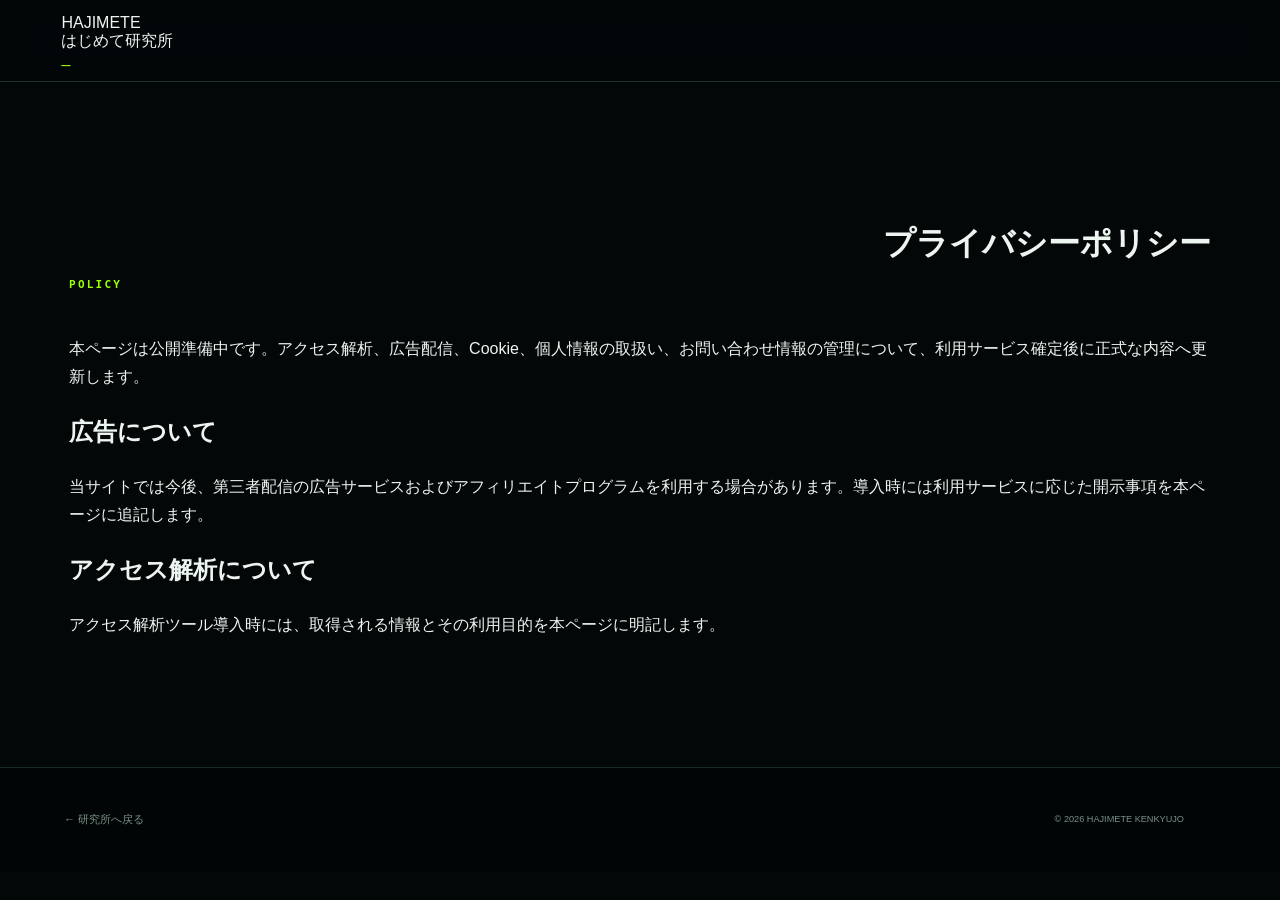
<file: privacy.html>
<!doctype html><html lang="ja"><head>
<!-- Google tag (gtag.js) -->
<script async src="https://www.googletagmanager.com/gtag/js?id=G-F6C81J654P"></script>
<script>
  window.dataLayer = window.dataLayer || [];
  function gtag(){dataLayer.push(arguments);}
  gtag('js', new Date());

  gtag('config', 'G-F6C81J654P');
</script><meta charset="utf-8"><meta name="viewport" content="width=device-width,initial-scale=1"><title>プライバシーポリシー｜はじめて研究所</title><link rel="stylesheet" href="/styles.css"></head><body><header class="site-header"><a class="brand" href="/"><span>HAJIMETE</span> はじめて研究所<span class="cursor">_</span></a></header><main class="section"><div class="section-head"><p>POLICY</p><h1>プライバシーポリシー</h1></div><p>本ページは公開準備中です。アクセス解析、広告配信、Cookie、個人情報の取扱い、お問い合わせ情報の管理について、利用サービス確定後に正式な内容へ更新します。</p><h2>広告について</h2><p>当サイトでは今後、第三者配信の広告サービスおよびアフィリエイトプログラムを利用する場合があります。導入時には利用サービスに応じた開示事項を本ページに追記します。</p><h2>アクセス解析について</h2><p>アクセス解析ツール導入時には、取得される情報とその利用目的を本ページに明記します。</p></main><footer><a href="/">← 研究所へ戻る</a><small>© 2026 HAJIMETE KENKYUJO</small></footer></body></html>
</file>
<file: styles.css>
:root{--bg:#030708;--bg2:#07100f;--panel:#081312;--panel2:#0b1917;--ink:#edf5f1;--muted:#8fa49e;--neon:#9cff00;--neon2:#c2ff52;--cyan:#57e8d6;--line:#1b3a36;--line2:#27534d;--shadow:rgba(0,0,0,.45)}*{box-sizing:border-box}html{scroll-behavior:smooth}body{margin:0;background:var(--bg);color:var(--ink);font-family:Inter,"Noto Sans JP","Yu Gothic",Meiryo,sans-serif;line-height:1.75;overflow-x:hidden}a{color:inherit;text-decoration:none}.noise{position:fixed;inset:0;pointer-events:none;z-index:99;opacity:.025;background-image:url("data:image/svg+xml,%3Csvg viewBox='0 0 180 180' xmlns='http://www.w3.org/2000/svg'%3E%3Cfilter id='n'%3E%3CfeTurbulence type='fractalNoise' baseFrequency='.9' numOctaves='3' stitchTiles='stitch'/%3E%3C/filter%3E%3Crect width='100%25' height='100%25' filter='url(%23n)' opacity='.7'/%3E%3C/svg%3E")}.site-header{height:82px;display:grid;grid-template-columns:1fr auto 1fr;align-items:center;padding:0 max(4.8vw,24px);border-bottom:1px solid #17322f;background:rgba(3,7,8,.88);position:sticky;top:0;z-index:50;backdrop-filter:blur(16px)}.brand{display:inline-flex;flex-direction:column;justify-self:start;line-height:1.1}.brand-kicker{font:700 9px/1.2 ui-monospace,SFMono-Regular,Consolas,monospace;color:var(--neon);letter-spacing:.26em;margin-bottom:7px}.brand-main{font-weight:900;font-size:17px;letter-spacing:-.02em}.cursor{color:var(--neon);animation:blink 1.1s steps(1) infinite}@keyframes blink{50%{opacity:.15}}nav{display:flex;gap:30px;font-size:12px;color:#afc0ba}nav a{position:relative;padding:9px 0}nav a span{font:9px ui-monospace,SFMono-Regular,Consolas,monospace;color:#536c65;margin-right:5px}nav a:after{content:"";position:absolute;left:0;right:100%;bottom:3px;height:1px;background:var(--neon);transition:.25s}nav a:hover:after{right:0}.header-status{justify-self:end;color:#77938b;font:9px ui-monospace,SFMono-Regular,Consolas,monospace;letter-spacing:.12em}.header-status i,.footer-status i{width:6px;height:6px;display:inline-block;border-radius:50%;background:var(--neon);box-shadow:0 0 12px var(--neon);margin-right:7px}.hero{min-height:790px;position:relative;overflow:hidden;display:grid;grid-template-columns:minmax(0,1.02fr) minmax(520px,.98fr);align-items:center;padding:90px max(5.4vw,30px) 72px;background:radial-gradient(circle at 71% 35%,rgba(9,80,71,.36),transparent 28%),radial-gradient(circle at 24% 48%,rgba(5,58,52,.28),transparent 38%),linear-gradient(120deg,#020505 0%,#06100f 56%,#010303 100%)}.hero:before{content:"";position:absolute;left:0;right:0;top:0;height:1px;background:linear-gradient(90deg,transparent,var(--cyan),transparent);opacity:.36}.hero-grid{position:absolute;inset:auto -12% -48% -12%;height:74%;opacity:.23;background-image:linear-gradient(rgba(65,151,140,.2) 1px,transparent 1px),linear-gradient(90deg,rgba(65,151,140,.2) 1px,transparent 1px);background-size:48px 48px;transform:perspective(700px) rotateX(64deg);transform-origin:top}.hero-beam{position:absolute;width:180px;height:700px;background:linear-gradient(180deg,rgba(87,232,214,.12),transparent);filter:blur(18px);transform:rotate(14deg);transform-origin:top}.beam-a{right:20%;top:-120px}.beam-b{right:2%;top:-200px;opacity:.5}.hero-inner{position:relative;z-index:4;max-width:770px}.hero-id{display:flex;justify-content:space-between;max-width:610px;color:#617c74;font:9px ui-monospace,SFMono-Regular,Consolas,monospace;letter-spacing:.15em;border-top:1px solid #173b36;padding-top:10px;margin-bottom:28px}.hero-id b{color:#89a39c;font-weight:600}.eyebrow,.section-head p,.cta-inner>p:first-child{font:700 11px/1.4 ui-monospace,SFMono-Regular,Consolas,monospace;color:var(--neon);letter-spacing:.2em}.hero h1{font-size:clamp(58px,6.9vw,106px);line-height:.99;margin:20px 0 23px;letter-spacing:-.07em;font-weight:950}.hero h1 em{font-style:normal;color:var(--neon);text-shadow:0 0 36px rgba(156,255,0,.17)}.lead{font-size:clamp(24px,2.5vw,38px);font-weight:900;letter-spacing:-.035em;margin:0 0 20px}.sub{max-width:640px;color:#9cb0a9;font-size:15px}.actions{display:flex;gap:10px;margin-top:34px}.btn{display:inline-flex;align-items:center;gap:20px;padding:14px 20px;border:1px solid #31554f;font-weight:800;font-size:12px;letter-spacing:.03em;background:rgba(7,16,15,.74);transition:.2s}.btn:hover{border-color:#6a8e85;transform:translateY(-1px)}.btn.primary{background:var(--neon);border-color:var(--neon);color:#07100f;box-shadow:0 0 30px rgba(156,255,0,.08)}.btn.disabled{opacity:.75;cursor:default}.hero-footnote{display:flex;gap:22px;margin-top:50px;font:9px ui-monospace,SFMono-Regular,Consolas,monospace;color:#58716a;letter-spacing:.1em}.lab-stage{position:relative;z-index:3;height:620px;min-width:530px;perspective:900px;filter:drop-shadow(0 30px 40px rgba(0,0,0,.35))}.lab-stage:before{content:"";position:absolute;inset:7% 1% 10%;background:linear-gradient(90deg,rgba(7,20,19,.9),rgba(5,15,14,.35)),repeating-linear-gradient(90deg,transparent 0 16%,rgba(78,164,151,.08) 16.2% 16.45%);border:1px solid rgba(69,140,130,.25);transform:skewY(-1deg);box-shadow:inset 0 0 80px rgba(16,96,85,.07),0 0 80px rgba(0,0,0,.45)}.glass-wall{position:absolute;left:7%;right:8%;top:10%;height:53%;border:1px solid rgba(74,163,150,.24);background:linear-gradient(130deg,rgba(37,93,85,.07),rgba(2,8,8,.6));box-shadow:inset 0 0 50px rgba(41,150,133,.04)}.glass-wall:before,.glass-wall:after{content:"";position:absolute;top:0;bottom:0;width:1px;background:rgba(67,139,129,.19)}.glass-wall:before{left:34%}.glass-wall:after{left:68%}.pillar{position:absolute;top:4%;bottom:8%;width:24px;background:linear-gradient(90deg,#07100f,#102421,#07100f);border-left:1px solid #254b46;border-right:1px solid #102b27;z-index:3}.p1{left:2%}.p2{right:2%}.ceiling{position:absolute;left:0;right:0;top:0;height:70px;border-top:1px solid #18342f;transform:perspective(500px) rotateX(-38deg);background:repeating-linear-gradient(90deg,#06100e 0 17%,#0e201d 17.3% 17.7%);z-index:3}.ceiling i{position:absolute;top:28px;width:21%;height:4px;background:linear-gradient(90deg,transparent,#73f7df,transparent);filter:blur(.2px);box-shadow:0 0 18px rgba(87,232,214,.3)}.ceiling i:nth-child(1){left:8%}.ceiling i:nth-child(2){left:39%}.ceiling i:nth-child(3){right:8%}.monitor-wall{position:absolute;right:8%;top:16%;width:48%;display:grid;grid-template-columns:1fr 1fr;gap:10px;transform:perspective(800px) rotateY(-4deg);z-index:5}.monitor{min-height:154px;border:1px solid #285c55;background:linear-gradient(160deg,rgba(5,17,16,.96),rgba(3,10,10,.9));padding:17px;box-shadow:inset 0 0 28px rgba(21,115,101,.07),0 14px 30px rgba(0,0,0,.32);font-family:ui-monospace,SFMono-Regular,Consolas,monospace}.monitor small{display:block;color:#6cf1de;font-size:9px;letter-spacing:.12em}.monitor strong{display:block;color:var(--neon);font-size:15px;margin-top:10px}.monitor code{display:block;color:#a5ff32;font-size:11px;line-height:1.8;margin-top:12px}.m1{grid-row:span 2;min-height:318px}.m1 strong{font-size:20px;margin:18px 0 28px}.m3 b{color:#b9cec7;font-size:22px}.pulse-line{display:block;height:1px;background:#34766d;margin:32px 0;box-shadow:0 0 10px rgba(87,232,214,.16)}.pulse-line.short{width:68%}.bars{display:flex;gap:5px;align-items:end;height:42px;margin-top:18px}.bars i{width:12%;background:#3e8e83}.bars i:nth-child(1){height:30%}.bars i:nth-child(2){height:70%;background:var(--neon)}.bars i:nth-child(3){height:45%}.bars i:nth-child(4){height:90%}.workbench{position:absolute;left:10%;right:5%;bottom:9%;height:150px;background:linear-gradient(180deg,#10201d,#050a0a 16%,#030606 65%);border-top:2px solid #234b45;transform:skewX(-3deg);z-index:6;box-shadow:0 -8px 40px rgba(0,0,0,.45)}.workbench:after{content:"";position:absolute;left:7%;right:8%;top:92px;height:42px;border-top:1px solid #1c3632;background:#050909}.desk-screen{position:absolute;left:17%;top:-74px;width:170px;height:100px;border:1px solid #2a6259;background:#06110f;transform:rotate(-2deg);padding:12px;box-shadow:0 0 40px rgba(38,170,149,.08)}.desk-screen span{font:8px monospace;color:var(--neon)}.desk-screen i{display:block;height:1px;background:#347a70;margin:14px 0}.desk-screen i:nth-of-type(2){width:72%}.desk-screen i:nth-of-type(3){width:86%}.desk-light{position:absolute;left:54%;top:-14px;width:110px;height:6px;background:#77f8e3;box-shadow:0 0 38px rgba(87,232,214,.55)}.floor-lines{position:absolute;left:5%;right:4%;bottom:-1%;height:22%;background:repeating-linear-gradient(90deg,transparent 0 12%,rgba(69,153,141,.13) 12.2% 12.4%),repeating-linear-gradient(0deg,transparent 0 28%,rgba(69,153,141,.12) 28.4% 28.8%);transform:perspective(420px) rotateX(68deg);transform-origin:bottom;z-index:2}.lab-caption{position:absolute;right:6%;bottom:2%;font:8px monospace;color:#526d66;letter-spacing:.17em;z-index:8}.section{position:relative;padding:112px max(5.4vw,30px)}.section-shell{max-width:1320px;margin:auto}.section-head{display:flex;align-items:flex-end;justify-content:space-between;margin-bottom:42px}.section-head h2{font-size:clamp(34px,4vw,54px);line-height:1.16;margin:6px 0 0;letter-spacing:-.045em}.section-head p{margin:0}.section-code{font:9px ui-monospace,SFMono-Regular,Consolas,monospace;color:#5f7971;letter-spacing:.16em;border:1px solid #1c3934;padding:7px 10px}.research-zone{background:linear-gradient(180deg,#07100f,#050b0b);border-top:1px solid #122c28;border-bottom:1px solid #102622}.research-zone:before{content:"";position:absolute;inset:0;background:linear-gradient(90deg,transparent 49.9%,rgba(46,105,96,.06) 50%,transparent 50.1%);pointer-events:none}.research-card{display:grid;grid-template-columns:188px 1fr;border:1px solid #20443f;background:linear-gradient(135deg,rgba(11,27,24,.95),rgba(5,12,11,.98));box-shadow:0 28px 70px rgba(0,0,0,.2);position:relative;overflow:hidden}.research-card:after{content:"";position:absolute;top:-70px;right:-70px;width:230px;height:230px;border:1px solid rgba(156,255,0,.08);border-radius:50%;box-shadow:0 0 0 40px rgba(156,255,0,.018),0 0 0 80px rgba(156,255,0,.012)}.research-index{padding:34px 30px;border-right:1px solid #1d403a;background:rgba(4,13,12,.7);position:relative;z-index:2}.research-index>span{font:8px monospace;color:#6f8c84;letter-spacing:.18em}.number{font:700 78px/1 ui-monospace,SFMono-Regular,Consolas,monospace;color:var(--neon);margin-top:8px}.research-index>i{display:block;height:1px;background:#254d47;margin:28px 0}.research-index small{font:9px monospace;color:#93aaa3;letter-spacing:.16em}.research-body{padding:36px 40px 40px;position:relative;z-index:2}.status{font:700 10px ui-monospace,SFMono-Regular,Consolas,monospace;color:var(--neon);letter-spacing:.14em;margin:0}.status i{display:inline-block;width:6px;height:6px;border-radius:50%;background:var(--neon);box-shadow:0 0 10px rgba(156,255,0,.7);margin-right:7px}.research-card h3{font-size:clamp(25px,3vw,39px);line-height:1.42;margin:10px 0 14px;max-width:950px;letter-spacing:-.035em}.research-desc{color:#9fb0ab;max-width:900px;margin-bottom:28px}.research-stats{display:grid;grid-template-columns:repeat(4,1fr);border-top:1px solid #1a3934;border-bottom:1px solid #1a3934;margin:26px 0}.research-stats div{padding:16px 18px;border-right:1px solid #1a3934}.research-stats div:first-child{padding-left:0}.research-stats div:last-child{border-right:0}.research-stats small{display:block;font:8px monospace;color:#5f7c74;letter-spacing:.13em;margin-bottom:3px}.research-stats b{font:12px ui-monospace,SFMono-Regular,Consolas,monospace;color:#bdd0ca;font-weight:600}.progress-head{display:flex;justify-content:space-between;font:8px monospace;color:#66837a;letter-spacing:.12em}.track{height:3px;background:#102b27;margin:10px 0 12px}.track i{display:block;height:100%;background:var(--neon);box-shadow:0 0 14px rgba(156,255,0,.3)}.milestones{display:grid;grid-template-columns:repeat(4,1fr);font-size:9px;color:#546c65}.milestones .done{color:var(--neon)}.labs-zone{background:radial-gradient(circle at 50% 0,#0a1d1a,transparent 31%),#030708}.labs{display:grid;grid-template-columns:repeat(3,1fr);gap:16px}.lab-card{min-height:430px;padding:24px;border:1px solid #1b3b36;background:linear-gradient(155deg,#0a1715,#050b0b);position:relative;overflow:hidden;transition:.25s}.lab-card:hover{transform:translateY(-4px);border-color:#32685f;box-shadow:0 24px 60px rgba(0,0,0,.24)}.lab-card:before{content:"";position:absolute;inset:0;background:linear-gradient(135deg,transparent 65%,rgba(156,255,0,.035));pointer-events:none}.lab-top,.lab-bottom{display:flex;justify-content:space-between;align-items:center;font:8px ui-monospace,SFMono-Regular,Consolas,monospace;letter-spacing:.15em}.lab-top span,.lab-bottom span{color:var(--neon)}.lab-top i{font-style:normal;color:#536d66}.lab-visual{height:154px;border:1px solid #173833;margin:23px 0;background:linear-gradient(150deg,#07110f,#040909);position:relative;overflow:hidden}.lab-visual:before{content:"";position:absolute;inset:0;background-image:linear-gradient(rgba(70,150,139,.09) 1px,transparent 1px),linear-gradient(90deg,rgba(70,150,139,.09) 1px,transparent 1px);background-size:22px 22px}.visual-child .ring{position:absolute;left:50%;top:50%;width:90px;height:90px;border:1px solid #37756c;border-radius:50%;transform:translate(-50%,-50%);box-shadow:0 0 0 14px rgba(58,122,112,.05),0 0 0 28px rgba(58,122,112,.025)}.visual-child .ring:before,.visual-child .ring:after{content:"";position:absolute;left:50%;top:50%;background:#38786f;transform:translate(-50%,-50%)}.visual-child .ring:before{width:120px;height:1px}.visual-child .ring:after{height:120px;width:1px}.visual-child .dot{position:absolute;width:7px;height:7px;border-radius:50%;background:var(--neon);box-shadow:0 0 12px rgba(156,255,0,.7)}.d1{left:27%;top:36%}.d2{right:25%;top:45%}.d3{left:54%;bottom:21%}.visual-work{display:flex;gap:9px;align-items:end;padding:29px}.visual-work span{flex:1;border:1px solid #2b6259;background:linear-gradient(180deg,rgba(79,176,160,.15),rgba(7,20,18,.7));position:relative;z-index:2}.visual-work span:nth-child(1){height:37%}.visual-work span:nth-child(2){height:73%;border-color:#6abf55}.visual-work span:nth-child(3){height:52%}.visual-work span:nth-child(4){height:90%}.visual-life span{position:absolute;border:1px solid #2f6a61}.visual-life span:nth-child(1){width:110px;height:70px;left:12%;top:25%}.visual-life span:nth-child(2){width:90px;height:90px;right:15%;top:20%;transform:rotate(45deg)}.visual-life span:nth-child(3){left:50%;bottom:20px;width:1px;height:100px;background:#336c63}.lab-card h3{font-size:26px;margin:4px 0 9px;letter-spacing:-.03em}.lab-card p{color:#8fa39c;font-size:13px;min-height:72px}.lab-bottom{border-top:1px solid #17352f;margin-top:22px;padding-top:14px;color:#7c918b}.lab-bottom b{font-size:18px;font-weight:400}.policy-zone{background:linear-gradient(90deg,#050b0b,#081310 52%,#040909);border-top:1px solid #102923;border-bottom:1px solid #102923}.policy-layout{display:grid;grid-template-columns:.9fr 1.1fr;gap:80px;align-items:center}.section-head.compact{margin-bottom:22px}.policy-intro>p{color:#95aaa3;max-width:610px}.policy-seal{width:190px;height:190px;border:1px solid #27534c;border-radius:50%;margin-top:38px;display:flex;flex-direction:column;align-items:center;justify-content:center;box-shadow:inset 0 0 0 10px #07110f,inset 0 0 0 11px #18362f;color:#78928a;transform:rotate(-5deg)}.policy-seal span,.policy-seal small{font:8px monospace;letter-spacing:.15em}.policy-seal b{font:700 15px monospace;color:var(--neon);margin:6px 0}.process{border:1px solid #1d403a;background:#06100f}.process div{display:grid;grid-template-columns:66px 1fr auto;align-items:center;min-height:86px;padding:0 22px;border-bottom:1px solid #1d403a;position:relative}.process div:last-child{border-bottom:0}.process div:before{content:"";position:absolute;left:65px;top:0;bottom:0;width:1px;background:#1d403a}.process b{font:700 24px monospace;color:var(--neon)}.process span{font-weight:900;font-size:16px;padding-left:22px}.process small{font:8px monospace;color:#58736a;letter-spacing:.14em}.reports-zone{background:#030708}.report-card{display:grid;grid-template-columns:.9fr 1.1fr;min-height:330px;border:1px solid #1b3c36;background:#06100f;overflow:hidden}.report-thumb{position:relative;border-right:1px solid #1b3c36;background:radial-gradient(circle at 50% 45%,rgba(22,91,81,.32),transparent 42%),linear-gradient(135deg,#071412,#020606);display:flex;align-items:center;justify-content:center;overflow:hidden}.report-thumb:before{content:"";position:absolute;inset:0;background-image:linear-gradient(rgba(65,145,133,.1) 1px,transparent 1px),linear-gradient(90deg,rgba(65,145,133,.1) 1px,transparent 1px);background-size:30px 30px}.report-terminal{position:relative;z-index:2;width:72%;border:1px solid #2f695f;background:rgba(4,12,11,.92);padding:24px;box-shadow:0 18px 60px rgba(0,0,0,.42)}.report-terminal small{font:8px monospace;color:#6bdcca;letter-spacing:.13em}.report-terminal b{display:block;color:var(--neon);font:700 18px monospace;margin:9px 0 18px}.report-terminal code{color:#9dbab1;font:10px/1.9 monospace}.scan{position:absolute;left:0;right:0;height:1px;background:rgba(156,255,0,.5);box-shadow:0 0 14px rgba(156,255,0,.4);animation:scan 4s linear infinite;z-index:4}@keyframes scan{0%{top:8%}50%{top:90%}100%{top:8%}}.report-copy{padding:44px 48px}.report-labels{display:flex;gap:6px}.report-labels span{font:8px monospace;color:#789188;border:1px solid #244a43;padding:5px 8px}.report-labels span:first-child{color:var(--neon);border-color:#416633}.report-copy h3{font-size:clamp(25px,3vw,38px);line-height:1.4;margin:22px 0 13px;letter-spacing:-.035em}.report-copy p{color:#8fa39c;max-width:680px}.report-link{display:inline-flex;gap:28px;align-items:center;margin-top:22px;font:9px monospace;color:var(--neon);letter-spacing:.12em}.report-link b{font-size:18px;font-weight:400}.cta{position:relative;min-height:540px;display:grid;place-items:center;text-align:center;overflow:hidden;border-top:1px solid #16342f;background:radial-gradient(circle at 50% 55%,rgba(19,90,78,.24),transparent 31%),#040909}.cta:before{content:"";position:absolute;inset:0;background:repeating-linear-gradient(90deg,transparent 0 8%,rgba(62,135,124,.035) 8.1% 8.25%)}.portal{position:absolute;left:50%;bottom:-150px;transform:translateX(-50%);width:480px;height:480px;border:1px solid #25554e;border-radius:50%;box-shadow:0 0 0 45px rgba(50,116,104,.025),0 0 0 90px rgba(50,116,104,.018),0 0 100px rgba(25,135,116,.13)}.portal:before{content:"";position:absolute;inset:90px;border-radius:50%;background:radial-gradient(circle,#1e6457 0,#0b2b26 25%,#04100e 57%,transparent 70%);filter:blur(1px)}.portal i{position:absolute;left:50%;top:0;bottom:50%;width:1px;background:linear-gradient(var(--cyan),transparent);transform-origin:bottom}.portal i:nth-child(2){transform:rotate(38deg)}.portal i:nth-child(3){transform:rotate(-38deg)}.cta-inner{position:relative;z-index:3;max-width:760px;padding:40px 20px}.cta h2{font-size:clamp(40px,5.5vw,68px);line-height:1.15;margin:16px 0 18px;letter-spacing:-.05em}.cta-inner>p:not(:first-child){color:#9aada7}.cta .btn{margin-top:22px}footer{padding:42px max(5vw,24px);display:grid;grid-template-columns:1.3fr auto auto;gap:32px;align-items:center;border-top:1px solid #132b27;background:#020505;color:#789088;font-size:11px}.footer-brand{display:flex;flex-direction:column}.footer-brand b{font-size:16px;color:#c7d3cf}.footer-brand b span{color:var(--neon)}.footer-brand small{font:7px monospace;color:#536c65;letter-spacing:.13em;margin-top:3px}.footer-links{display:flex;gap:22px}.footer-status{font:8px monospace;letter-spacing:.13em}.copyright{grid-column:1/-1;color:#41564f;border-top:1px solid #10241f;padding-top:18px}@media(max-width:1050px){.site-header{grid-template-columns:1fr auto}.site-header nav{display:none}.header-status{display:block}.hero{grid-template-columns:1fr;min-height:980px;padding-top:70px}.hero-inner{max-width:760px}.lab-stage{width:min(720px,100%);height:510px;margin:20px auto 0}.policy-layout{grid-template-columns:1fr;gap:40px}.policy-seal{display:none}}@media(max-width:760px){.site-header{height:68px;padding:0 18px}.header-status{display:none}.brand-kicker{font-size:7px}.brand-main{font-size:15px}.hero{min-height:860px;padding:55px 20px 30px;display:block}.hero h1{font-size:54px}.hero-id{font-size:7px}.lead{font-size:24px}.sub{font-size:13px}.actions{flex-direction:column;align-items:flex-start}.hero-footnote{gap:10px;flex-wrap:wrap}.lab-stage{height:380px;min-width:0;margin-top:40px}.monitor-wall{width:68%;right:6%}.monitor{min-height:100px;padding:10px}.m1{min-height:210px}.monitor small{font-size:7px}.monitor strong{font-size:11px}.m1 strong{font-size:14px}.monitor code{font-size:8px}.workbench{height:95px}.desk-screen{width:120px;height:74px;top:-45px}.section{padding:78px 20px}.section-head{align-items:flex-start}.section-code{display:none}.section-head h2{font-size:38px}.research-card{grid-template-columns:1fr}.research-index{border-right:0;border-bottom:1px solid #1d403a;padding:22px}.number{font-size:54px}.research-body{padding:25px 22px 30px}.research-card h3{font-size:25px}.research-stats{grid-template-columns:1fr 1fr}.research-stats div:nth-child(2){border-right:0}.research-stats div:nth-child(-n+2){border-bottom:1px solid #1a3934}.research-stats div:first-child{padding-left:18px}.milestones{font-size:7px}.labs{grid-template-columns:1fr}.lab-card{min-height:390px}.policy-layout{grid-template-columns:1fr}.process div{grid-template-columns:50px 1fr auto}.process div:before{left:49px}.report-card{grid-template-columns:1fr}.report-thumb{min-height:250px;border-right:0;border-bottom:1px solid #1b3c36}.report-copy{padding:30px 24px}.portal{width:360px;height:360px;bottom:-120px}.cta{min-height:480px}.cta h2{font-size:42px}footer{grid-template-columns:1fr;gap:20px}.footer-links{flex-direction:column;gap:6px}.footer-status{display:none}}@media(prefers-reduced-motion:reduce){html{scroll-behavior:auto}.cursor,.scan{animation:none}.lab-card,.btn{transition:none}}

/* TOP RIGHT LAB IMAGE v1 */
/* Keep the approved hero layout. Only replace the right-side lab-stage visual. */
.lab-stage{
  position:relative;
  overflow:hidden;
  border:1px solid rgba(87,232,214,.24);
  background:
    linear-gradient(90deg,rgba(3,7,8,.28) 0%,rgba(3,7,8,.08) 28%,rgba(3,7,8,.02) 70%),
    url('/assets/top-lab.webp') 62% center / cover no-repeat;
  box-shadow:
    0 28px 70px rgba(0,0,0,.32),
    0 0 50px rgba(48,145,137,.08),
    inset 0 0 40px rgba(0,0,0,.16);
}
.lab-stage:before{display:none!important}
.lab-stage>*, .lab-stage .ceiling, .lab-stage .pillar, .lab-stage .glass-wall,
.lab-stage .monitor-wall, .lab-stage .workbench, .lab-stage .floor-lines,
.lab-stage .lab-caption{display:none!important}

@media(max-width:1050px){
  .lab-stage{
    background-position:64% center;
  }
}
@media(max-width:760px){
  .lab-stage{
    background-position:66% center;
    border-color:rgba(87,232,214,.18);
  }
}

/* Research 001 CTA */
.research-open{display:inline-flex;align-items:center;gap:18px;margin-top:28px;padding:13px 18px;border:1px solid var(--neon);color:#07100f;background:var(--neon);font:800 12px/1.2 Inter,"Noto Sans JP","Yu Gothic",sans-serif;letter-spacing:.04em;position:relative;z-index:5;transition:.2s;box-shadow:0 0 22px rgba(156,255,0,.08)}
.research-open b{font-size:16px}.research-open:hover{transform:translateY(-2px);box-shadow:0 8px 28px rgba(156,255,0,.12)}

/* Daily research update card */
.report-update-card{margin-bottom:18px}
.report-update-card .update-thumb{background:
radial-gradient(circle at 74% 34%,rgba(156,255,0,.14),transparent 22%),
linear-gradient(145deg,#071412,#030707)}
.report-update-card .report-terminal{border-color:#395e33}
.report-update-card .report-terminal b{color:var(--neon)}

/* Work lab photo */
.visual-work-photo{padding:0;display:block;background:#040909}
.visual-work-photo:before{display:none}
.visual-work-photo img{display:block;width:100%;height:100%;object-fit:cover;object-position:center center}
</file>
<file: report.css>
.report-page{background:#05090a}.report-hero{position:relative;min-height:520px;display:flex;align-items:end;overflow:hidden;border-bottom:1px solid #17322f;background:#04100e}.report-hero-bg{position:absolute;inset:0;background:linear-gradient(90deg,rgba(3,8,8,.97) 0%,rgba(3,8,8,.88) 46%,rgba(3,8,8,.48) 76%,rgba(3,8,8,.82) 100%),url("/assets/top-lab.webp") center/cover no-repeat;filter:saturate(.78)}.report-hero-inner{position:relative;z-index:2;width:min(1100px,90vw);margin:0 auto;padding:74px 0 62px}.back-link{display:inline-block;margin-bottom:34px;color:#91aaa2;font:700 11px ui-monospace,SFMono-Regular,Consolas,monospace;letter-spacing:.08em}.back-link:hover{color:var(--neon)}.report-kicker{color:var(--neon);font:700 11px ui-monospace,SFMono-Regular,Consolas,monospace;letter-spacing:.2em;margin-bottom:14px}.report-hero h1{max-width:1040px;margin:0;font-size:clamp(38px,5.2vw,72px);line-height:1.18;letter-spacing:-.055em}.report-hero p{max-width:820px;color:#a9bbb5;font-size:16px;margin:22px 0 28px}.report-meta{display:flex;flex-wrap:wrap;gap:8px}.report-meta span{padding:7px 10px;border:1px solid #24443e;color:#78958c;font:9px ui-monospace,SFMono-Regular,Consolas,monospace;letter-spacing:.08em;background:rgba(3,10,9,.52)}.article-shell{background:#edf2f1;padding:78px 24px 120px}.article-body{width:min(920px,100%);margin:0 auto;color:#182326;font-family:Inter,"Noto Sans JP","Yu Gothic",Meiryo,sans-serif;font-size:17px;line-height:1.95}.article-body>p{margin:0 0 22px}.article-body h2{font-size:clamp(29px,4vw,43px);line-height:1.35;letter-spacing:-.04em;margin:82px 0 26px;padding-top:6px;color:#0b1719}.article-body h3{font-size:24px;line-height:1.5;margin:46px 0 18px;color:#132326}.article-body strong{color:#07100f}.article-body a{color:#176f61;text-decoration:underline;text-decoration-thickness:1px;text-underline-offset:3px}.article-body img{display:block;width:100%;height:auto;margin:32px 0 38px;border:1px solid #c8d4d1;border-radius:10px;background:#081018;box-shadow:0 12px 32px rgba(10,35,31,.1)}.article-body blockquote{margin:38px 0;padding:24px 28px;border-left:4px solid #73d900;background:#e3ece8;border-radius:0 8px 8px 0}.article-body blockquote p{margin:0 0 10px}.article-body blockquote p:last-child{margin-bottom:0}.article-body ul,.article-body ol{margin:20px 0 30px;padding-left:1.5em}.article-body li{margin:8px 0}.article-body hr{border:0;border-top:1px solid #c8d4d1;margin:64px 0}.article-body code{background:#dfe8e5;border:1px solid #c6d3cf;border-radius:4px;padding:.1em .35em;font-family:ui-monospace,SFMono-Regular,Consolas,monospace;font-size:.9em}.article-body pre{overflow:auto;background:#081018;color:#dbe7e3;padding:24px;border-radius:9px;margin:30px 0 38px;line-height:1.65}.article-body pre code{background:none;border:0;padding:0;color:inherit}.table-wrap{overflow:auto;margin:26px 0 40px;border:1px solid #c7d3d0;border-radius:8px;background:#fff}.article-body table{width:100%;border-collapse:collapse;font-size:15px}.article-body th,.article-body td{padding:14px 16px;text-align:left;border-bottom:1px solid #dce4e2}.article-body th{background:#0b1719;color:#fff;font-weight:800}.article-body tr:last-child td{border-bottom:0}.article-end{margin-top:90px;padding:40px;background:#081311;color:#eaf2ef;border:1px solid #20443f;border-radius:10px}.article-end>span{font:700 10px ui-monospace,SFMono-Regular,Consolas,monospace;color:var(--neon);letter-spacing:.16em}.article-end h2{color:#fff;margin:12px 0 12px;padding:0;font-size:34px}.article-end p{color:#9db0aa}.article-home{display:inline-block!important;margin-top:12px;padding:12px 18px;background:var(--neon);color:#07100f!important;text-decoration:none!important;font-weight:900;font-size:13px}@media(max-width:760px){.report-hero{min-height:460px}.report-hero-inner{padding:52px 0 42px}.article-shell{padding:52px 18px 90px}.article-body{font-size:16px}.article-body h2{margin-top:62px}.report-meta{gap:6px}.report-meta span{font-size:8px}}
/* Sticky article index */
.article-layout{width:min(1320px,100%);margin:0 auto;display:grid;grid-template-columns:250px minmax(0,920px);gap:54px;align-items:start;justify-content:center}
.article-toc{position:sticky;top:112px;align-self:start}
.toc-panel{background:#07100f;border:1px solid #1f3e39;padding:20px 18px 18px;box-shadow:0 14px 36px rgba(8,24,21,.08)}
.toc-kicker{font:700 8px ui-monospace,SFMono-Regular,Consolas,monospace;letter-spacing:.18em;color:#6ba55d;margin-bottom:4px}
.toc-title{font-weight:900;font-size:17px;color:#10201f;margin-bottom:14px}
.toc-nav{display:flex;flex-direction:column;gap:0}
.toc-nav a{display:grid;grid-template-columns:34px 1fr;gap:8px;align-items:center;padding:9px 7px;border-top:1px solid #d5dfdc;color:#536761;font-size:12px;line-height:1.45;text-decoration:none;transition:.18s}
.toc-nav a:first-child{border-top:0}
.toc-nav a span{font:700 8px ui-monospace,SFMono-Regular,Consolas,monospace;color:#8ca09a;letter-spacing:.06em}
.toc-nav a:hover,.toc-nav a.active{color:#0d1a18;background:#e1eadf}
.toc-nav a.active{box-shadow:inset 3px 0 0 #73d900}
.toc-nav a.active span{color:#4e9100}
.article-body h2[id]{scroll-margin-top:118px}
@media(max-width:1100px){
  .article-layout{display:block;width:min(920px,100%)}
  .article-toc{position:static;margin:0 auto 52px}
  .toc-panel{padding:20px}
  .toc-nav{display:grid;grid-template-columns:repeat(2,minmax(0,1fr))}
  .toc-nav a:nth-child(2){border-top:0}
}
@media(max-width:620px){
  .toc-nav{grid-template-columns:1fr}
  .toc-nav a:nth-child(2){border-top:1px solid #d5dfdc}
}

/* TOC cache-safe override */
.article-toc{display:block;position:sticky;top:104px;align-self:start;z-index:4}
.article-toc .toc-panel{background:#ffffff;border:1px solid #cfdad7;padding:18px 16px 16px;border-radius:8px;box-shadow:0 12px 28px rgba(13,40,35,.08)}
.article-toc .toc-kicker{color:#5b8c35}
.article-toc .toc-title{color:#12201d;font-size:16px}
.article-toc nav.toc-nav{display:flex;flex-direction:column;gap:0;font-size:12px;color:#52645e}
.article-toc nav.toc-nav a{display:grid;grid-template-columns:34px minmax(0,1fr);gap:8px;align-items:center;padding:8px 7px;border-top:1px solid #e0e7e5;color:#52645e;text-decoration:none;position:relative}
.article-toc nav.toc-nav a:first-child{border-top:0}
.article-toc nav.toc-nav a:after{display:none!important}
.article-toc nav.toc-nav a span{margin:0;color:#8a9a95;font-size:8px}
.article-toc nav.toc-nav a:hover,.article-toc nav.toc-nav a.active{background:#eef5ea;color:#102019}
.article-toc nav.toc-nav a.active{box-shadow:inset 3px 0 0 #73d900}
@media(max-width:1100px){
  .article-toc{position:static;margin:0 auto 44px}
  .article-toc nav.toc-nav{display:grid;grid-template-columns:repeat(2,minmax(0,1fr));gap:0}
}
@media(max-width:620px){
  .article-toc nav.toc-nav{grid-template-columns:1fr}
}
</file>
